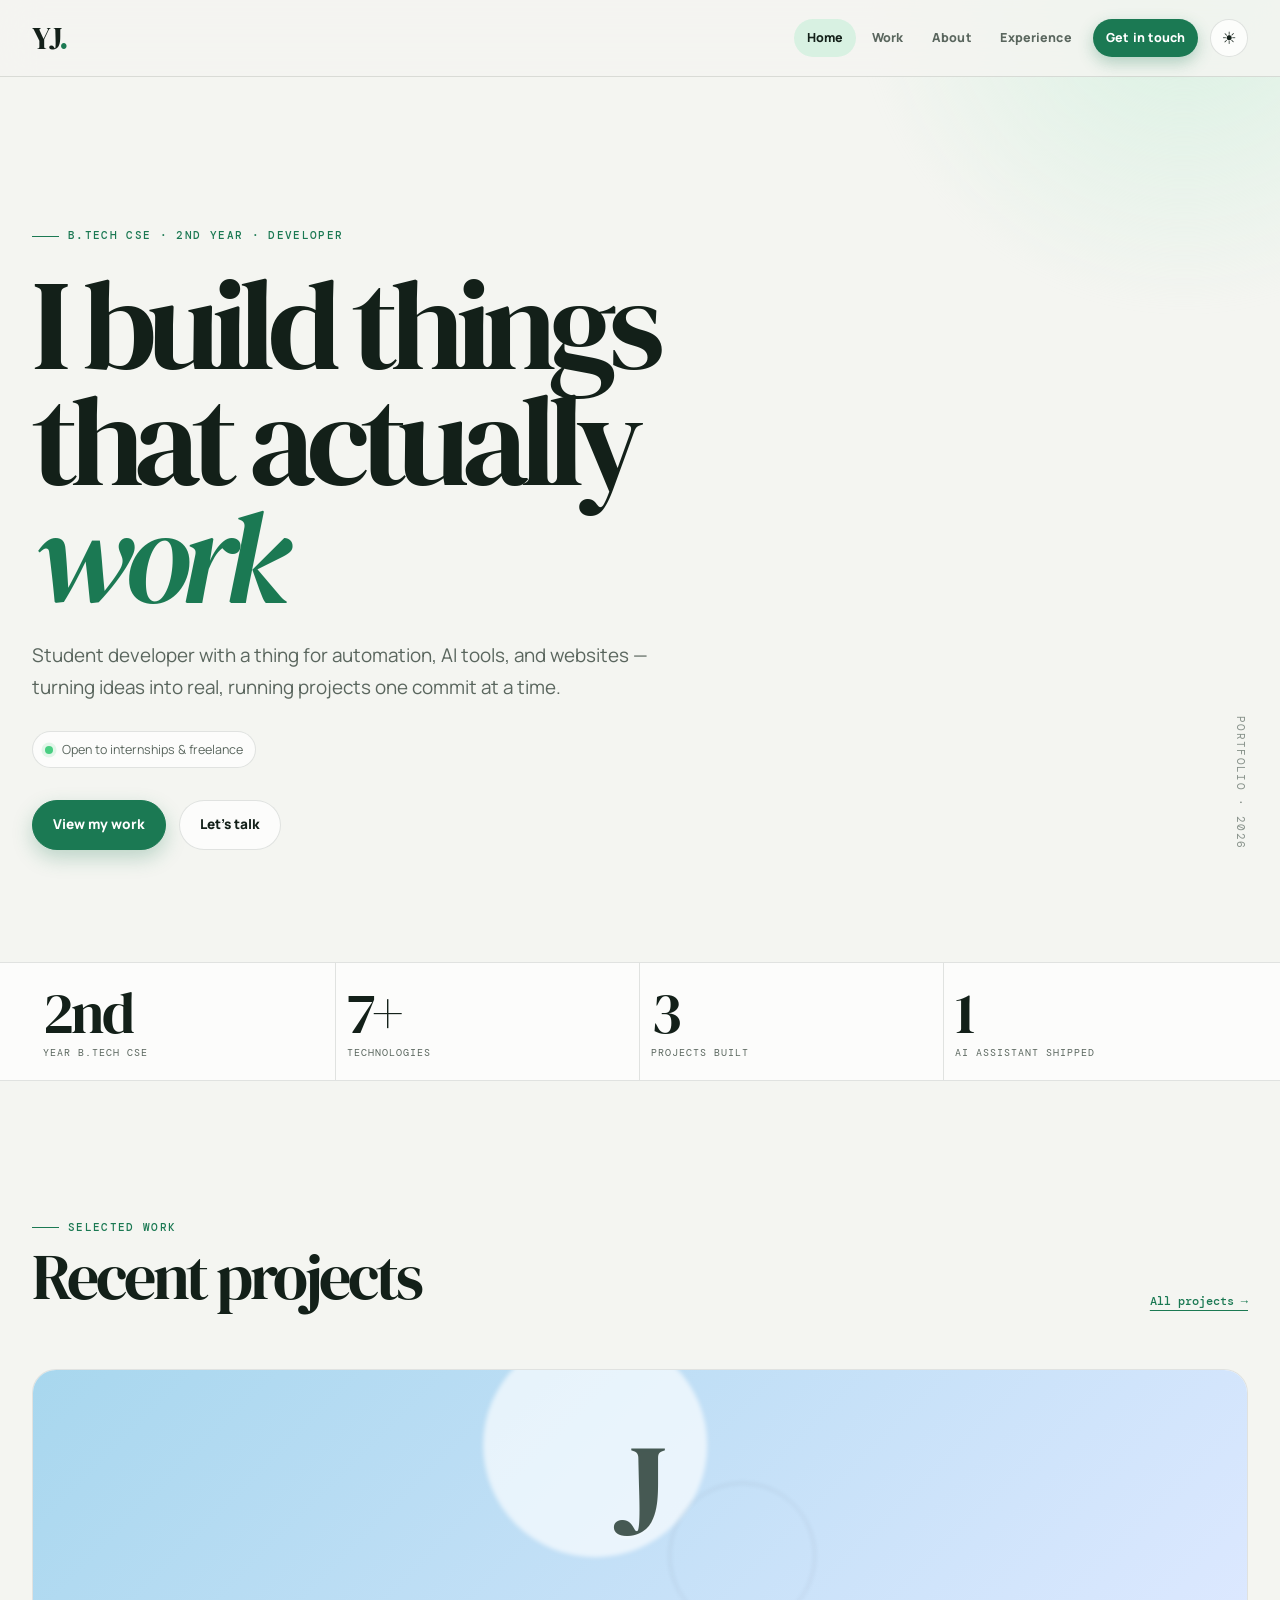
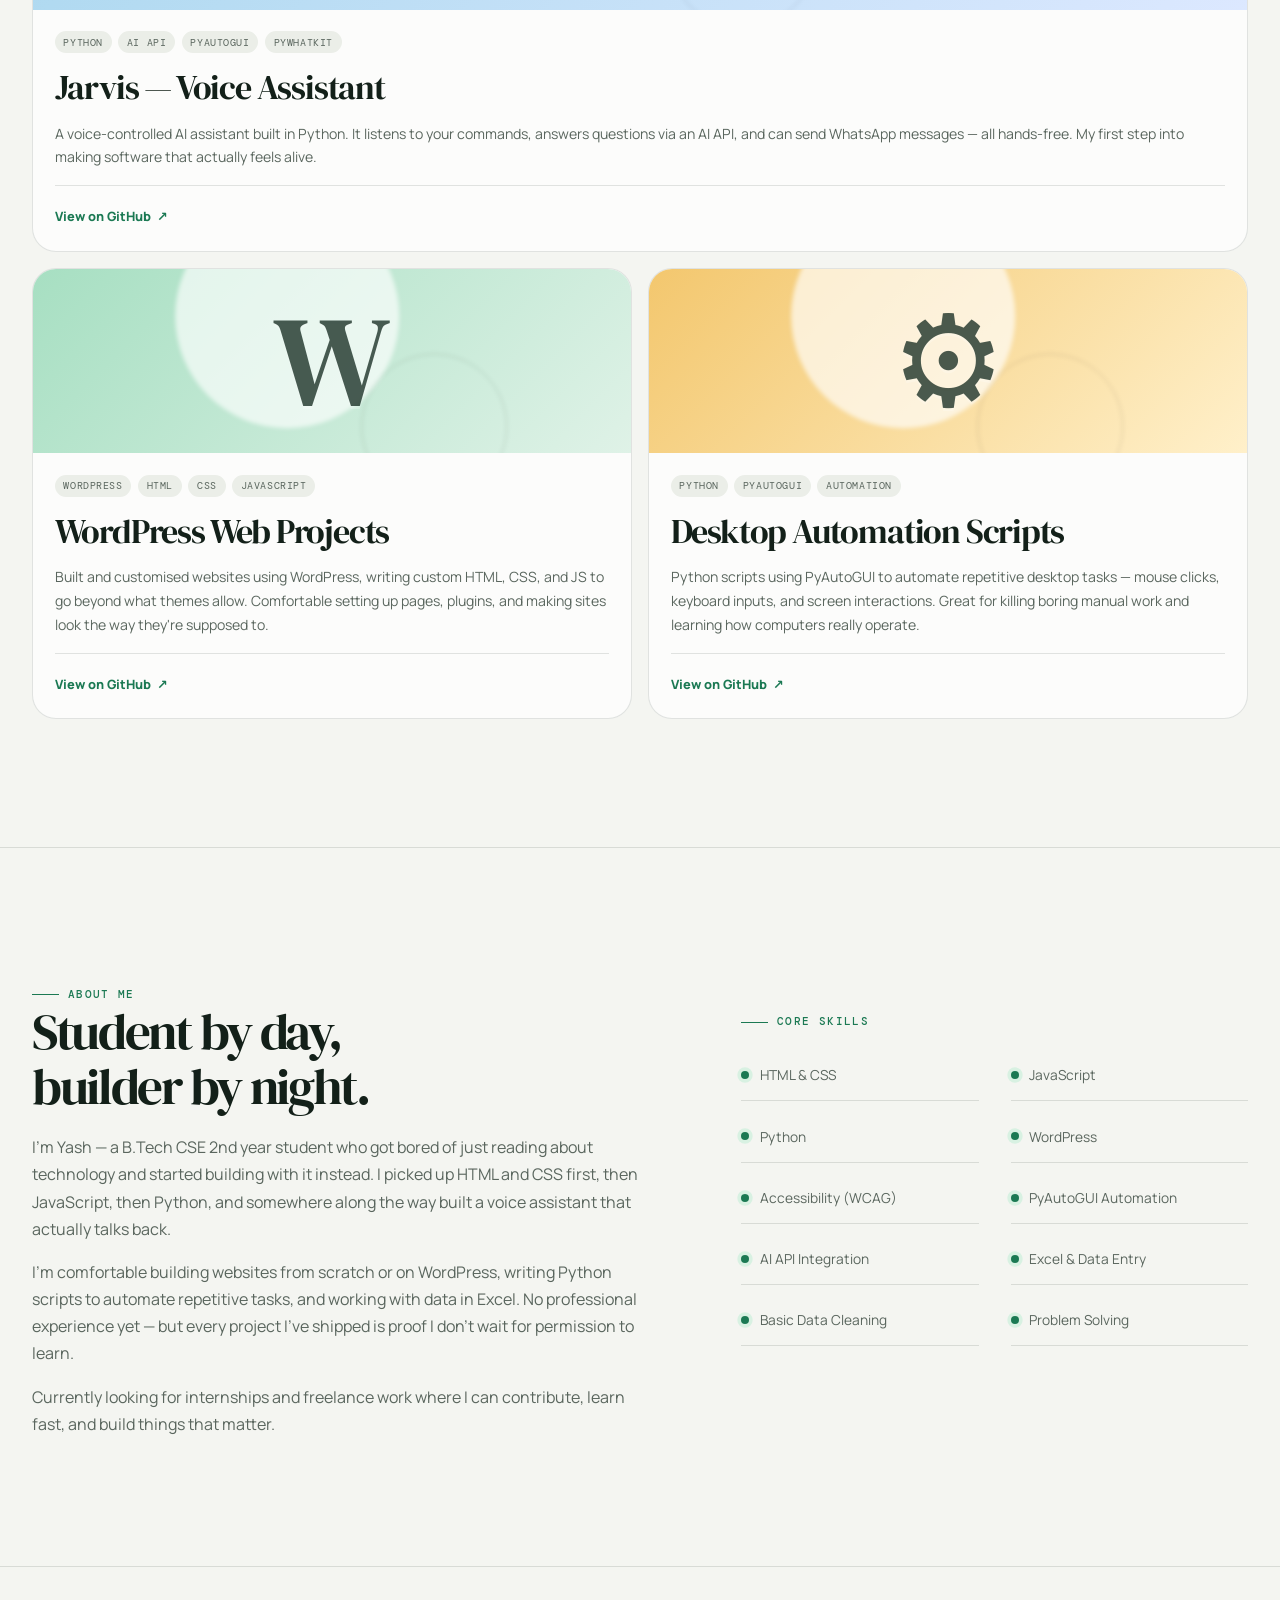
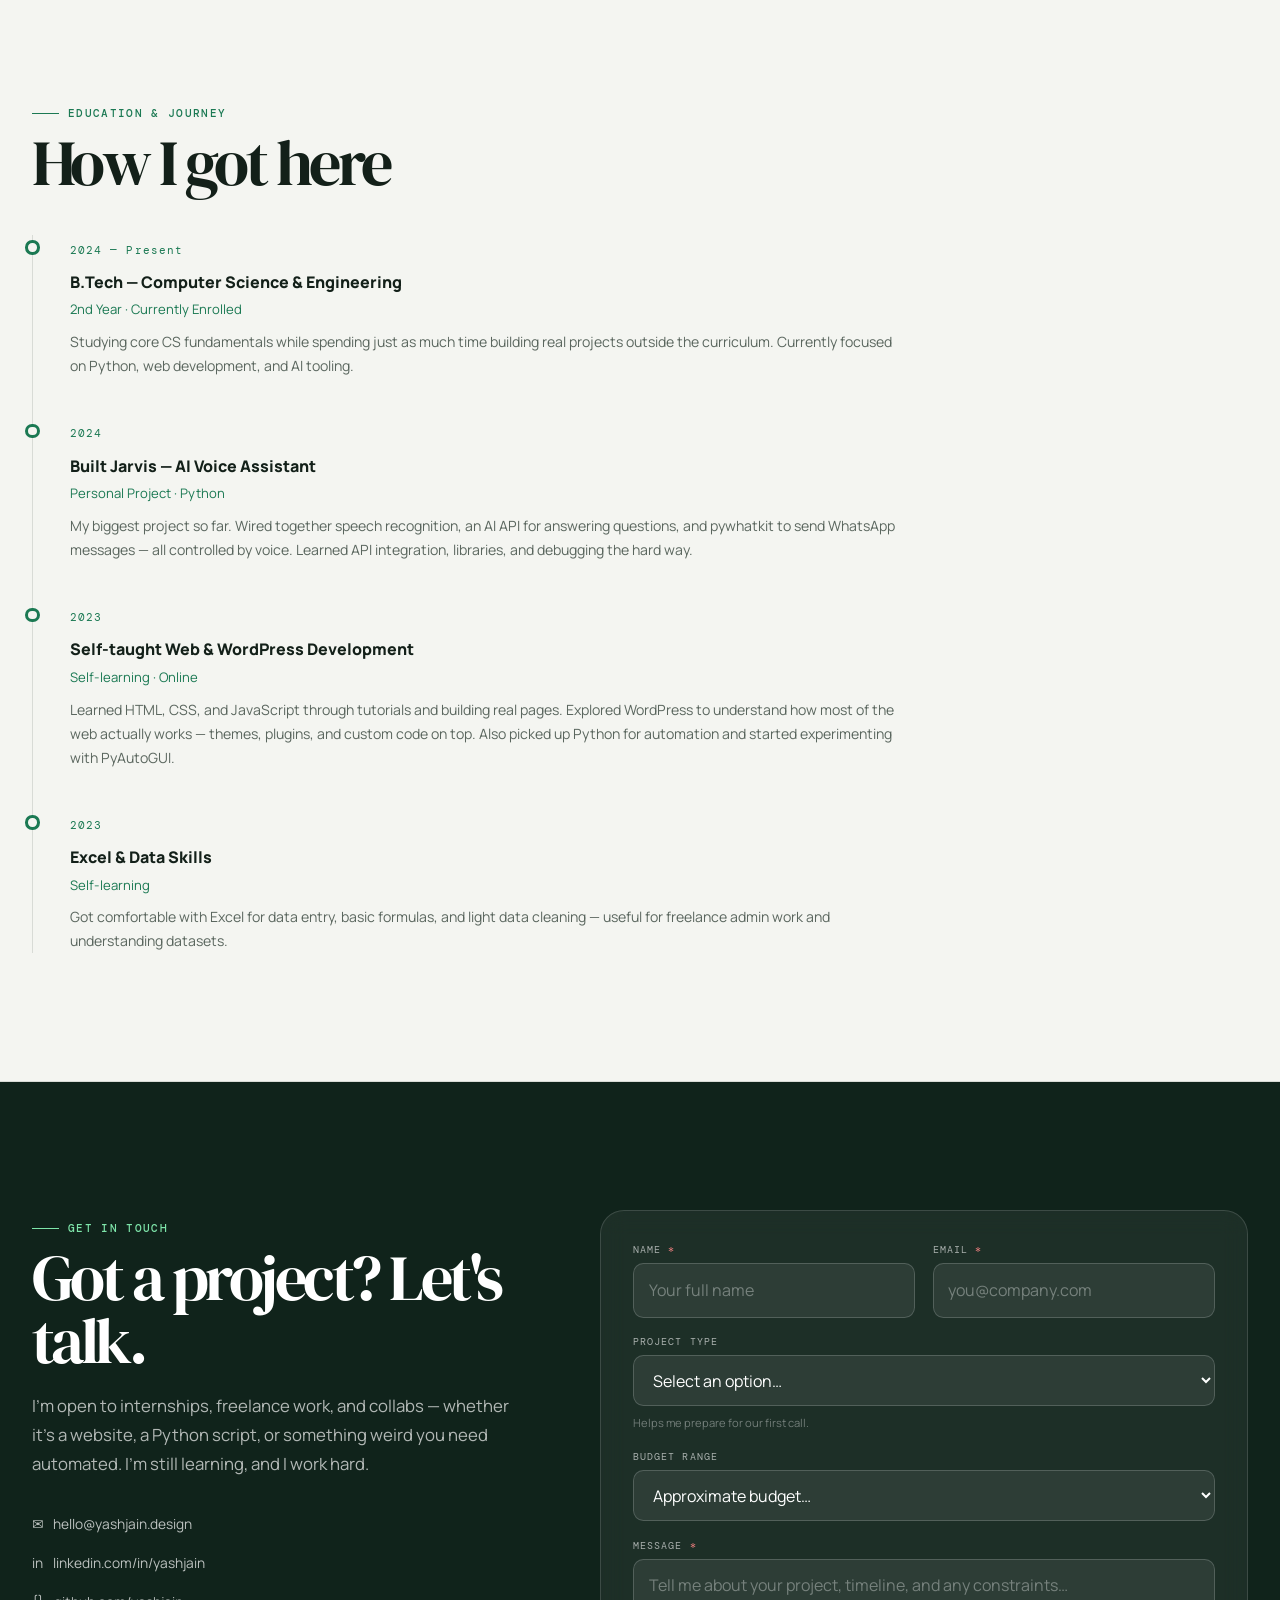
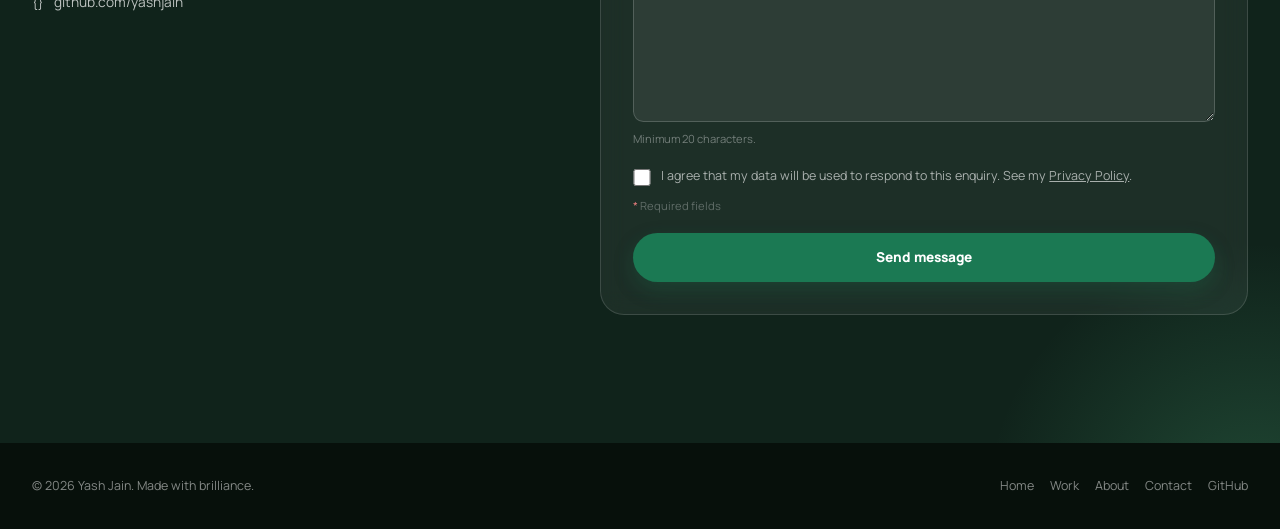
<file: 2nd task/Index.html>
<!DOCTYPE html>
<html lang="en">
<head>
  <meta charset="UTF-8" />
  <meta name="viewport" content="width=device-width, initial-scale=1.0" />

  <!-- Primary SEO Meta Tags -->
  <title>Yash Jain — CSE Student & Developer</title>
  <meta name="description" content="Yash Jain is a B.Tech CSE 2nd year student who builds websites, automates tasks with Python, and creates AI-powered tools. Open to freelance and internship opportunities." />
  <meta name="keywords" content="web developer, python developer, wordpress, automation, student developer, CSE, portfolio, jarvis voice assistant" />
  <meta name="author" content="Yash Jain" />
  <meta name="robots" content="index, follow" />
  <link rel="canonical" href="https://yashjain.design/" />

  <!-- Open Graph / Social -->
  <meta property="og:type" content="website" />
  <meta property="og:url" content="https://yashjain.design/" />
  <meta property="og:title" content="Yash Jain — CSE Student & Developer" />
  <meta property="og:description" content="B.Tech CSE student building websites, Python automations, and AI-powered tools." />
  <meta property="og:image" content="https://yashjain.design/og-image.jpg" />
  <meta property="og:image:alt" content="Yash Jain portfolio preview" />
  <meta property="og:locale" content="en_US" />

  <!-- Twitter Card -->
  <meta name="twitter:card" content="summary_large_image" />
  <meta name="twitter:site" content="@yashjain" />
  <meta name="twitter:title" content="Yash Jain — CSE Student & Developer" />
  <meta name="twitter:description" content="B.Tech CSE student building websites, Python automations, and AI-powered tools." />
  <meta name="twitter:image" content="https://yashjain.design/og-image.jpg" />
  <meta name="twitter:image:alt" content="Yash Jain portfolio preview" />

  <!-- Structured Data (JSON-LD) -->
  <script type="application/ld+json">
  {
    "@context": "https://schema.org",
    "@type": "Person",
    "name": "Yash Jain",
    "url": "https://yashjain.design",
    "jobTitle": "CSE Student & Developer",
    "description": "B.Tech CSE 2nd year student building websites, Python automations, and AI tools.",
    "sameAs": [
      "https://github.com/yashjain",
      "https://linkedin.com/in/yashjain"
    ]
  }
  </script>

  <!-- Fonts -->
  <link rel="preconnect" href="https://fonts.googleapis.com" />
  <link rel="preconnect" href="https://fonts.gstatic.com" crossorigin />
  <link href="https://fonts.googleapis.com/css2?family=DM+Serif+Display:ital@0;1&family=DM+Mono:wght@400;500&family=Inter:wght@400;500;600&display=swap" rel="stylesheet" />

  <!-- CSS -->
  <link rel="stylesheet" href="css/style.css" />
</head>

<body>
  <!-- Skip navigation for keyboard / screen reader users -->
  <a class="skip-link" href="#main-content">Skip to main content</a>

  <!-- ════════════════════════════════════════
       HEADER / PRIMARY NAVIGATION
  ════════════════════════════════════════ -->
  <header class="site-header" role="banner">
    <div class="container">
      <div class="header-inner">
        <!-- Logo / Home link -->
        <a href="#home" class="site-logo" aria-label="Yash Jain — back to top">YJ</a>

        <!-- Mobile menu toggle -->
        <button
          class="nav-toggle"
          aria-controls="primary-nav"
          aria-expanded="false"
          aria-label="Toggle navigation menu"
        >
          <span class="nav-toggle-open"  aria-hidden="true">Menu</span>
          <span class="nav-toggle-close" aria-hidden="true">Close</span>
        </button>

        <button class="theme-toggle" type="button" aria-label="Switch to dark theme" aria-pressed="false">
          <span class="theme-toggle__sun" aria-hidden="true">☀</span>
          <span class="theme-toggle__moon" aria-hidden="true">☾</span>
          <span class="sr-only">Toggle colour theme</span>
        </button>

        <!-- Primary navigation -->
        <nav
          id="primary-nav"
          class="site-nav"
          aria-label="Primary navigation"
          aria-hidden="true"
        >
          <ul class="nav-list" role="list">
            <li><a href="#home"       class="nav-link" aria-current="page">Home</a></li>
            <li><a href="#work"       class="nav-link">Work</a></li>
            <li><a href="#about"      class="nav-link">About</a></li>
            <li><a href="#experience" class="nav-link">Experience</a></li>
            <li><a href="#contact"    class="nav-link-cta">Get in touch</a></li>
          </ul>
        </nav>
      </div>
    </div>
  </header>

  <!-- ════════════════════════════════════════
       MAIN CONTENT
  ════════════════════════════════════════ -->
  <main id="main-content" tabindex="-1">

    <!-- ── HERO ──────────────────────────────────── -->
    <section id="home" aria-labelledby="hero-heading">
      <div class="container">
        <div class="hero-inner">
          <div>
            <span class="eyebrow">B.Tech CSE · 2nd Year · Developer</span>
            <h1 id="hero-heading" class="hero-headline">
              I build things<br />that actually <em>work</em>
            </h1>
            <p class="hero-sub">
              Student developer with a thing for automation, AI tools, and
              websites — turning ideas into real, running projects one commit at a time.
            </p>

            <div class="hero-status" aria-label="Currently open to internships and freelance work">
              <span class="status-dot" aria-hidden="true"></span>
              Open to internships &amp; freelance
            </div>

            <div class="hero-actions">
              <a href="#work"    class="btn-primary">View my work</a>
              <a href="#contact" class="btn-outline">Let's talk</a>
            </div>
          </div>

          <span class="hero-badge" aria-hidden="true">Portfolio · 2026</span>
        </div>
      </div>
    </section>

    <!-- ── STATS BAND ─────────────────────────────── -->
    <section aria-label="Quick facts" class="stats-band">
      <div class="container">
        <ul class="stats-list" role="list">
          <li>
            <span class="stat-value" aria-label="2nd year B.Tech student">2nd</span>
            <span class="stat-label">Year B.Tech CSE</span>
          </li>
          <li>
            <span class="stat-value" aria-label="7 technologies learned">7+</span>
            <span class="stat-label">Technologies</span>
          </li>
          <li>
            <span class="stat-value" aria-label="3 personal projects built">3</span>
            <span class="stat-label">Projects built</span>
          </li>
          <li>
            <span class="stat-value" aria-label="1 voice AI assistant shipped">1</span>
            <span class="stat-label">AI assistant shipped</span>
          </li>
        </ul>
      </div>
    </section>

    <!-- ── SELECTED WORK ──────────────────────────── -->
    <section id="work" class="section" aria-labelledby="work-heading">
      <div class="container">
        <header class="section-header">
          <div>
            <span class="eyebrow">Selected work</span>
            <h2 id="work-heading" class="section-title">Recent projects</h2>
          </div>
          <a href="#work" class="section-link" aria-label="Browse all projects">All projects →</a>
        </header>

        <!-- Project grid -->
        <div class="projects-grid" role="list" aria-label="Portfolio projects">

          <!-- Project 1: Jarvis -->
          <article class="project-card" role="listitem" aria-labelledby="proj1-title">
            <div class="project-thumb" data-hue="blue" role="img" aria-label="Jarvis — AI voice assistant preview">
              <span class="project-thumb-inner" aria-hidden="true">J</span>
            </div>
            <div class="project-body">
              <ul class="project-tags" aria-label="Technologies used">
                <li class="project-tag">Python</li>
                <li class="project-tag">AI API</li>
                <li class="project-tag">PyAutoGUI</li>
                <li class="project-tag">pywhatkit</li>
              </ul>
              <h3 id="proj1-title" class="project-title">Jarvis — Voice Assistant</h3>
              <p class="project-desc">
                A voice-controlled AI assistant built in Python. It listens to your commands,
                answers questions via an AI API, and can send WhatsApp messages — all hands-free.
                My first step into making software that actually feels alive.
              </p>
              <footer class="project-footer">
                <a href="https://github.com/yashjain" class="project-link" aria-label="View Jarvis source code on GitHub" rel="noopener noreferrer" target="_blank">
                  View on GitHub
                  <span aria-hidden="true">↗</span>
                </a>
              </footer>
            </div>
          </article>

          <!-- Project 2: WordPress site -->
          <article class="project-card" role="listitem" aria-labelledby="proj2-title">
            <div class="project-thumb" data-hue="green" role="img" aria-label="WordPress website project preview">
              <span class="project-thumb-inner" aria-hidden="true">W</span>
            </div>
            <div class="project-body">
              <ul class="project-tags" aria-label="Technologies used">
                <li class="project-tag">WordPress</li>
                <li class="project-tag">HTML</li>
                <li class="project-tag">CSS</li>
                <li class="project-tag">JavaScript</li>
              </ul>
              <h3 id="proj2-title" class="project-title">WordPress Web Projects</h3>
              <p class="project-desc">
                Built and customised websites using WordPress, writing custom HTML, CSS, and JS
                to go beyond what themes allow. Comfortable setting up pages, plugins, and
                making sites look the way they're supposed to.
              </p>
              <footer class="project-footer">
                <a href="https://github.com/yashjain" class="project-link" aria-label="View projects on GitHub" rel="noopener noreferrer" target="_blank">
                  View on GitHub
                  <span aria-hidden="true">↗</span>
                </a>
              </footer>
            </div>
          </article>

          <!-- Project 3: Python Automation -->
          <article class="project-card" role="listitem" aria-labelledby="proj3-title">
            <div class="project-thumb" data-hue="amber" role="img" aria-label="Python automation scripts preview">
              <span class="project-thumb-inner" aria-hidden="true">⚙</span>
            </div>
            <div class="project-body">
              <ul class="project-tags" aria-label="Technologies used">
                <li class="project-tag">Python</li>
                <li class="project-tag">PyAutoGUI</li>
                <li class="project-tag">Automation</li>
              </ul>
              <h3 id="proj3-title" class="project-title">Desktop Automation Scripts</h3>
              <p class="project-desc">
                Python scripts using PyAutoGUI to automate repetitive desktop tasks —
                mouse clicks, keyboard inputs, and screen interactions. Great for killing
                boring manual work and learning how computers really operate.
              </p>
              <footer class="project-footer">
                <a href="https://github.com/yashjain" class="project-link" aria-label="View automation scripts on GitHub" rel="noopener noreferrer" target="_blank">
                  View on GitHub
                  <span aria-hidden="true">↗</span>
                </a>
              </footer>
            </div>
          </article>

        </div>
      </div>
    </section>

    <!-- ── ABOUT ──────────────────────────────────── -->
    <section id="about" class="section" aria-labelledby="about-heading">
      <div class="container">
        <span class="eyebrow">About me</span>
        <div class="about-grid">
          <div class="about-body">
            <p class="about-lead" id="about-heading">
              Student by day,<br />builder by night.
            </p>
            <p>
              I'm Yash — a B.Tech CSE 2nd year student who got bored of just reading
              about technology and started building with it instead. I picked up HTML and CSS
              first, then JavaScript, then Python, and somewhere along the way built a voice
              assistant that actually talks back.
            </p>
            <p>
              I'm comfortable building websites from scratch or on WordPress, writing Python
              scripts to automate repetitive tasks, and working with data in Excel. No
              professional experience yet — but every project I've shipped is proof I don't
              wait for permission to learn.
            </p>
            <p>
              Currently looking for internships and freelance work where I can contribute,
              learn fast, and build things that matter.
            </p>
          </div>

          <div>
            <h3 class="eyebrow" style="margin-bottom:1.25rem">Core skills</h3>
            <ul class="skills-grid" role="list" aria-label="List of core skills">
              <li class="skill-item"><span class="skill-dot" aria-hidden="true"></span>HTML &amp; CSS</li>
              <li class="skill-item"><span class="skill-dot" aria-hidden="true"></span>JavaScript</li>
              <li class="skill-item"><span class="skill-dot" aria-hidden="true"></span>Python</li>
              <li class="skill-item"><span class="skill-dot" aria-hidden="true"></span>WordPress</li>
              <li class="skill-item"><span class="skill-dot" aria-hidden="true"></span>Accessibility (WCAG)</li>
              <li class="skill-item"><span class="skill-dot" aria-hidden="true"></span>PyAutoGUI Automation</li>
              <li class="skill-item"><span class="skill-dot" aria-hidden="true"></span>AI API Integration</li>
              <li class="skill-item"><span class="skill-dot" aria-hidden="true"></span>Excel &amp; Data Entry</li>
              <li class="skill-item"><span class="skill-dot" aria-hidden="true"></span>Basic Data Cleaning</li>
              <li class="skill-item"><span class="skill-dot" aria-hidden="true"></span>Problem Solving</li>
            </ul>
          </div>
        </div>
      </div>
    </section>

    <!-- ── EXPERIENCE ─────────────────────────────── -->
    <section id="experience" class="section" aria-labelledby="exp-heading">
      <div class="container">
        <span class="eyebrow">Education &amp; Journey</span>
        <h2 id="exp-heading" class="section-title" style="margin-bottom:2.5rem">How I got here</h2>

        <ol class="timeline" aria-label="Education and learning journey">

          <li class="timeline-item">
            <div class="timeline-dot" aria-hidden="true"></div>
            <time class="timeline-date" datetime="2024">2024 — Present</time>
            <p class="timeline-role">B.Tech — Computer Science &amp; Engineering</p>
            <p class="timeline-company">2nd Year · Currently Enrolled</p>
            <p class="timeline-desc">
              Studying core CS fundamentals while spending just as much time building real
              projects outside the curriculum. Currently focused on Python, web development,
              and AI tooling.
            </p>
          </li>

          <li class="timeline-item">
            <div class="timeline-dot" aria-hidden="true"></div>
            <time class="timeline-date" datetime="2024">2024</time>
            <p class="timeline-role">Built Jarvis — AI Voice Assistant</p>
            <p class="timeline-company">Personal Project · Python</p>
            <p class="timeline-desc">
              My biggest project so far. Wired together speech recognition, an AI API for
              answering questions, and pywhatkit to send WhatsApp messages — all controlled
              by voice. Learned API integration, libraries, and debugging the hard way.
            </p>
          </li>

          <li class="timeline-item">
            <div class="timeline-dot" aria-hidden="true"></div>
            <time class="timeline-date" datetime="2023">2023</time>
            <p class="timeline-role">Self-taught Web &amp; WordPress Development</p>
            <p class="timeline-company">Self-learning · Online</p>
            <p class="timeline-desc">
              Learned HTML, CSS, and JavaScript through tutorials and building real pages.
              Explored WordPress to understand how most of the web actually works — themes,
              plugins, and custom code on top. Also picked up Python for automation and
              started experimenting with PyAutoGUI.
            </p>
          </li>

          <li class="timeline-item">
            <div class="timeline-dot" aria-hidden="true"></div>
            <time class="timeline-date" datetime="2023">2023</time>
            <p class="timeline-role">Excel &amp; Data Skills</p>
            <p class="timeline-company">Self-learning</p>
            <p class="timeline-desc">
              Got comfortable with Excel for data entry, basic formulas, and light data
              cleaning — useful for freelance admin work and understanding datasets.
            </p>
          </li>

        </ol>
      </div>
    </section>

    <!-- ── CONTACT ────────────────────────────────── -->
    <section id="contact" class="section" aria-labelledby="contact-heading">
      <div class="container">
        <div class="contact-grid">

          <!-- Left: intro -->
          <div>
            <span class="eyebrow">Get in touch</span>
            <h2 id="contact-heading" class="section-title" style="margin-bottom:1.25rem">
              Got a project? Let's talk.
            </h2>
            <p class="contact-intro">
              I'm open to internships, freelance work, and collabs —
              whether it's a website, a Python script, or something weird
              you need automated. I'm still learning, and I work hard.
            </p>
            <ul class="contact-detail" aria-label="Contact details">
              <li>
                <a href="mailto:hello@yashjain.design" aria-label="Email: hello@yashjain.design">
                  <span aria-hidden="true">✉</span> hello@yashjain.design
                </a>
              </li>
              <li>
                <a href="https://linkedin.com/in/yashjain" aria-label="LinkedIn profile" rel="noopener noreferrer" target="_blank">
                  <span aria-hidden="true">in</span> linkedin.com/in/yashjain
                </a>
              </li>
              <li>
                <a href="https://github.com/yashjain" aria-label="GitHub profile" rel="noopener noreferrer" target="_blank">
                  <span aria-hidden="true">{}</span> github.com/yashjain
                </a>
              </li>
            </ul>
          </div>

          <!-- Right: form -->
          <div>
            <!--
              ARIA live region for status messages.
              role="status" for success (non-urgent), role="alert" for error (urgent).
            -->
            <div
              id="form-status"
              class="form-status"
              aria-atomic="true"
              aria-live="polite"
            ></div>

            <form
              id="contact-form"
              class="contact-form"
              novalidate
              aria-label="Contact form"
            >
              <!-- Name + Email row -->
              <div class="form-row">
                <div class="field">
                  <label for="cf-name">
                    Name <span aria-hidden="true" style="color:#f08080">*</span>
                  </label>
                  <input
                    type="text"
                    id="cf-name"
                    name="name"
                    autocomplete="name"
                    placeholder="Your full name"
                    required
                    aria-required="true"
                    aria-describedby="cf-name-error"
                  />
                  <span id="cf-name-error" class="field-error" role="alert">Please enter your name.</span>
                </div>

                <div class="field">
                  <label for="cf-email">
                    Email <span aria-hidden="true" style="color:#f08080">*</span>
                  </label>
                  <input
                    type="email"
                    id="cf-email"
                    name="email"
                    autocomplete="email"
                    placeholder="you@company.com"
                    required
                    aria-required="true"
                    aria-describedby="cf-email-error"
                  />
                  <span id="cf-email-error" class="field-error" role="alert">Please enter a valid email address.</span>
                </div>
              </div>

              <!-- Project type -->
              <div class="field">
                <label for="cf-type">Project type</label>
                <select id="cf-type" name="project_type" aria-describedby="cf-type-hint">
                  <option value=""           selected disabled>Select an option…</option>
                  <option value="website">Website (HTML/CSS/JS)</option>
                  <option value="wordpress">WordPress Site</option>
                  <option value="python">Python Script / Automation</option>
                  <option value="data">Excel / Data Entry / Cleaning</option>
                  <option value="internship">Internship Opportunity</option>
                  <option value="other">Something else</option>
                </select>
                <span id="cf-type-hint" class="field-hint">Helps me prepare for our first call.</span>
              </div>

              <!-- Budget -->
              <div class="field">
                <label for="cf-budget">Budget range</label>
                <select id="cf-budget" name="budget">
                  <option value=""           selected disabled>Approximate budget…</option>
                  <option value="<2k">Under ₹2,000</option>
                  <option value="2-5k">₹2,000 – ₹5,000</option>
                  <option value="5-15k">₹5,000 – ₹15,000</option>
                  <option value="15k+">₹15,000+</option>
                  <option value="discuss">Let's discuss</option>
                </select>
              </div>

              <!-- Message -->
              <div class="field">
                <label for="cf-message">
                  Message <span aria-hidden="true" style="color:#f08080">*</span>
                </label>
                <textarea
                  id="cf-message"
                  name="message"
                  rows="5"
                  placeholder="Tell me about your project, timeline, and any constraints…"
                  required
                  aria-required="true"
                  aria-describedby="cf-message-error cf-message-hint"
                  minlength="20"
                ></textarea>
                <span id="cf-message-hint" class="field-hint">Minimum 20 characters.</span>
                <span id="cf-message-error" class="field-error" role="alert">Please describe your project (at least 20 characters).</span>
              </div>

              <!-- Consent checkbox -->
              <div class="field">
                <div class="field-check">
                  <input
                    type="checkbox"
                    id="cf-consent"
                    name="consent"
                    required
                    aria-required="true"
                    aria-describedby="cf-consent-error"
                  />
                  <label for="cf-consent">
                    I agree that my data will be used to respond to this enquiry.
                    See my <a href="#contact">Privacy Policy</a>.
                  </label>
                </div>
                <span id="cf-consent-error" class="field-error" role="alert">Please accept the privacy policy.</span>
              </div>

              <!-- Required field legend -->
              <p style="font-size:0.7rem;color:rgba(255,255,255,0.3);margin-top:-0.5rem">
                <span aria-hidden="true" style="color:#f08080">*</span> Required fields
              </p>

              <!-- Submit -->
              <button
                type="submit"
                id="cf-submit"
                class="btn-submit"
                aria-describedby="form-status"
              >
                <span class="btn-text">Send message</span>
              </button>
            </form>
          </div>
        </div>
      </div>
    </section>

  </main><!-- /main -->

  <!-- ════════════════════════════════════════
       FOOTER
  ════════════════════════════════════════ -->
  <footer class="site-footer" role="contentinfo">
    <div class="container">
      <div class="footer-inner">
        <p>
          <span aria-hidden="true">©</span>
          <span class="sr-only">Copyright</span>
          <time datetime="2026">2026</time> Yash Jain. Made with brilliance.
        </p>
        <nav aria-label="Footer navigation">
          <ul class="footer-links" role="list">
            <li><a href="#home">Home</a></li>
            <li><a href="#work">Work</a></li>
            <li><a href="#about">About</a></li>
            <li><a href="#contact">Contact</a></li>
            <li>
              <a
                href="https://github.com/yashjain"
                rel="noopener noreferrer"
                target="_blank"
                aria-label="GitHub profile (opens in new tab)"
              >GitHub</a>
            </li>
          </ul>
        </nav>
      </div>
    </div>
  </footer>

  <!-- ════════════════════════════════════════
       JAVASCRIPT
  ════════════════════════════════════════ -->
  <script src="js/script.js"></script>

</body>
</html>
</file>
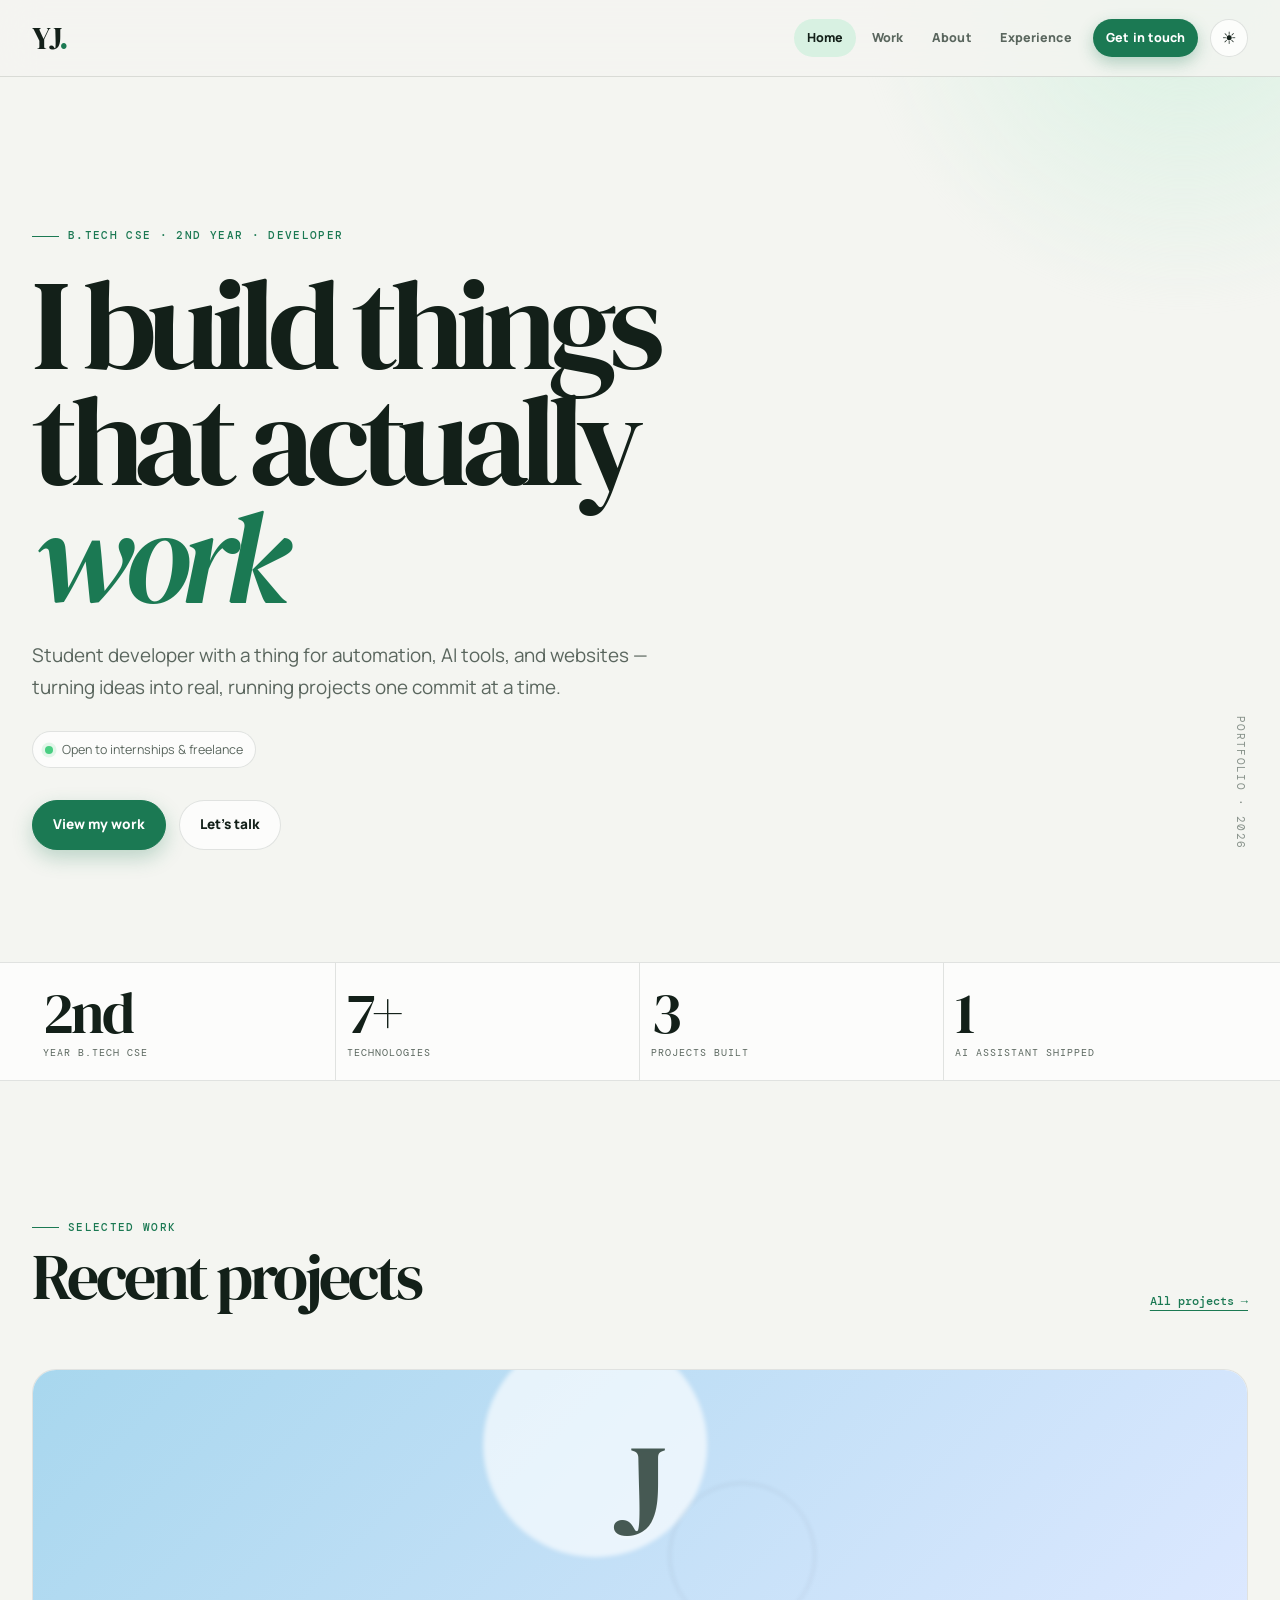
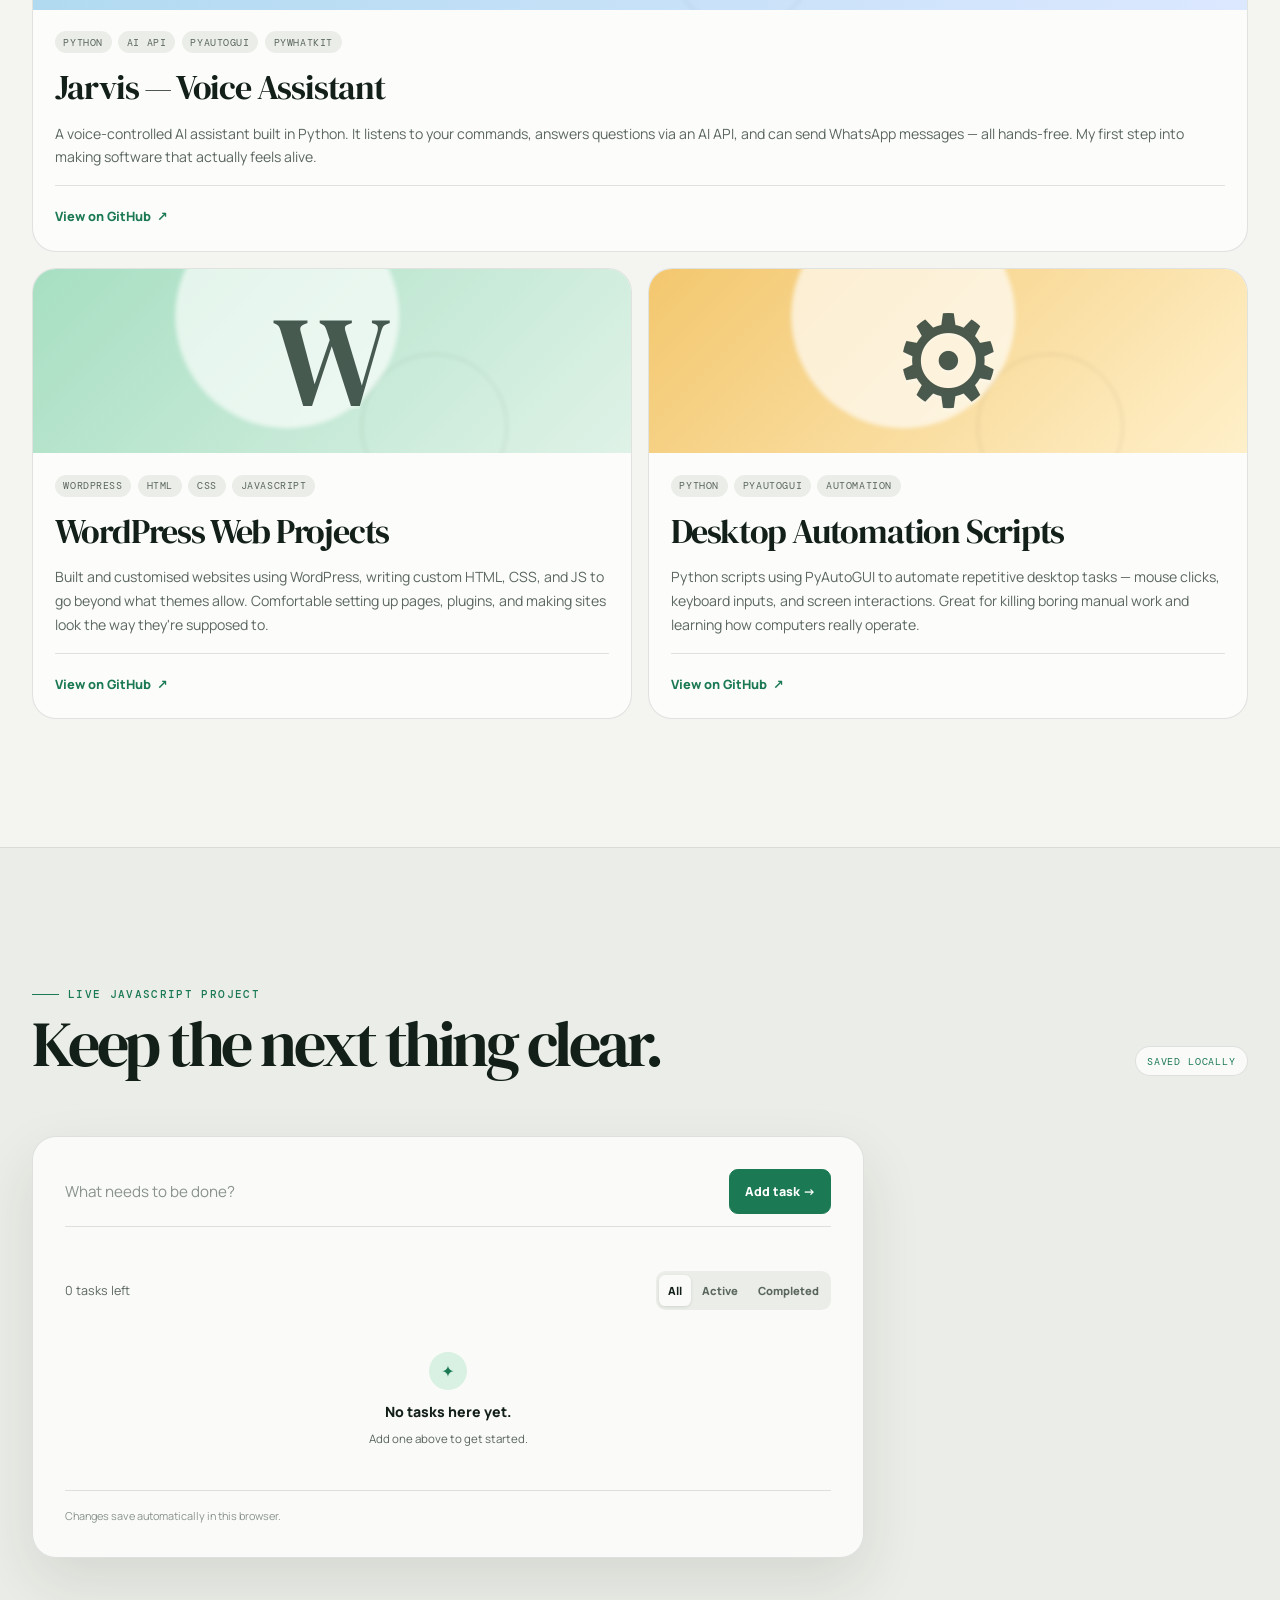
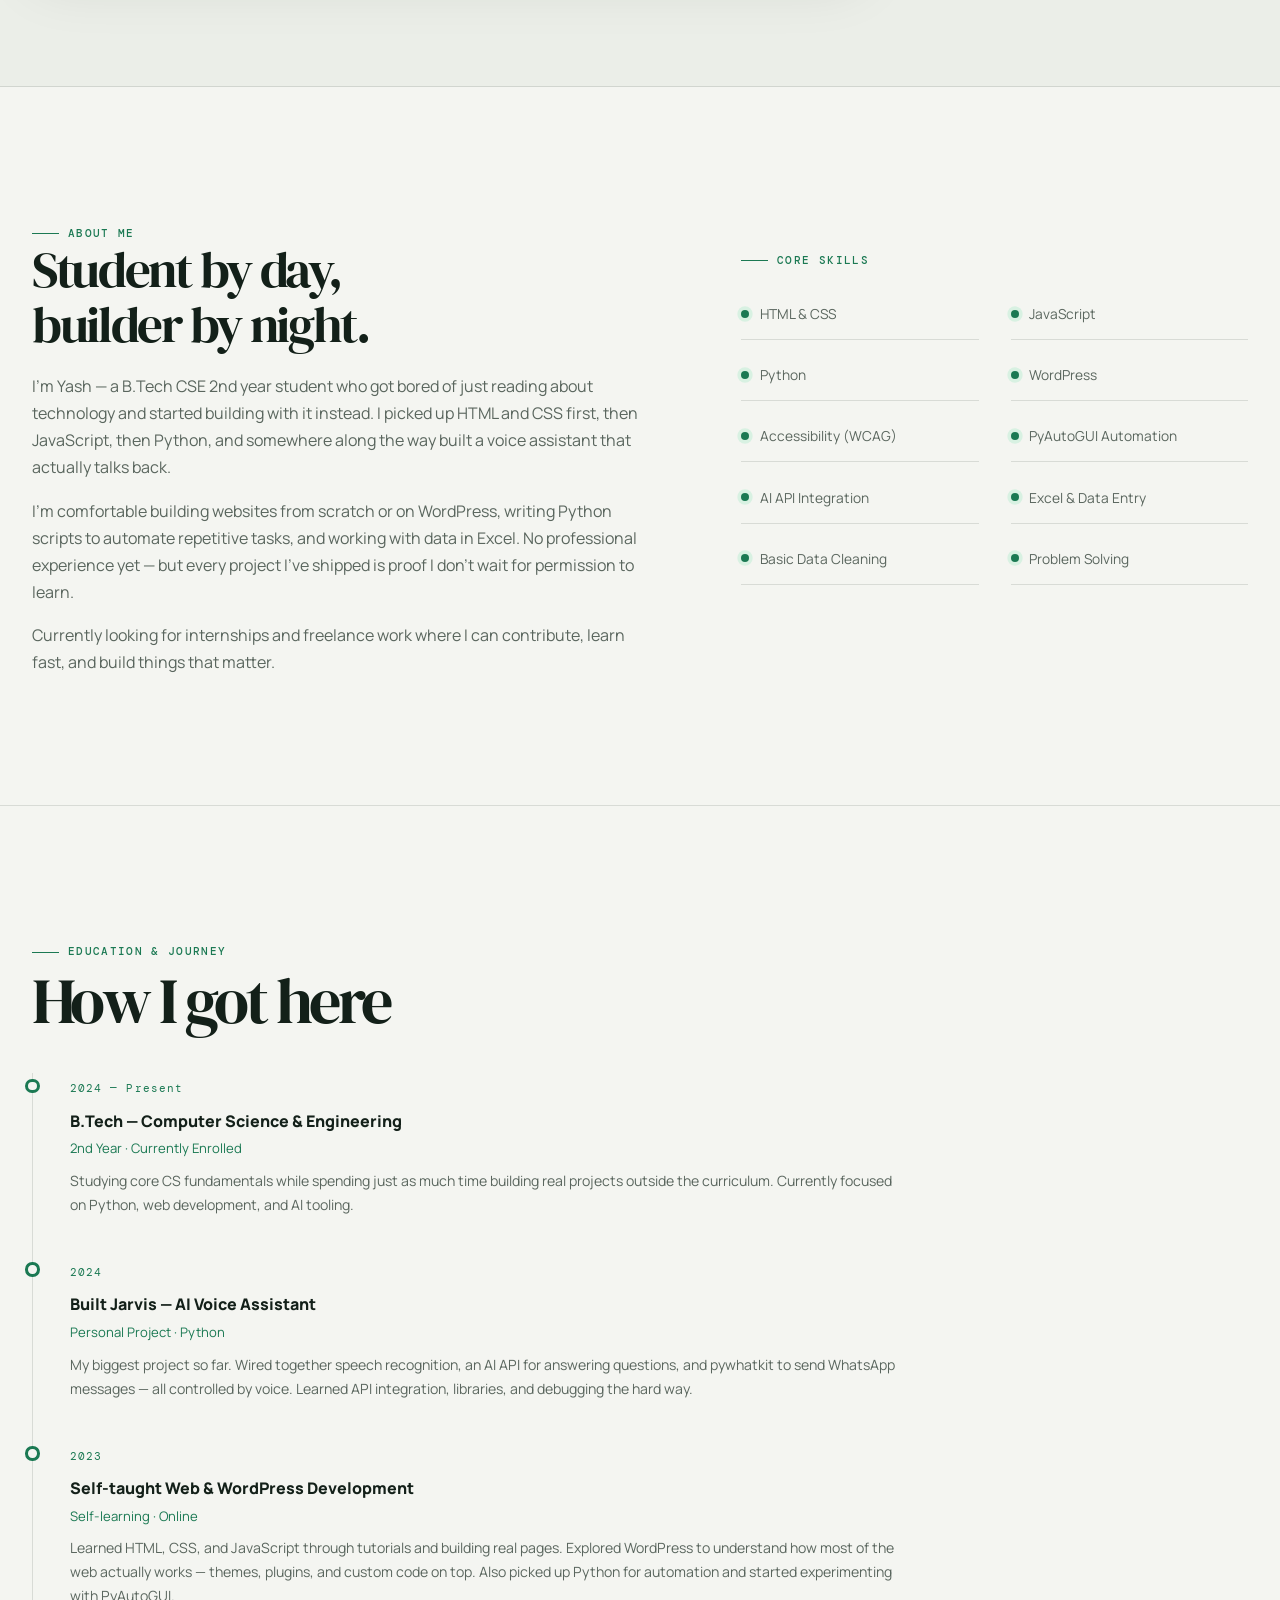
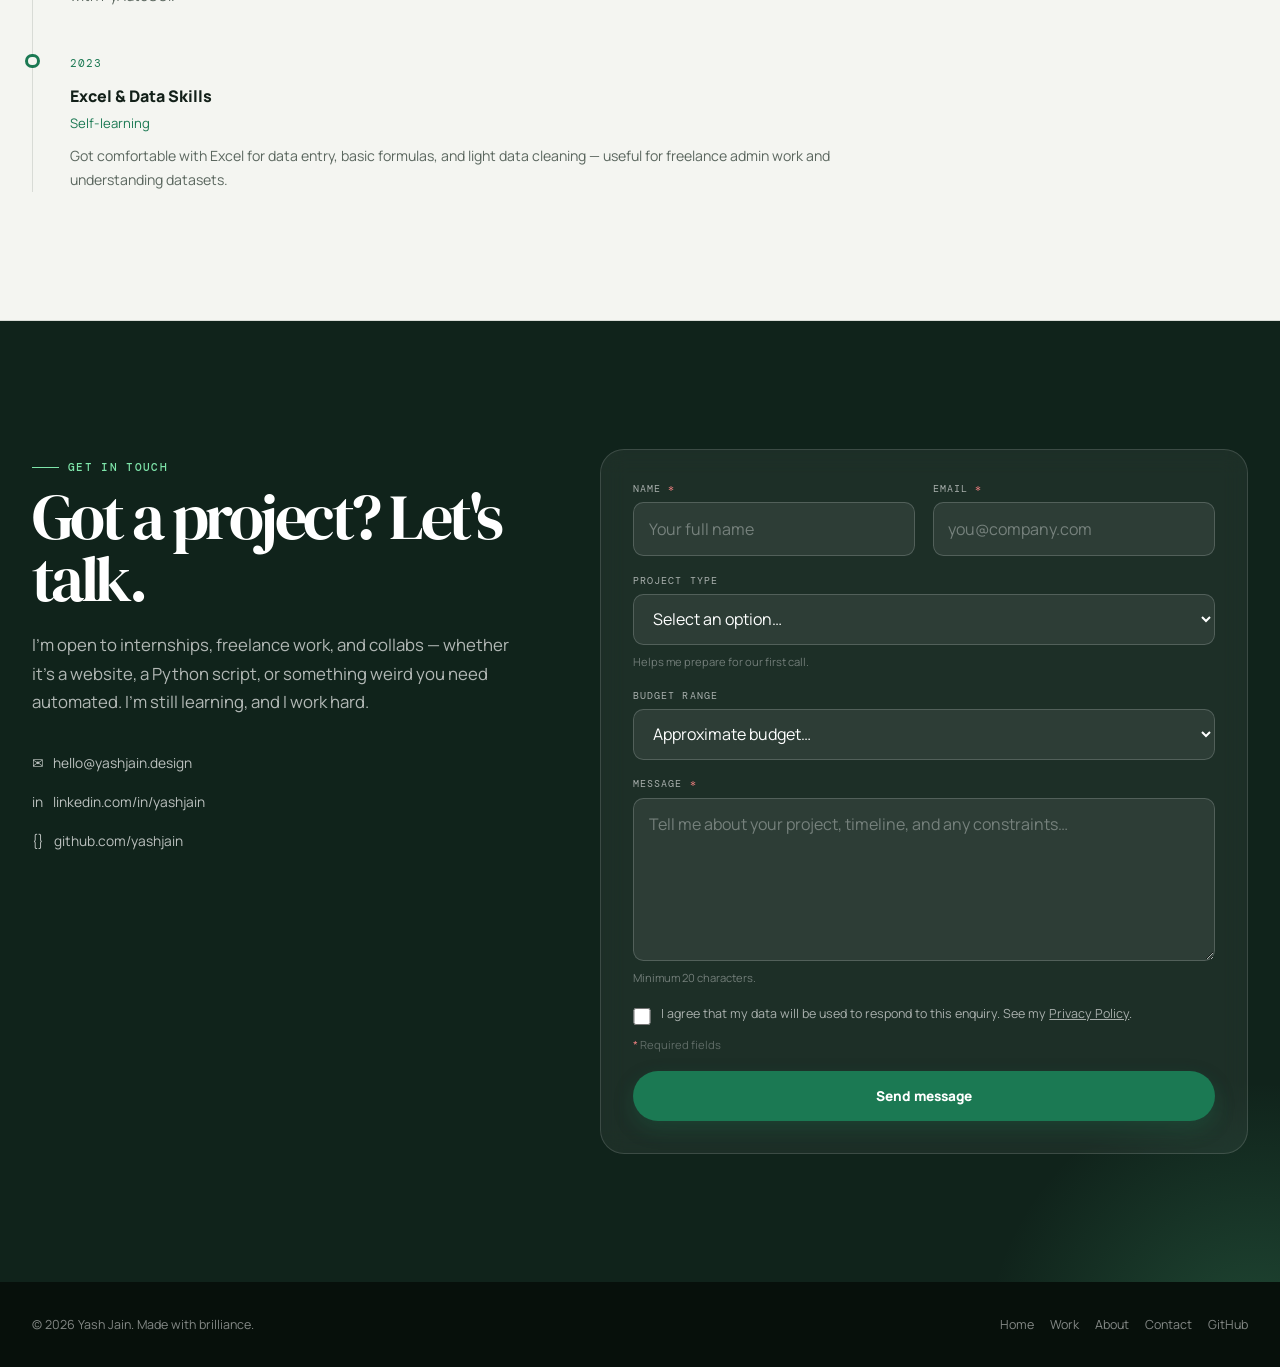
<file: 3rd task/Index.html>
<!DOCTYPE html>
<html lang="en">
<head>
  <meta charset="UTF-8" />
  <meta name="viewport" content="width=device-width, initial-scale=1.0" />

  <!-- Primary SEO Meta Tags -->
  <title>Yash Jain — CSE Student & Developer</title>
  <meta name="description" content="Yash Jain is a B.Tech CSE 2nd year student who builds websites, automates tasks with Python, and creates AI-powered tools. Open to freelance and internship opportunities." />
  <meta name="keywords" content="web developer, python developer, wordpress, automation, student developer, CSE, portfolio, jarvis voice assistant" />
  <meta name="author" content="Yash Jain" />
  <meta name="robots" content="index, follow" />
  <link rel="canonical" href="https://yashjain.design/" />

  <!-- Open Graph / Social -->
  <meta property="og:type" content="website" />
  <meta property="og:url" content="https://yashjain.design/" />
  <meta property="og:title" content="Yash Jain — CSE Student & Developer" />
  <meta property="og:description" content="B.Tech CSE student building websites, Python automations, and AI-powered tools." />
  <meta property="og:image" content="https://yashjain.design/og-image.jpg" />
  <meta property="og:image:alt" content="Yash Jain portfolio preview" />
  <meta property="og:locale" content="en_US" />

  <!-- Twitter Card -->
  <meta name="twitter:card" content="summary_large_image" />
  <meta name="twitter:site" content="@yashjain" />
  <meta name="twitter:title" content="Yash Jain — CSE Student & Developer" />
  <meta name="twitter:description" content="B.Tech CSE student building websites, Python automations, and AI-powered tools." />
  <meta name="twitter:image" content="https://yashjain.design/og-image.jpg" />
  <meta name="twitter:image:alt" content="Yash Jain portfolio preview" />

  <!-- Structured Data (JSON-LD) -->
  <script type="application/ld+json">
  {
    "@context": "https://schema.org",
    "@type": "Person",
    "name": "Yash Jain",
    "url": "https://yashjain.design",
    "jobTitle": "CSE Student & Developer",
    "description": "B.Tech CSE 2nd year student building websites, Python automations, and AI tools.",
    "sameAs": [
      "https://github.com/yashjain",
      "https://linkedin.com/in/yashjain"
    ]
  }
  </script>

  <!-- Fonts -->
  <link rel="preconnect" href="https://fonts.googleapis.com" />
  <link rel="preconnect" href="https://fonts.gstatic.com" crossorigin />
  <link href="https://fonts.googleapis.com/css2?family=DM+Serif+Display:ital@0;1&family=DM+Mono:wght@400;500&family=Inter:wght@400;500;600&display=swap" rel="stylesheet" />

  <!-- CSS -->
  <link rel="stylesheet" href="css/style.css" />
</head>

<body>
  <!-- Skip navigation for keyboard / screen reader users -->
  <a class="skip-link" href="#main-content">Skip to main content</a>

  <!-- ════════════════════════════════════════
       HEADER / PRIMARY NAVIGATION
  ════════════════════════════════════════ -->
  <header class="site-header" role="banner">
    <div class="container">
      <div class="header-inner">
        <!-- Logo / Home link -->
        <a href="#home" class="site-logo" aria-label="Yash Jain — back to top">YJ</a>

        <!-- Mobile menu toggle -->
        <button
          class="nav-toggle"
          aria-controls="primary-nav"
          aria-expanded="false"
          aria-label="Toggle navigation menu"
        >
          <span class="nav-toggle-open"  aria-hidden="true">Menu</span>
          <span class="nav-toggle-close" aria-hidden="true">Close</span>
        </button>

        <button class="theme-toggle" type="button" aria-label="Switch to dark theme" aria-pressed="false">
          <span class="theme-toggle__sun" aria-hidden="true">☀</span>
          <span class="theme-toggle__moon" aria-hidden="true">☾</span>
          <span class="sr-only">Toggle colour theme</span>
        </button>

        <!-- Primary navigation -->
        <nav
          id="primary-nav"
          class="site-nav"
          aria-label="Primary navigation"
          aria-hidden="true"
        >
          <ul class="nav-list" role="list">
            <li><a href="#home"       class="nav-link" aria-current="page">Home</a></li>
            <li><a href="#work"       class="nav-link">Work</a></li>
            <li><a href="#about"      class="nav-link">About</a></li>
            <li><a href="#experience" class="nav-link">Experience</a></li>
            <li><a href="#contact"    class="nav-link-cta">Get in touch</a></li>
          </ul>
        </nav>
      </div>
    </div>
  </header>

  <!-- ════════════════════════════════════════
       MAIN CONTENT
  ════════════════════════════════════════ -->
  <main id="main-content" tabindex="-1">

    <!-- ── HERO ──────────────────────────────────── -->
    <section id="home" aria-labelledby="hero-heading">
      <div class="container">
        <div class="hero-inner">
          <div>
            <span class="eyebrow">B.Tech CSE · 2nd Year · Developer</span>
            <h1 id="hero-heading" class="hero-headline">
              I build things<br />that actually <em>work</em>
            </h1>
            <p class="hero-sub">
              Student developer with a thing for automation, AI tools, and
              websites — turning ideas into real, running projects one commit at a time.
            </p>

            <div class="hero-status" aria-label="Currently open to internships and freelance work">
              <span class="status-dot" aria-hidden="true"></span>
              Open to internships &amp; freelance
            </div>

            <div class="hero-actions">
              <a href="#work"    class="btn-primary">View my work</a>
              <a href="#contact" class="btn-outline">Let's talk</a>
            </div>
          </div>

          <span class="hero-badge" aria-hidden="true">Portfolio · 2026</span>
        </div>
      </div>
    </section>

    <!-- ── STATS BAND ─────────────────────────────── -->
    <section aria-label="Quick facts" class="stats-band">
      <div class="container">
        <ul class="stats-list" role="list">
          <li>
            <span class="stat-value" aria-label="2nd year B.Tech student">2nd</span>
            <span class="stat-label">Year B.Tech CSE</span>
          </li>
          <li>
            <span class="stat-value" aria-label="7 technologies learned">7+</span>
            <span class="stat-label">Technologies</span>
          </li>
          <li>
            <span class="stat-value" aria-label="3 personal projects built">3</span>
            <span class="stat-label">Projects built</span>
          </li>
          <li>
            <span class="stat-value" aria-label="1 voice AI assistant shipped">1</span>
            <span class="stat-label">AI assistant shipped</span>
          </li>
        </ul>
      </div>
    </section>

    <!-- ── SELECTED WORK ──────────────────────────── -->
    <section id="work" class="section" aria-labelledby="work-heading">
      <div class="container">
        <header class="section-header">
          <div>
            <span class="eyebrow">Selected work</span>
            <h2 id="work-heading" class="section-title">Recent projects</h2>
          </div>
          <a href="#work" class="section-link" aria-label="Browse all projects">All projects →</a>
        </header>

        <!-- Project grid -->
        <div class="projects-grid" role="list" aria-label="Portfolio projects">

          <!-- Project 1: Jarvis -->
          <article class="project-card" role="listitem" aria-labelledby="proj1-title">
            <div class="project-thumb" data-hue="blue" role="img" aria-label="Jarvis — AI voice assistant preview">
              <span class="project-thumb-inner" aria-hidden="true">J</span>
            </div>
            <div class="project-body">
              <ul class="project-tags" aria-label="Technologies used">
                <li class="project-tag">Python</li>
                <li class="project-tag">AI API</li>
                <li class="project-tag">PyAutoGUI</li>
                <li class="project-tag">pywhatkit</li>
              </ul>
              <h3 id="proj1-title" class="project-title">Jarvis — Voice Assistant</h3>
              <p class="project-desc">
                A voice-controlled AI assistant built in Python. It listens to your commands,
                answers questions via an AI API, and can send WhatsApp messages — all hands-free.
                My first step into making software that actually feels alive.
              </p>
              <footer class="project-footer">
                <a href="https://github.com/yashjain" class="project-link" aria-label="View Jarvis source code on GitHub" rel="noopener noreferrer" target="_blank">
                  View on GitHub
                  <span aria-hidden="true">↗</span>
                </a>
              </footer>
            </div>
          </article>

          <!-- Project 2: WordPress site -->
          <article class="project-card" role="listitem" aria-labelledby="proj2-title">
            <div class="project-thumb" data-hue="green" role="img" aria-label="WordPress website project preview">
              <span class="project-thumb-inner" aria-hidden="true">W</span>
            </div>
            <div class="project-body">
              <ul class="project-tags" aria-label="Technologies used">
                <li class="project-tag">WordPress</li>
                <li class="project-tag">HTML</li>
                <li class="project-tag">CSS</li>
                <li class="project-tag">JavaScript</li>
              </ul>
              <h3 id="proj2-title" class="project-title">WordPress Web Projects</h3>
              <p class="project-desc">
                Built and customised websites using WordPress, writing custom HTML, CSS, and JS
                to go beyond what themes allow. Comfortable setting up pages, plugins, and
                making sites look the way they're supposed to.
              </p>
              <footer class="project-footer">
                <a href="https://github.com/yashjain" class="project-link" aria-label="View projects on GitHub" rel="noopener noreferrer" target="_blank">
                  View on GitHub
                  <span aria-hidden="true">↗</span>
                </a>
              </footer>
            </div>
          </article>

          <!-- Project 3: Python Automation -->
          <article class="project-card" role="listitem" aria-labelledby="proj3-title">
            <div class="project-thumb" data-hue="amber" role="img" aria-label="Python automation scripts preview">
              <span class="project-thumb-inner" aria-hidden="true">⚙</span>
            </div>
            <div class="project-body">
              <ul class="project-tags" aria-label="Technologies used">
                <li class="project-tag">Python</li>
                <li class="project-tag">PyAutoGUI</li>
                <li class="project-tag">Automation</li>
              </ul>
              <h3 id="proj3-title" class="project-title">Desktop Automation Scripts</h3>
              <p class="project-desc">
                Python scripts using PyAutoGUI to automate repetitive desktop tasks —
                mouse clicks, keyboard inputs, and screen interactions. Great for killing
                boring manual work and learning how computers really operate.
              </p>
              <footer class="project-footer">
                <a href="https://github.com/yashjain" class="project-link" aria-label="View automation scripts on GitHub" rel="noopener noreferrer" target="_blank">
                  View on GitHub
                  <span aria-hidden="true">↗</span>
                </a>
              </footer>
            </div>
          </article>

        </div>
      </div>
    </section>

    <!-- ── ABOUT ──────────────────────────────────── -->
    <section id="todo-app" class="section todo-section" aria-labelledby="todo-heading">
      <div class="container">
        <header class="section-header">
          <div>
            <span class="eyebrow">Live JavaScript project</span>
            <h2 id="todo-heading" class="section-title">Keep the next thing clear.</h2>
          </div>
          <span class="todo-save-note" aria-hidden="true">Saved locally</span>
        </header>
        <div class="todo-app" aria-label="To-do list application">
          <form id="todo-form" class="todo-form">
            <label class="sr-only" for="todo-input">Add a task</label>
            <input id="todo-input" type="text" maxlength="160" autocomplete="off" placeholder="What needs to be done?" required />
            <button class="todo-add" type="submit">Add task <span aria-hidden="true">→</span></button>
          </form>
          <p id="todo-error" class="todo-error" role="alert"></p>
          <div class="todo-toolbar">
            <p id="todo-summary" class="todo-summary" aria-live="polite"></p>
            <div class="todo-filters" role="group" aria-label="Filter tasks">
              <button class="todo-filter is-active" type="button" data-todo-filter="all" aria-pressed="true">All</button>
              <button class="todo-filter" type="button" data-todo-filter="active" aria-pressed="false">Active</button>
              <button class="todo-filter" type="button" data-todo-filter="completed" aria-pressed="false">Completed</button>
            </div>
          </div>
          <ul id="todo-list" class="todo-list" aria-label="Your tasks"></ul>
          <div id="todo-empty" class="todo-empty" hidden>
            <span aria-hidden="true">✦</span><p>No tasks here yet.</p><small>Add one above to get started.</small>
          </div>
          <footer class="todo-footer">
            <span>Changes save automatically in this browser.</span>
            <button id="todo-clear-completed" type="button" class="todo-clear" hidden>Clear completed</button>
          </footer>
        </div>
      </div>
    </section>

    <section id="about" class="section" aria-labelledby="about-heading">
      <div class="container">
        <span class="eyebrow">About me</span>
        <div class="about-grid">
          <div class="about-body">
            <p class="about-lead" id="about-heading">
              Student by day,<br />builder by night.
            </p>
            <p>
              I'm Yash — a B.Tech CSE 2nd year student who got bored of just reading
              about technology and started building with it instead. I picked up HTML and CSS
              first, then JavaScript, then Python, and somewhere along the way built a voice
              assistant that actually talks back.
            </p>
            <p>
              I'm comfortable building websites from scratch or on WordPress, writing Python
              scripts to automate repetitive tasks, and working with data in Excel. No
              professional experience yet — but every project I've shipped is proof I don't
              wait for permission to learn.
            </p>
            <p>
              Currently looking for internships and freelance work where I can contribute,
              learn fast, and build things that matter.
            </p>
          </div>

          <div>
            <h3 class="eyebrow" style="margin-bottom:1.25rem">Core skills</h3>
            <ul class="skills-grid" role="list" aria-label="List of core skills">
              <li class="skill-item"><span class="skill-dot" aria-hidden="true"></span>HTML &amp; CSS</li>
              <li class="skill-item"><span class="skill-dot" aria-hidden="true"></span>JavaScript</li>
              <li class="skill-item"><span class="skill-dot" aria-hidden="true"></span>Python</li>
              <li class="skill-item"><span class="skill-dot" aria-hidden="true"></span>WordPress</li>
              <li class="skill-item"><span class="skill-dot" aria-hidden="true"></span>Accessibility (WCAG)</li>
              <li class="skill-item"><span class="skill-dot" aria-hidden="true"></span>PyAutoGUI Automation</li>
              <li class="skill-item"><span class="skill-dot" aria-hidden="true"></span>AI API Integration</li>
              <li class="skill-item"><span class="skill-dot" aria-hidden="true"></span>Excel &amp; Data Entry</li>
              <li class="skill-item"><span class="skill-dot" aria-hidden="true"></span>Basic Data Cleaning</li>
              <li class="skill-item"><span class="skill-dot" aria-hidden="true"></span>Problem Solving</li>
            </ul>
          </div>
        </div>
      </div>
    </section>

    <!-- ── EXPERIENCE ─────────────────────────────── -->
    <section id="experience" class="section" aria-labelledby="exp-heading">
      <div class="container">
        <span class="eyebrow">Education &amp; Journey</span>
        <h2 id="exp-heading" class="section-title" style="margin-bottom:2.5rem">How I got here</h2>

        <ol class="timeline" aria-label="Education and learning journey">

          <li class="timeline-item">
            <div class="timeline-dot" aria-hidden="true"></div>
            <time class="timeline-date" datetime="2024">2024 — Present</time>
            <p class="timeline-role">B.Tech — Computer Science &amp; Engineering</p>
            <p class="timeline-company">2nd Year · Currently Enrolled</p>
            <p class="timeline-desc">
              Studying core CS fundamentals while spending just as much time building real
              projects outside the curriculum. Currently focused on Python, web development,
              and AI tooling.
            </p>
          </li>

          <li class="timeline-item">
            <div class="timeline-dot" aria-hidden="true"></div>
            <time class="timeline-date" datetime="2024">2024</time>
            <p class="timeline-role">Built Jarvis — AI Voice Assistant</p>
            <p class="timeline-company">Personal Project · Python</p>
            <p class="timeline-desc">
              My biggest project so far. Wired together speech recognition, an AI API for
              answering questions, and pywhatkit to send WhatsApp messages — all controlled
              by voice. Learned API integration, libraries, and debugging the hard way.
            </p>
          </li>

          <li class="timeline-item">
            <div class="timeline-dot" aria-hidden="true"></div>
            <time class="timeline-date" datetime="2023">2023</time>
            <p class="timeline-role">Self-taught Web &amp; WordPress Development</p>
            <p class="timeline-company">Self-learning · Online</p>
            <p class="timeline-desc">
              Learned HTML, CSS, and JavaScript through tutorials and building real pages.
              Explored WordPress to understand how most of the web actually works — themes,
              plugins, and custom code on top. Also picked up Python for automation and
              started experimenting with PyAutoGUI.
            </p>
          </li>

          <li class="timeline-item">
            <div class="timeline-dot" aria-hidden="true"></div>
            <time class="timeline-date" datetime="2023">2023</time>
            <p class="timeline-role">Excel &amp; Data Skills</p>
            <p class="timeline-company">Self-learning</p>
            <p class="timeline-desc">
              Got comfortable with Excel for data entry, basic formulas, and light data
              cleaning — useful for freelance admin work and understanding datasets.
            </p>
          </li>

        </ol>
      </div>
    </section>

    <!-- ── CONTACT ────────────────────────────────── -->
    <section id="contact" class="section" aria-labelledby="contact-heading">
      <div class="container">
        <div class="contact-grid">

          <!-- Left: intro -->
          <div>
            <span class="eyebrow">Get in touch</span>
            <h2 id="contact-heading" class="section-title" style="margin-bottom:1.25rem">
              Got a project? Let's talk.
            </h2>
            <p class="contact-intro">
              I'm open to internships, freelance work, and collabs —
              whether it's a website, a Python script, or something weird
              you need automated. I'm still learning, and I work hard.
            </p>
            <ul class="contact-detail" aria-label="Contact details">
              <li>
                <a href="mailto:hello@yashjain.design" aria-label="Email: hello@yashjain.design">
                  <span aria-hidden="true">✉</span> hello@yashjain.design
                </a>
              </li>
              <li>
                <a href="https://linkedin.com/in/yashjain" aria-label="LinkedIn profile" rel="noopener noreferrer" target="_blank">
                  <span aria-hidden="true">in</span> linkedin.com/in/yashjain
                </a>
              </li>
              <li>
                <a href="https://github.com/yashjain" aria-label="GitHub profile" rel="noopener noreferrer" target="_blank">
                  <span aria-hidden="true">{}</span> github.com/yashjain
                </a>
              </li>
            </ul>
          </div>

          <!-- Right: form -->
          <div>
            <!--
              ARIA live region for status messages.
              role="status" for success (non-urgent), role="alert" for error (urgent).
            -->
            <div
              id="form-status"
              class="form-status"
              aria-atomic="true"
              aria-live="polite"
            ></div>

            <form
              id="contact-form"
              class="contact-form"
              novalidate
              aria-label="Contact form"
            >
              <!-- Name + Email row -->
              <div class="form-row">
                <div class="field">
                  <label for="cf-name">
                    Name <span aria-hidden="true" style="color:#f08080">*</span>
                  </label>
                  <input
                    type="text"
                    id="cf-name"
                    name="name"
                    autocomplete="name"
                    placeholder="Your full name"
                    required
                    aria-required="true"
                    aria-describedby="cf-name-error"
                  />
                  <span id="cf-name-error" class="field-error" role="alert">Please enter your name.</span>
                </div>

                <div class="field">
                  <label for="cf-email">
                    Email <span aria-hidden="true" style="color:#f08080">*</span>
                  </label>
                  <input
                    type="email"
                    id="cf-email"
                    name="email"
                    autocomplete="email"
                    placeholder="you@company.com"
                    required
                    aria-required="true"
                    aria-describedby="cf-email-error"
                  />
                  <span id="cf-email-error" class="field-error" role="alert">Please enter a valid email address.</span>
                </div>
              </div>

              <!-- Project type -->
              <div class="field">
                <label for="cf-type">Project type</label>
                <select id="cf-type" name="project_type" aria-describedby="cf-type-hint">
                  <option value=""           selected disabled>Select an option…</option>
                  <option value="website">Website (HTML/CSS/JS)</option>
                  <option value="wordpress">WordPress Site</option>
                  <option value="python">Python Script / Automation</option>
                  <option value="data">Excel / Data Entry / Cleaning</option>
                  <option value="internship">Internship Opportunity</option>
                  <option value="other">Something else</option>
                </select>
                <span id="cf-type-hint" class="field-hint">Helps me prepare for our first call.</span>
              </div>

              <!-- Budget -->
              <div class="field">
                <label for="cf-budget">Budget range</label>
                <select id="cf-budget" name="budget">
                  <option value=""           selected disabled>Approximate budget…</option>
                  <option value="<2k">Under ₹2,000</option>
                  <option value="2-5k">₹2,000 – ₹5,000</option>
                  <option value="5-15k">₹5,000 – ₹15,000</option>
                  <option value="15k+">₹15,000+</option>
                  <option value="discuss">Let's discuss</option>
                </select>
              </div>

              <!-- Message -->
              <div class="field">
                <label for="cf-message">
                  Message <span aria-hidden="true" style="color:#f08080">*</span>
                </label>
                <textarea
                  id="cf-message"
                  name="message"
                  rows="5"
                  placeholder="Tell me about your project, timeline, and any constraints…"
                  required
                  aria-required="true"
                  aria-describedby="cf-message-error cf-message-hint"
                  minlength="20"
                ></textarea>
                <span id="cf-message-hint" class="field-hint">Minimum 20 characters.</span>
                <span id="cf-message-error" class="field-error" role="alert">Please describe your project (at least 20 characters).</span>
              </div>

              <!-- Consent checkbox -->
              <div class="field">
                <div class="field-check">
                  <input
                    type="checkbox"
                    id="cf-consent"
                    name="consent"
                    required
                    aria-required="true"
                    aria-describedby="cf-consent-error"
                  />
                  <label for="cf-consent">
                    I agree that my data will be used to respond to this enquiry.
                    See my <a href="#contact">Privacy Policy</a>.
                  </label>
                </div>
                <span id="cf-consent-error" class="field-error" role="alert">Please accept the privacy policy.</span>
              </div>

              <!-- Required field legend -->
              <p style="font-size:0.7rem;color:rgba(255,255,255,0.3);margin-top:-0.5rem">
                <span aria-hidden="true" style="color:#f08080">*</span> Required fields
              </p>

              <!-- Submit -->
              <button
                type="submit"
                id="cf-submit"
                class="btn-submit"
                aria-describedby="form-status"
              >
                <span class="btn-text">Send message</span>
              </button>
            </form>
          </div>
        </div>
      </div>
    </section>

  </main><!-- /main -->

  <!-- ════════════════════════════════════════
       FOOTER
  ════════════════════════════════════════ -->
  <footer class="site-footer" role="contentinfo">
    <div class="container">
      <div class="footer-inner">
        <p>
          <span aria-hidden="true">©</span>
          <span class="sr-only">Copyright</span>
          <time datetime="2026">2026</time> Yash Jain. Made with brilliance.
        </p>
        <nav aria-label="Footer navigation">
          <ul class="footer-links" role="list">
            <li><a href="#home">Home</a></li>
            <li><a href="#work">Work</a></li>
            <li><a href="#about">About</a></li>
            <li><a href="#contact">Contact</a></li>
            <li>
              <a
                href="https://github.com/yashjain"
                rel="noopener noreferrer"
                target="_blank"
                aria-label="GitHub profile (opens in new tab)"
              >GitHub</a>
            </li>
          </ul>
        </nav>
      </div>
    </div>
  </footer>

  <!-- ════════════════════════════════════════
       JAVASCRIPT
  ════════════════════════════════════════ -->
  <script src="js/script.js"></script>

</body>
</html>
</file>
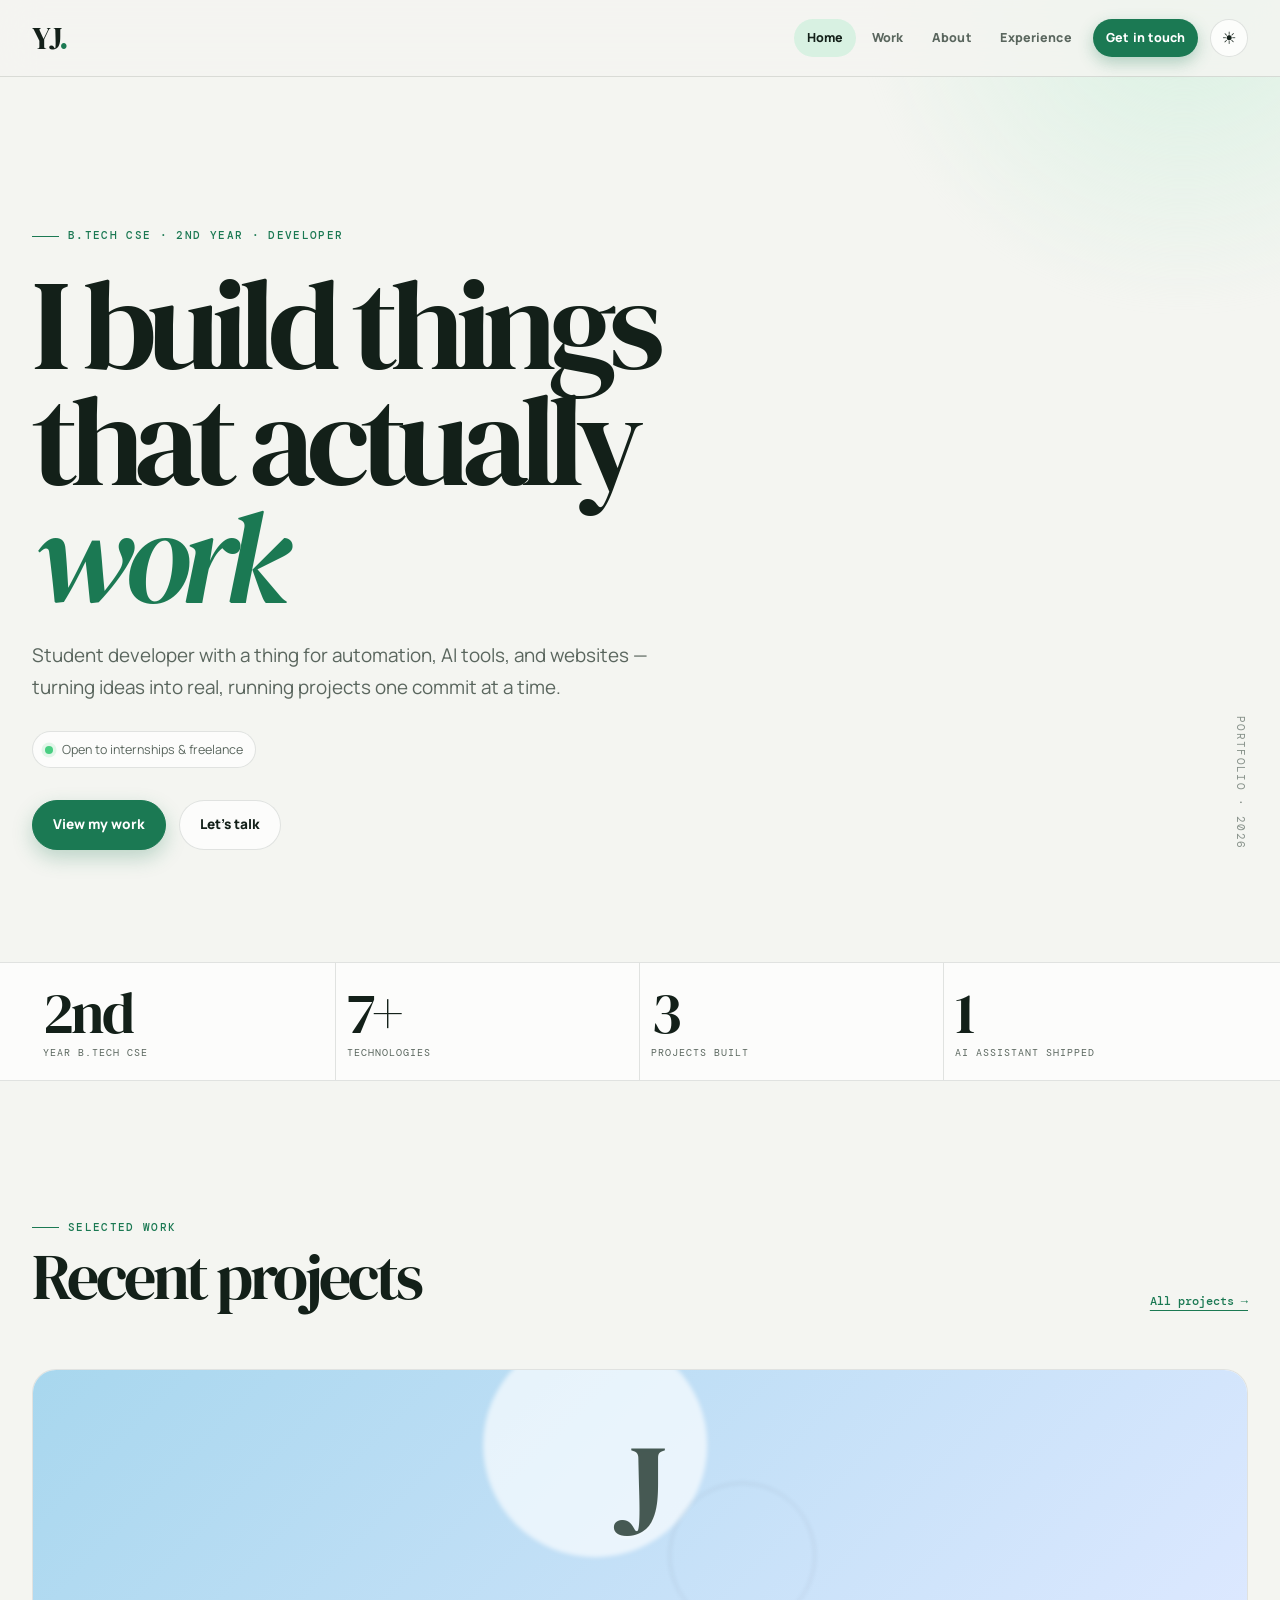
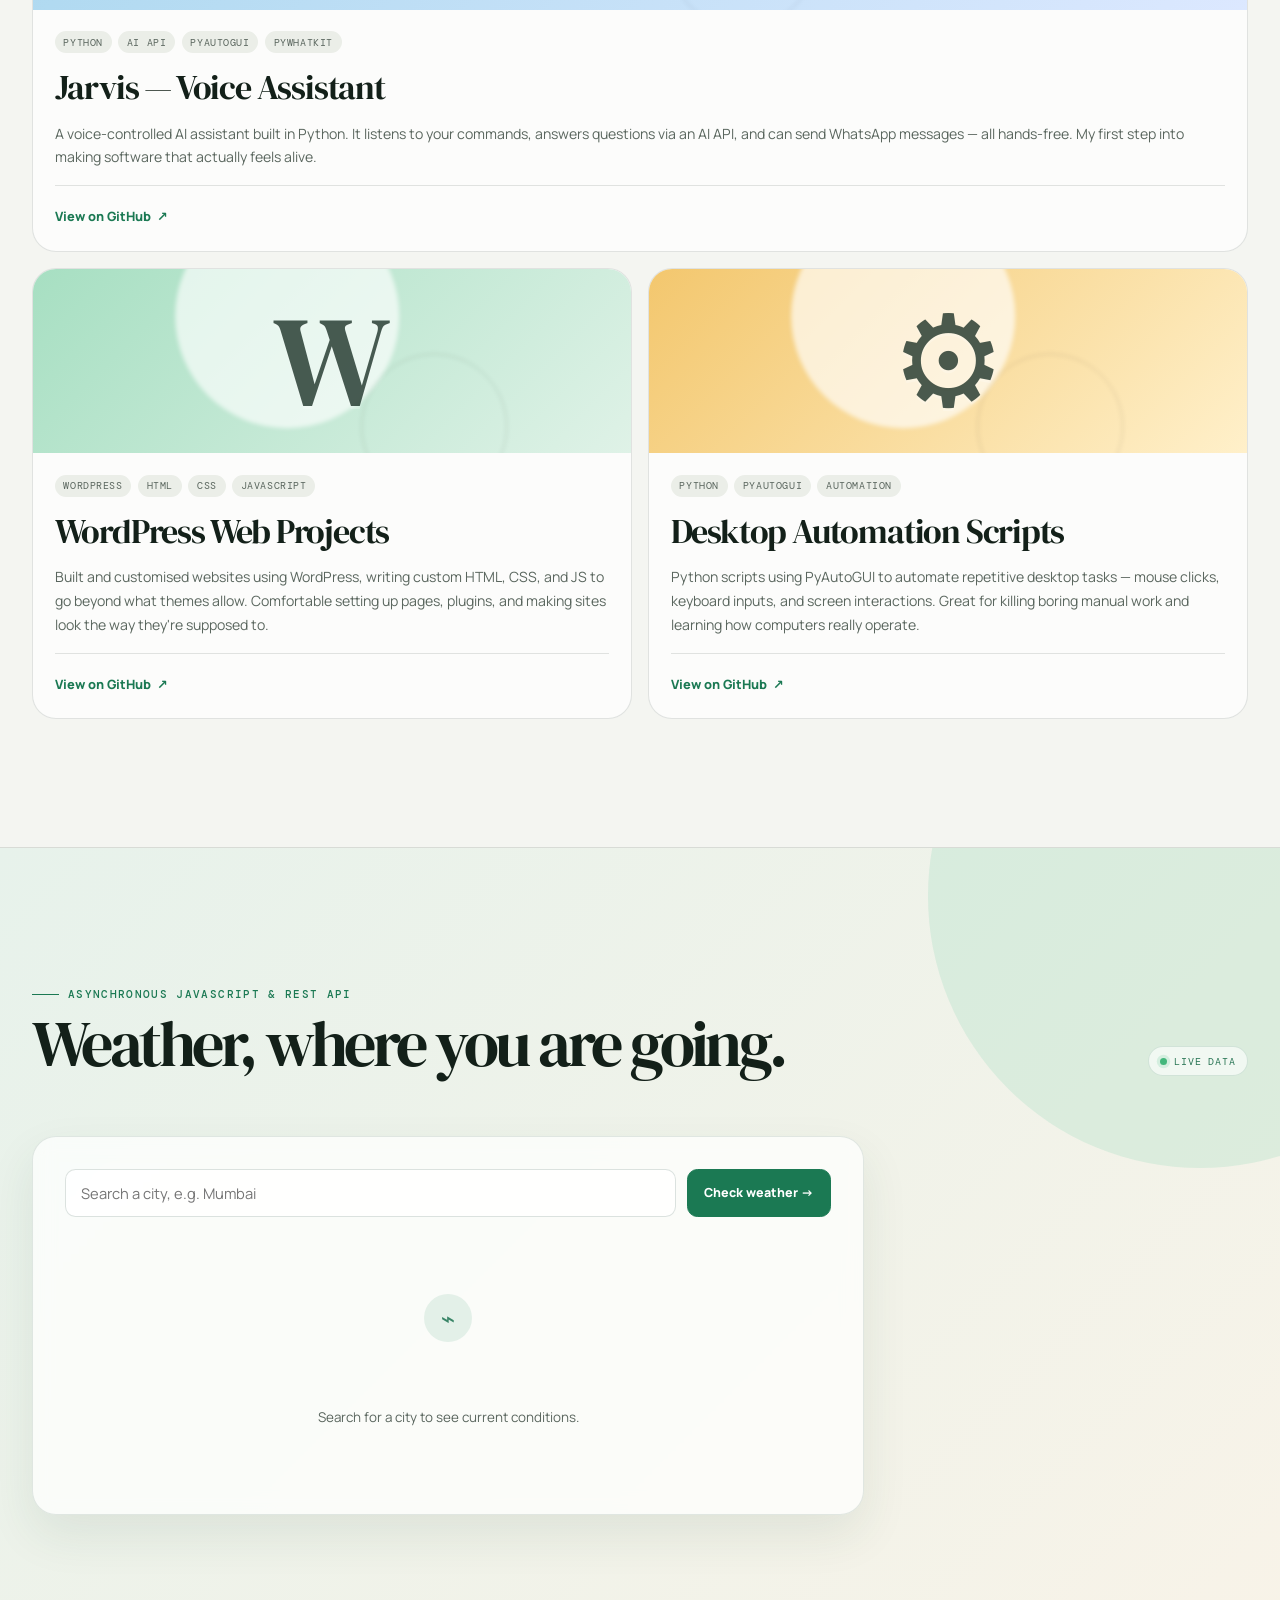
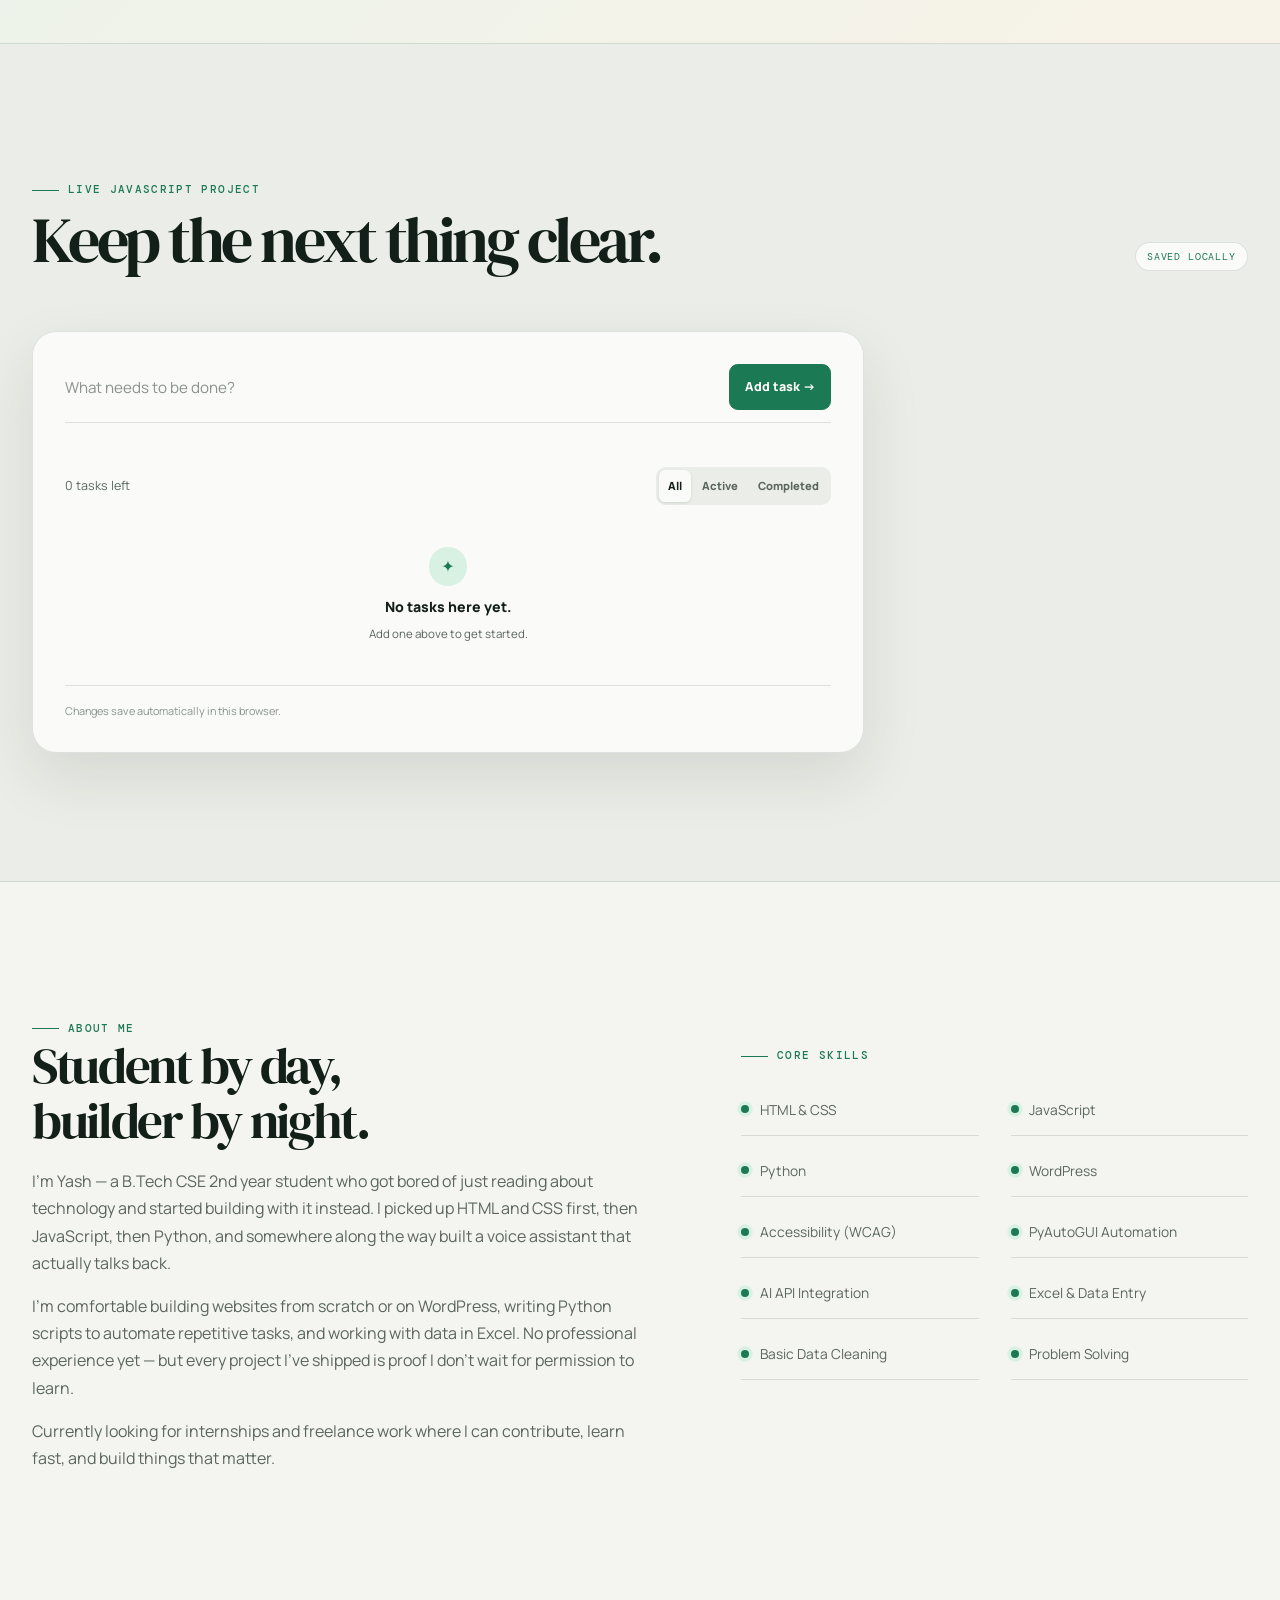
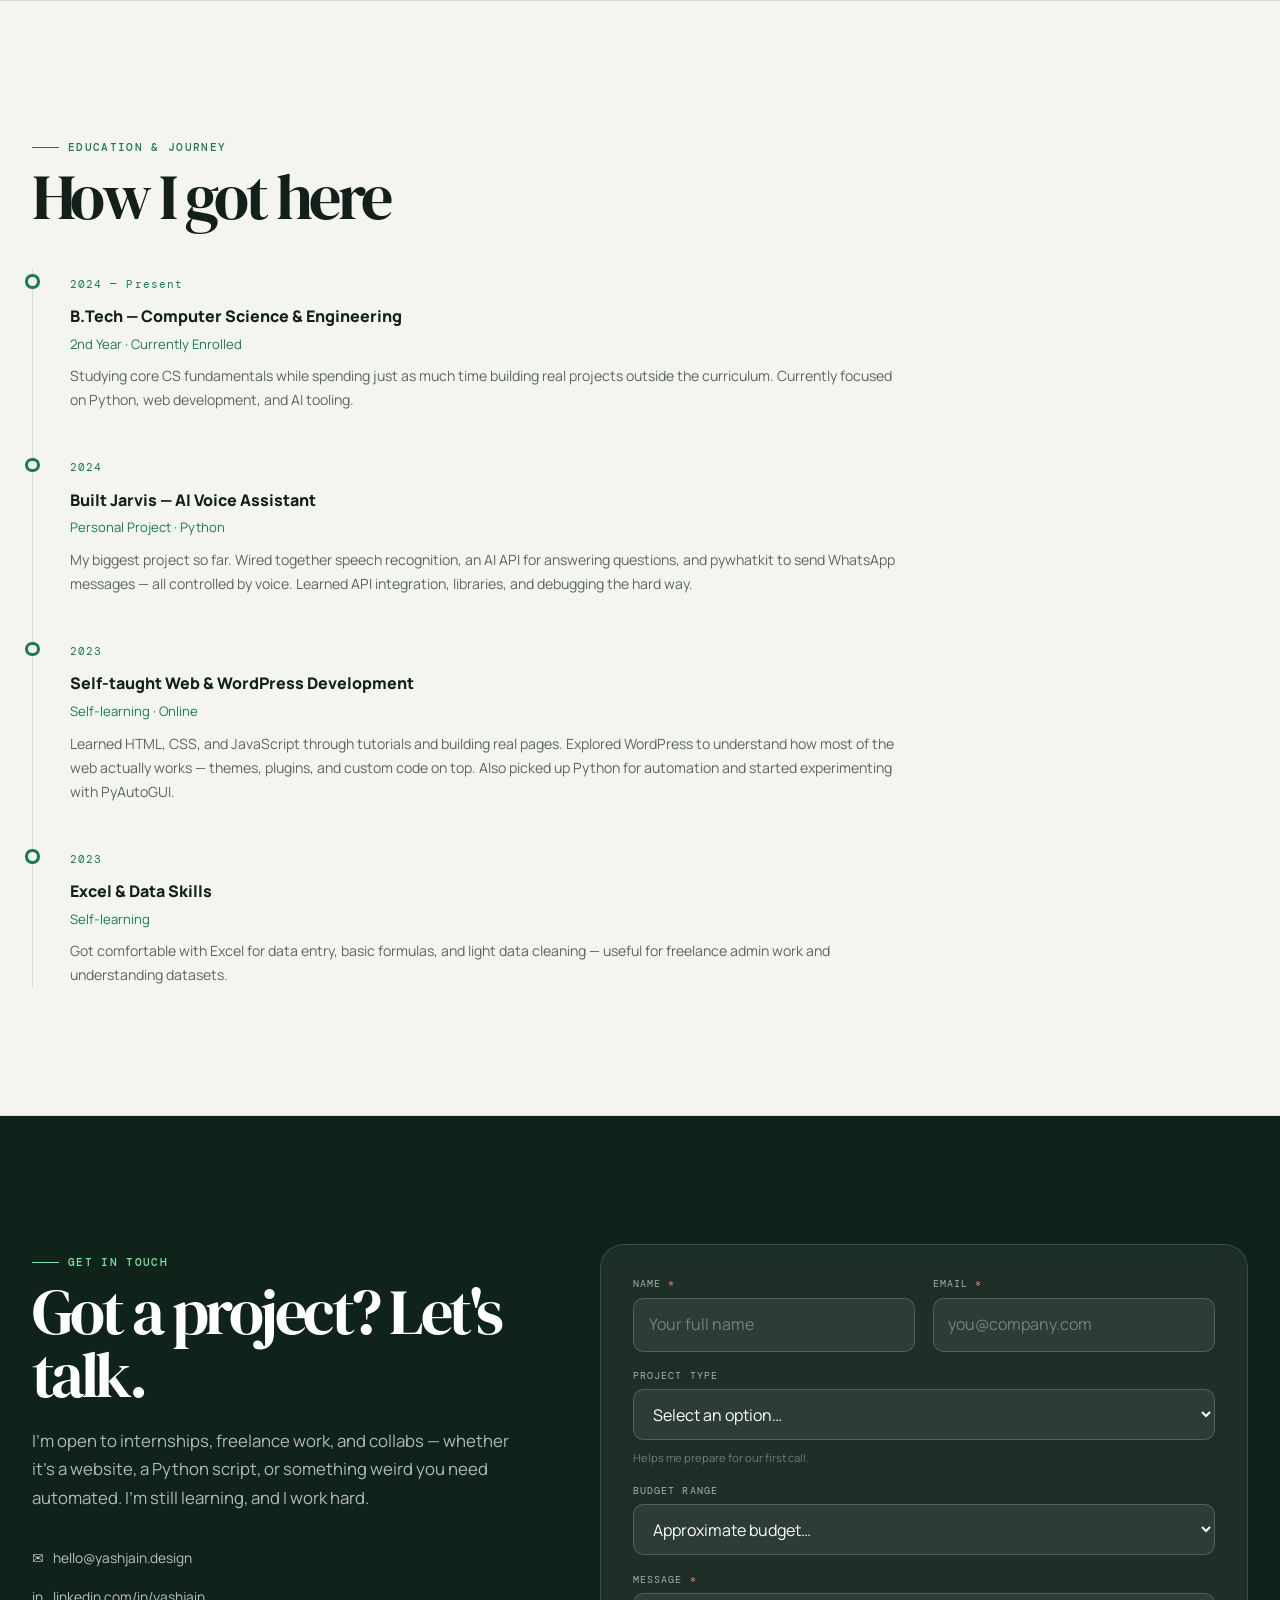
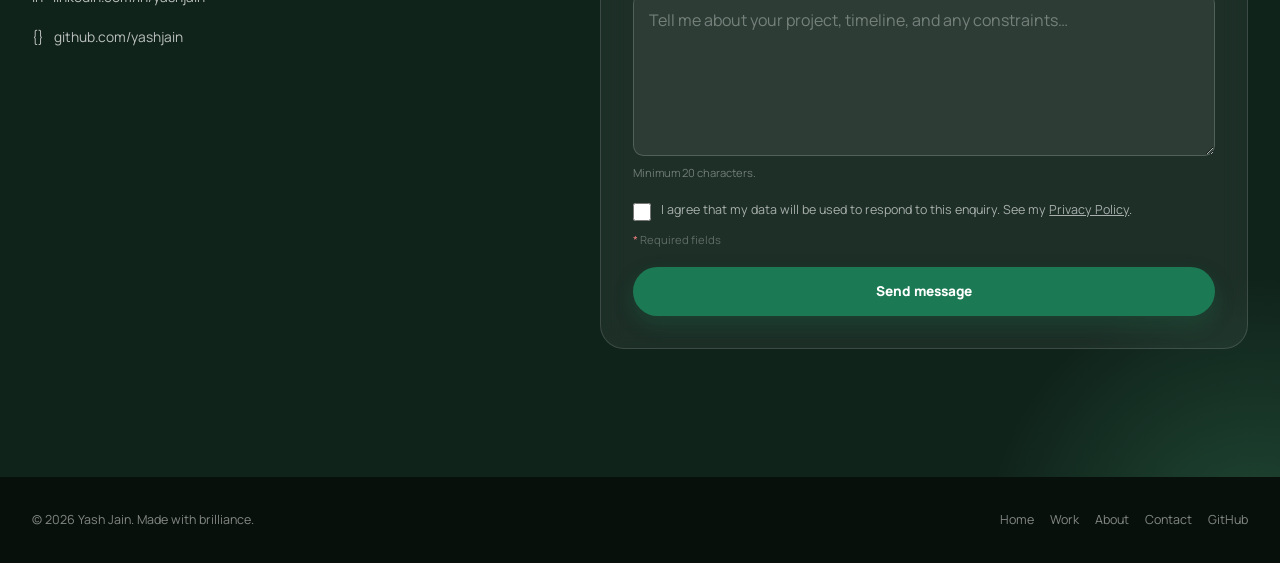
<file: 4th task/Index.html>
<!DOCTYPE html>
<html lang="en">
<head>
  <meta charset="UTF-8" />
  <meta name="viewport" content="width=device-width, initial-scale=1.0" />

  <!-- Primary SEO Meta Tags -->
  <title>Yash Jain — CSE Student & Developer</title>
  <meta name="description" content="Yash Jain is a B.Tech CSE 2nd year student who builds websites, automates tasks with Python, and creates AI-powered tools. Open to freelance and internship opportunities." />
  <meta name="keywords" content="web developer, python developer, wordpress, automation, student developer, CSE, portfolio, jarvis voice assistant" />
  <meta name="author" content="Yash Jain" />
  <meta name="robots" content="index, follow" />
  <link rel="canonical" href="https://yashjain.design/" />

  <!-- Open Graph / Social -->
  <meta property="og:type" content="website" />
  <meta property="og:url" content="https://yashjain.design/" />
  <meta property="og:title" content="Yash Jain — CSE Student & Developer" />
  <meta property="og:description" content="B.Tech CSE student building websites, Python automations, and AI-powered tools." />
  <meta property="og:image" content="https://yashjain.design/og-image.jpg" />
  <meta property="og:image:alt" content="Yash Jain portfolio preview" />
  <meta property="og:locale" content="en_US" />

  <!-- Twitter Card -->
  <meta name="twitter:card" content="summary_large_image" />
  <meta name="twitter:site" content="@yashjain" />
  <meta name="twitter:title" content="Yash Jain — CSE Student & Developer" />
  <meta name="twitter:description" content="B.Tech CSE student building websites, Python automations, and AI-powered tools." />
  <meta name="twitter:image" content="https://yashjain.design/og-image.jpg" />
  <meta name="twitter:image:alt" content="Yash Jain portfolio preview" />

  <!-- Structured Data (JSON-LD) -->
  <script type="application/ld+json">
  {
    "@context": "https://schema.org",
    "@type": "Person",
    "name": "Yash Jain",
    "url": "https://yashjain.design",
    "jobTitle": "CSE Student & Developer",
    "description": "B.Tech CSE 2nd year student building websites, Python automations, and AI tools.",
    "sameAs": [
      "https://github.com/yashjain",
      "https://linkedin.com/in/yashjain"
    ]
  }
  </script>

  <!-- Fonts -->
  <link rel="preconnect" href="https://fonts.googleapis.com" />
  <link rel="preconnect" href="https://fonts.gstatic.com" crossorigin />
  <link href="https://fonts.googleapis.com/css2?family=DM+Serif+Display:ital@0;1&family=DM+Mono:wght@400;500&family=Inter:wght@400;500;600&display=swap" rel="stylesheet" />

  <!-- CSS -->
  <link rel="stylesheet" href="css/style.css" />
</head>

<body>
  <!-- Skip navigation for keyboard / screen reader users -->
  <a class="skip-link" href="#main-content">Skip to main content</a>

  <!-- ════════════════════════════════════════
       HEADER / PRIMARY NAVIGATION
  ════════════════════════════════════════ -->
  <header class="site-header" role="banner">
    <div class="container">
      <div class="header-inner">
        <!-- Logo / Home link -->
        <a href="#home" class="site-logo" aria-label="Yash Jain — back to top">YJ</a>

        <!-- Mobile menu toggle -->
        <button
          class="nav-toggle"
          aria-controls="primary-nav"
          aria-expanded="false"
          aria-label="Toggle navigation menu"
        >
          <span class="nav-toggle-open"  aria-hidden="true">Menu</span>
          <span class="nav-toggle-close" aria-hidden="true">Close</span>
        </button>

        <button class="theme-toggle" type="button" aria-label="Switch to dark theme" aria-pressed="false">
          <span class="theme-toggle__sun" aria-hidden="true">☀</span>
          <span class="theme-toggle__moon" aria-hidden="true">☾</span>
          <span class="sr-only">Toggle colour theme</span>
        </button>

        <!-- Primary navigation -->
        <nav
          id="primary-nav"
          class="site-nav"
          aria-label="Primary navigation"
          aria-hidden="true"
        >
          <ul class="nav-list" role="list">
            <li><a href="#home"       class="nav-link" aria-current="page">Home</a></li>
            <li><a href="#work"       class="nav-link">Work</a></li>
            <li><a href="#about"      class="nav-link">About</a></li>
            <li><a href="#experience" class="nav-link">Experience</a></li>
            <li><a href="#contact"    class="nav-link-cta">Get in touch</a></li>
          </ul>
        </nav>
      </div>
    </div>
  </header>

  <!-- ════════════════════════════════════════
       MAIN CONTENT
  ════════════════════════════════════════ -->
  <main id="main-content" tabindex="-1">

    <!-- ── HERO ──────────────────────────────────── -->
    <section id="home" aria-labelledby="hero-heading">
      <div class="container">
        <div class="hero-inner">
          <div>
            <span class="eyebrow">B.Tech CSE · 2nd Year · Developer</span>
            <h1 id="hero-heading" class="hero-headline">
              I build things<br />that actually <em>work</em>
            </h1>
            <p class="hero-sub">
              Student developer with a thing for automation, AI tools, and
              websites — turning ideas into real, running projects one commit at a time.
            </p>

            <div class="hero-status" aria-label="Currently open to internships and freelance work">
              <span class="status-dot" aria-hidden="true"></span>
              Open to internships &amp; freelance
            </div>

            <div class="hero-actions">
              <a href="#work"    class="btn-primary">View my work</a>
              <a href="#contact" class="btn-outline">Let's talk</a>
            </div>
          </div>

          <span class="hero-badge" aria-hidden="true">Portfolio · 2026</span>
        </div>
      </div>
    </section>

    <!-- ── STATS BAND ─────────────────────────────── -->
    <section aria-label="Quick facts" class="stats-band">
      <div class="container">
        <ul class="stats-list" role="list">
          <li>
            <span class="stat-value" aria-label="2nd year B.Tech student">2nd</span>
            <span class="stat-label">Year B.Tech CSE</span>
          </li>
          <li>
            <span class="stat-value" aria-label="7 technologies learned">7+</span>
            <span class="stat-label">Technologies</span>
          </li>
          <li>
            <span class="stat-value" aria-label="3 personal projects built">3</span>
            <span class="stat-label">Projects built</span>
          </li>
          <li>
            <span class="stat-value" aria-label="1 voice AI assistant shipped">1</span>
            <span class="stat-label">AI assistant shipped</span>
          </li>
        </ul>
      </div>
    </section>

    <!-- ── SELECTED WORK ──────────────────────────── -->
    <section id="work" class="section" aria-labelledby="work-heading">
      <div class="container">
        <header class="section-header">
          <div>
            <span class="eyebrow">Selected work</span>
            <h2 id="work-heading" class="section-title">Recent projects</h2>
          </div>
          <a href="#work" class="section-link" aria-label="Browse all projects">All projects →</a>
        </header>

        <!-- Project grid -->
        <div class="projects-grid" role="list" aria-label="Portfolio projects">

          <!-- Project 1: Jarvis -->
          <article class="project-card" role="listitem" aria-labelledby="proj1-title">
            <div class="project-thumb" data-hue="blue" role="img" aria-label="Jarvis — AI voice assistant preview">
              <span class="project-thumb-inner" aria-hidden="true">J</span>
            </div>
            <div class="project-body">
              <ul class="project-tags" aria-label="Technologies used">
                <li class="project-tag">Python</li>
                <li class="project-tag">AI API</li>
                <li class="project-tag">PyAutoGUI</li>
                <li class="project-tag">pywhatkit</li>
              </ul>
              <h3 id="proj1-title" class="project-title">Jarvis — Voice Assistant</h3>
              <p class="project-desc">
                A voice-controlled AI assistant built in Python. It listens to your commands,
                answers questions via an AI API, and can send WhatsApp messages — all hands-free.
                My first step into making software that actually feels alive.
              </p>
              <footer class="project-footer">
                <a href="https://github.com/yashjain" class="project-link" aria-label="View Jarvis source code on GitHub" rel="noopener noreferrer" target="_blank">
                  View on GitHub
                  <span aria-hidden="true">↗</span>
                </a>
              </footer>
            </div>
          </article>

          <!-- Project 2: WordPress site -->
          <article class="project-card" role="listitem" aria-labelledby="proj2-title">
            <div class="project-thumb" data-hue="green" role="img" aria-label="WordPress website project preview">
              <span class="project-thumb-inner" aria-hidden="true">W</span>
            </div>
            <div class="project-body">
              <ul class="project-tags" aria-label="Technologies used">
                <li class="project-tag">WordPress</li>
                <li class="project-tag">HTML</li>
                <li class="project-tag">CSS</li>
                <li class="project-tag">JavaScript</li>
              </ul>
              <h3 id="proj2-title" class="project-title">WordPress Web Projects</h3>
              <p class="project-desc">
                Built and customised websites using WordPress, writing custom HTML, CSS, and JS
                to go beyond what themes allow. Comfortable setting up pages, plugins, and
                making sites look the way they're supposed to.
              </p>
              <footer class="project-footer">
                <a href="https://github.com/yashjain" class="project-link" aria-label="View projects on GitHub" rel="noopener noreferrer" target="_blank">
                  View on GitHub
                  <span aria-hidden="true">↗</span>
                </a>
              </footer>
            </div>
          </article>

          <!-- Project 3: Python Automation -->
          <article class="project-card" role="listitem" aria-labelledby="proj3-title">
            <div class="project-thumb" data-hue="amber" role="img" aria-label="Python automation scripts preview">
              <span class="project-thumb-inner" aria-hidden="true">⚙</span>
            </div>
            <div class="project-body">
              <ul class="project-tags" aria-label="Technologies used">
                <li class="project-tag">Python</li>
                <li class="project-tag">PyAutoGUI</li>
                <li class="project-tag">Automation</li>
              </ul>
              <h3 id="proj3-title" class="project-title">Desktop Automation Scripts</h3>
              <p class="project-desc">
                Python scripts using PyAutoGUI to automate repetitive desktop tasks —
                mouse clicks, keyboard inputs, and screen interactions. Great for killing
                boring manual work and learning how computers really operate.
              </p>
              <footer class="project-footer">
                <a href="https://github.com/yashjain" class="project-link" aria-label="View automation scripts on GitHub" rel="noopener noreferrer" target="_blank">
                  View on GitHub
                  <span aria-hidden="true">↗</span>
                </a>
              </footer>
            </div>
          </article>

        </div>
      </div>
    </section>

    <!-- ── ABOUT ──────────────────────────────────── -->
    <section id="weather-dashboard" class="section weather-section" aria-labelledby="weather-heading">
      <div class="container">
        <header class="section-header">
          <div>
            <span class="eyebrow">Asynchronous JavaScript &amp; REST API</span>
            <h2 id="weather-heading" class="section-title">Weather, where you are going.</h2>
          </div>
          <span class="weather-live"><span aria-hidden="true"></span> Live data</span>
        </header>
        <div class="weather-app">
          <form id="weather-form" class="weather-search" novalidate>
            <label class="sr-only" for="weather-city">Search weather by city name</label>
            <input id="weather-city" type="search" autocomplete="address-level2" placeholder="Search a city, e.g. Mumbai" required />
            <button id="weather-submit" type="submit">Check weather <span aria-hidden="true">→</span></button>
          </form>
          <p id="weather-error" class="weather-error" role="alert"></p>
          <div id="weather-loading" class="weather-loading" hidden aria-live="polite">Finding the latest conditions…</div>
          <section id="weather-result" class="weather-result" aria-live="polite" hidden>
            <div class="weather-overview">
              <div><p id="weather-location" class="weather-location"></p><p id="weather-condition" class="weather-condition"></p></div>
              <span id="weather-icon" class="weather-icon" aria-hidden="true">☀</span>
            </div>
            <div class="weather-temperature"><span id="weather-temp">--</span><sup>°C</sup></div>
            <div class="weather-metrics">
              <div><span class="weather-metric-label">Humidity</span><strong id="weather-humidity">--%</strong></div>
              <div><span class="weather-metric-label">Wind speed</span><strong id="weather-wind">-- km/h</strong></div>
              <div><span class="weather-metric-label">Feels like</span><strong id="weather-feels-like">--°C</strong></div>
            </div>
            <p id="weather-updated" class="weather-updated"></p>
          </section>
          <div id="weather-placeholder" class="weather-placeholder"><span aria-hidden="true">⌁</span><p>Search for a city to see current conditions.</p></div>
        </div>
      </div>
    </section>

    <section id="todo-app" class="section todo-section" aria-labelledby="todo-heading">
      <div class="container">
        <header class="section-header">
          <div>
            <span class="eyebrow">Live JavaScript project</span>
            <h2 id="todo-heading" class="section-title">Keep the next thing clear.</h2>
          </div>
          <span class="todo-save-note" aria-hidden="true">Saved locally</span>
        </header>
        <div class="todo-app" aria-label="To-do list application">
          <form id="todo-form" class="todo-form">
            <label class="sr-only" for="todo-input">Add a task</label>
            <input id="todo-input" type="text" maxlength="160" autocomplete="off" placeholder="What needs to be done?" required />
            <button class="todo-add" type="submit">Add task <span aria-hidden="true">→</span></button>
          </form>
          <p id="todo-error" class="todo-error" role="alert"></p>
          <div class="todo-toolbar">
            <p id="todo-summary" class="todo-summary" aria-live="polite"></p>
            <div class="todo-filters" role="group" aria-label="Filter tasks">
              <button class="todo-filter is-active" type="button" data-todo-filter="all" aria-pressed="true">All</button>
              <button class="todo-filter" type="button" data-todo-filter="active" aria-pressed="false">Active</button>
              <button class="todo-filter" type="button" data-todo-filter="completed" aria-pressed="false">Completed</button>
            </div>
          </div>
          <ul id="todo-list" class="todo-list" aria-label="Your tasks"></ul>
          <div id="todo-empty" class="todo-empty" hidden>
            <span aria-hidden="true">✦</span><p>No tasks here yet.</p><small>Add one above to get started.</small>
          </div>
          <footer class="todo-footer">
            <span>Changes save automatically in this browser.</span>
            <button id="todo-clear-completed" type="button" class="todo-clear" hidden>Clear completed</button>
          </footer>
        </div>
      </div>
    </section>

    <section id="about" class="section" aria-labelledby="about-heading">
      <div class="container">
        <span class="eyebrow">About me</span>
        <div class="about-grid">
          <div class="about-body">
            <p class="about-lead" id="about-heading">
              Student by day,<br />builder by night.
            </p>
            <p>
              I'm Yash — a B.Tech CSE 2nd year student who got bored of just reading
              about technology and started building with it instead. I picked up HTML and CSS
              first, then JavaScript, then Python, and somewhere along the way built a voice
              assistant that actually talks back.
            </p>
            <p>
              I'm comfortable building websites from scratch or on WordPress, writing Python
              scripts to automate repetitive tasks, and working with data in Excel. No
              professional experience yet — but every project I've shipped is proof I don't
              wait for permission to learn.
            </p>
            <p>
              Currently looking for internships and freelance work where I can contribute,
              learn fast, and build things that matter.
            </p>
          </div>

          <div>
            <h3 class="eyebrow" style="margin-bottom:1.25rem">Core skills</h3>
            <ul class="skills-grid" role="list" aria-label="List of core skills">
              <li class="skill-item"><span class="skill-dot" aria-hidden="true"></span>HTML &amp; CSS</li>
              <li class="skill-item"><span class="skill-dot" aria-hidden="true"></span>JavaScript</li>
              <li class="skill-item"><span class="skill-dot" aria-hidden="true"></span>Python</li>
              <li class="skill-item"><span class="skill-dot" aria-hidden="true"></span>WordPress</li>
              <li class="skill-item"><span class="skill-dot" aria-hidden="true"></span>Accessibility (WCAG)</li>
              <li class="skill-item"><span class="skill-dot" aria-hidden="true"></span>PyAutoGUI Automation</li>
              <li class="skill-item"><span class="skill-dot" aria-hidden="true"></span>AI API Integration</li>
              <li class="skill-item"><span class="skill-dot" aria-hidden="true"></span>Excel &amp; Data Entry</li>
              <li class="skill-item"><span class="skill-dot" aria-hidden="true"></span>Basic Data Cleaning</li>
              <li class="skill-item"><span class="skill-dot" aria-hidden="true"></span>Problem Solving</li>
            </ul>
          </div>
        </div>
      </div>
    </section>

    <!-- ── EXPERIENCE ─────────────────────────────── -->
    <section id="experience" class="section" aria-labelledby="exp-heading">
      <div class="container">
        <span class="eyebrow">Education &amp; Journey</span>
        <h2 id="exp-heading" class="section-title" style="margin-bottom:2.5rem">How I got here</h2>

        <ol class="timeline" aria-label="Education and learning journey">

          <li class="timeline-item">
            <div class="timeline-dot" aria-hidden="true"></div>
            <time class="timeline-date" datetime="2024">2024 — Present</time>
            <p class="timeline-role">B.Tech — Computer Science &amp; Engineering</p>
            <p class="timeline-company">2nd Year · Currently Enrolled</p>
            <p class="timeline-desc">
              Studying core CS fundamentals while spending just as much time building real
              projects outside the curriculum. Currently focused on Python, web development,
              and AI tooling.
            </p>
          </li>

          <li class="timeline-item">
            <div class="timeline-dot" aria-hidden="true"></div>
            <time class="timeline-date" datetime="2024">2024</time>
            <p class="timeline-role">Built Jarvis — AI Voice Assistant</p>
            <p class="timeline-company">Personal Project · Python</p>
            <p class="timeline-desc">
              My biggest project so far. Wired together speech recognition, an AI API for
              answering questions, and pywhatkit to send WhatsApp messages — all controlled
              by voice. Learned API integration, libraries, and debugging the hard way.
            </p>
          </li>

          <li class="timeline-item">
            <div class="timeline-dot" aria-hidden="true"></div>
            <time class="timeline-date" datetime="2023">2023</time>
            <p class="timeline-role">Self-taught Web &amp; WordPress Development</p>
            <p class="timeline-company">Self-learning · Online</p>
            <p class="timeline-desc">
              Learned HTML, CSS, and JavaScript through tutorials and building real pages.
              Explored WordPress to understand how most of the web actually works — themes,
              plugins, and custom code on top. Also picked up Python for automation and
              started experimenting with PyAutoGUI.
            </p>
          </li>

          <li class="timeline-item">
            <div class="timeline-dot" aria-hidden="true"></div>
            <time class="timeline-date" datetime="2023">2023</time>
            <p class="timeline-role">Excel &amp; Data Skills</p>
            <p class="timeline-company">Self-learning</p>
            <p class="timeline-desc">
              Got comfortable with Excel for data entry, basic formulas, and light data
              cleaning — useful for freelance admin work and understanding datasets.
            </p>
          </li>

        </ol>
      </div>
    </section>

    <!-- ── CONTACT ────────────────────────────────── -->
    <section id="contact" class="section" aria-labelledby="contact-heading">
      <div class="container">
        <div class="contact-grid">

          <!-- Left: intro -->
          <div>
            <span class="eyebrow">Get in touch</span>
            <h2 id="contact-heading" class="section-title" style="margin-bottom:1.25rem">
              Got a project? Let's talk.
            </h2>
            <p class="contact-intro">
              I'm open to internships, freelance work, and collabs —
              whether it's a website, a Python script, or something weird
              you need automated. I'm still learning, and I work hard.
            </p>
            <ul class="contact-detail" aria-label="Contact details">
              <li>
                <a href="mailto:hello@yashjain.design" aria-label="Email: hello@yashjain.design">
                  <span aria-hidden="true">✉</span> hello@yashjain.design
                </a>
              </li>
              <li>
                <a href="https://linkedin.com/in/yashjain" aria-label="LinkedIn profile" rel="noopener noreferrer" target="_blank">
                  <span aria-hidden="true">in</span> linkedin.com/in/yashjain
                </a>
              </li>
              <li>
                <a href="https://github.com/yashjain" aria-label="GitHub profile" rel="noopener noreferrer" target="_blank">
                  <span aria-hidden="true">{}</span> github.com/yashjain
                </a>
              </li>
            </ul>
          </div>

          <!-- Right: form -->
          <div>
            <!--
              ARIA live region for status messages.
              role="status" for success (non-urgent), role="alert" for error (urgent).
            -->
            <div
              id="form-status"
              class="form-status"
              aria-atomic="true"
              aria-live="polite"
            ></div>

            <form
              id="contact-form"
              class="contact-form"
              novalidate
              aria-label="Contact form"
            >
              <!-- Name + Email row -->
              <div class="form-row">
                <div class="field">
                  <label for="cf-name">
                    Name <span aria-hidden="true" style="color:#f08080">*</span>
                  </label>
                  <input
                    type="text"
                    id="cf-name"
                    name="name"
                    autocomplete="name"
                    placeholder="Your full name"
                    required
                    aria-required="true"
                    aria-describedby="cf-name-error"
                  />
                  <span id="cf-name-error" class="field-error" role="alert">Please enter your name.</span>
                </div>

                <div class="field">
                  <label for="cf-email">
                    Email <span aria-hidden="true" style="color:#f08080">*</span>
                  </label>
                  <input
                    type="email"
                    id="cf-email"
                    name="email"
                    autocomplete="email"
                    placeholder="you@company.com"
                    required
                    aria-required="true"
                    aria-describedby="cf-email-error"
                  />
                  <span id="cf-email-error" class="field-error" role="alert">Please enter a valid email address.</span>
                </div>
              </div>

              <!-- Project type -->
              <div class="field">
                <label for="cf-type">Project type</label>
                <select id="cf-type" name="project_type" aria-describedby="cf-type-hint">
                  <option value=""           selected disabled>Select an option…</option>
                  <option value="website">Website (HTML/CSS/JS)</option>
                  <option value="wordpress">WordPress Site</option>
                  <option value="python">Python Script / Automation</option>
                  <option value="data">Excel / Data Entry / Cleaning</option>
                  <option value="internship">Internship Opportunity</option>
                  <option value="other">Something else</option>
                </select>
                <span id="cf-type-hint" class="field-hint">Helps me prepare for our first call.</span>
              </div>

              <!-- Budget -->
              <div class="field">
                <label for="cf-budget">Budget range</label>
                <select id="cf-budget" name="budget">
                  <option value=""           selected disabled>Approximate budget…</option>
                  <option value="<2k">Under ₹2,000</option>
                  <option value="2-5k">₹2,000 – ₹5,000</option>
                  <option value="5-15k">₹5,000 – ₹15,000</option>
                  <option value="15k+">₹15,000+</option>
                  <option value="discuss">Let's discuss</option>
                </select>
              </div>

              <!-- Message -->
              <div class="field">
                <label for="cf-message">
                  Message <span aria-hidden="true" style="color:#f08080">*</span>
                </label>
                <textarea
                  id="cf-message"
                  name="message"
                  rows="5"
                  placeholder="Tell me about your project, timeline, and any constraints…"
                  required
                  aria-required="true"
                  aria-describedby="cf-message-error cf-message-hint"
                  minlength="20"
                ></textarea>
                <span id="cf-message-hint" class="field-hint">Minimum 20 characters.</span>
                <span id="cf-message-error" class="field-error" role="alert">Please describe your project (at least 20 characters).</span>
              </div>

              <!-- Consent checkbox -->
              <div class="field">
                <div class="field-check">
                  <input
                    type="checkbox"
                    id="cf-consent"
                    name="consent"
                    required
                    aria-required="true"
                    aria-describedby="cf-consent-error"
                  />
                  <label for="cf-consent">
                    I agree that my data will be used to respond to this enquiry.
                    See my <a href="#contact">Privacy Policy</a>.
                  </label>
                </div>
                <span id="cf-consent-error" class="field-error" role="alert">Please accept the privacy policy.</span>
              </div>

              <!-- Required field legend -->
              <p style="font-size:0.7rem;color:rgba(255,255,255,0.3);margin-top:-0.5rem">
                <span aria-hidden="true" style="color:#f08080">*</span> Required fields
              </p>

              <!-- Submit -->
              <button
                type="submit"
                id="cf-submit"
                class="btn-submit"
                aria-describedby="form-status"
              >
                <span class="btn-text">Send message</span>
              </button>
            </form>
          </div>
        </div>
      </div>
    </section>

  </main><!-- /main -->

  <!-- ════════════════════════════════════════
       FOOTER
  ════════════════════════════════════════ -->
  <footer class="site-footer" role="contentinfo">
    <div class="container">
      <div class="footer-inner">
        <p>
          <span aria-hidden="true">©</span>
          <span class="sr-only">Copyright</span>
          <time datetime="2026">2026</time> Yash Jain. Made with brilliance.
        </p>
        <nav aria-label="Footer navigation">
          <ul class="footer-links" role="list">
            <li><a href="#home">Home</a></li>
            <li><a href="#work">Work</a></li>
            <li><a href="#about">About</a></li>
            <li><a href="#contact">Contact</a></li>
            <li>
              <a
                href="https://github.com/yashjain"
                rel="noopener noreferrer"
                target="_blank"
                aria-label="GitHub profile (opens in new tab)"
              >GitHub</a>
            </li>
          </ul>
        </nav>
      </div>
    </div>
  </footer>

  <!-- ════════════════════════════════════════
       JAVASCRIPT
  ════════════════════════════════════════ -->
  <script src="js/script.js"></script>

</body>
</html>
</file>
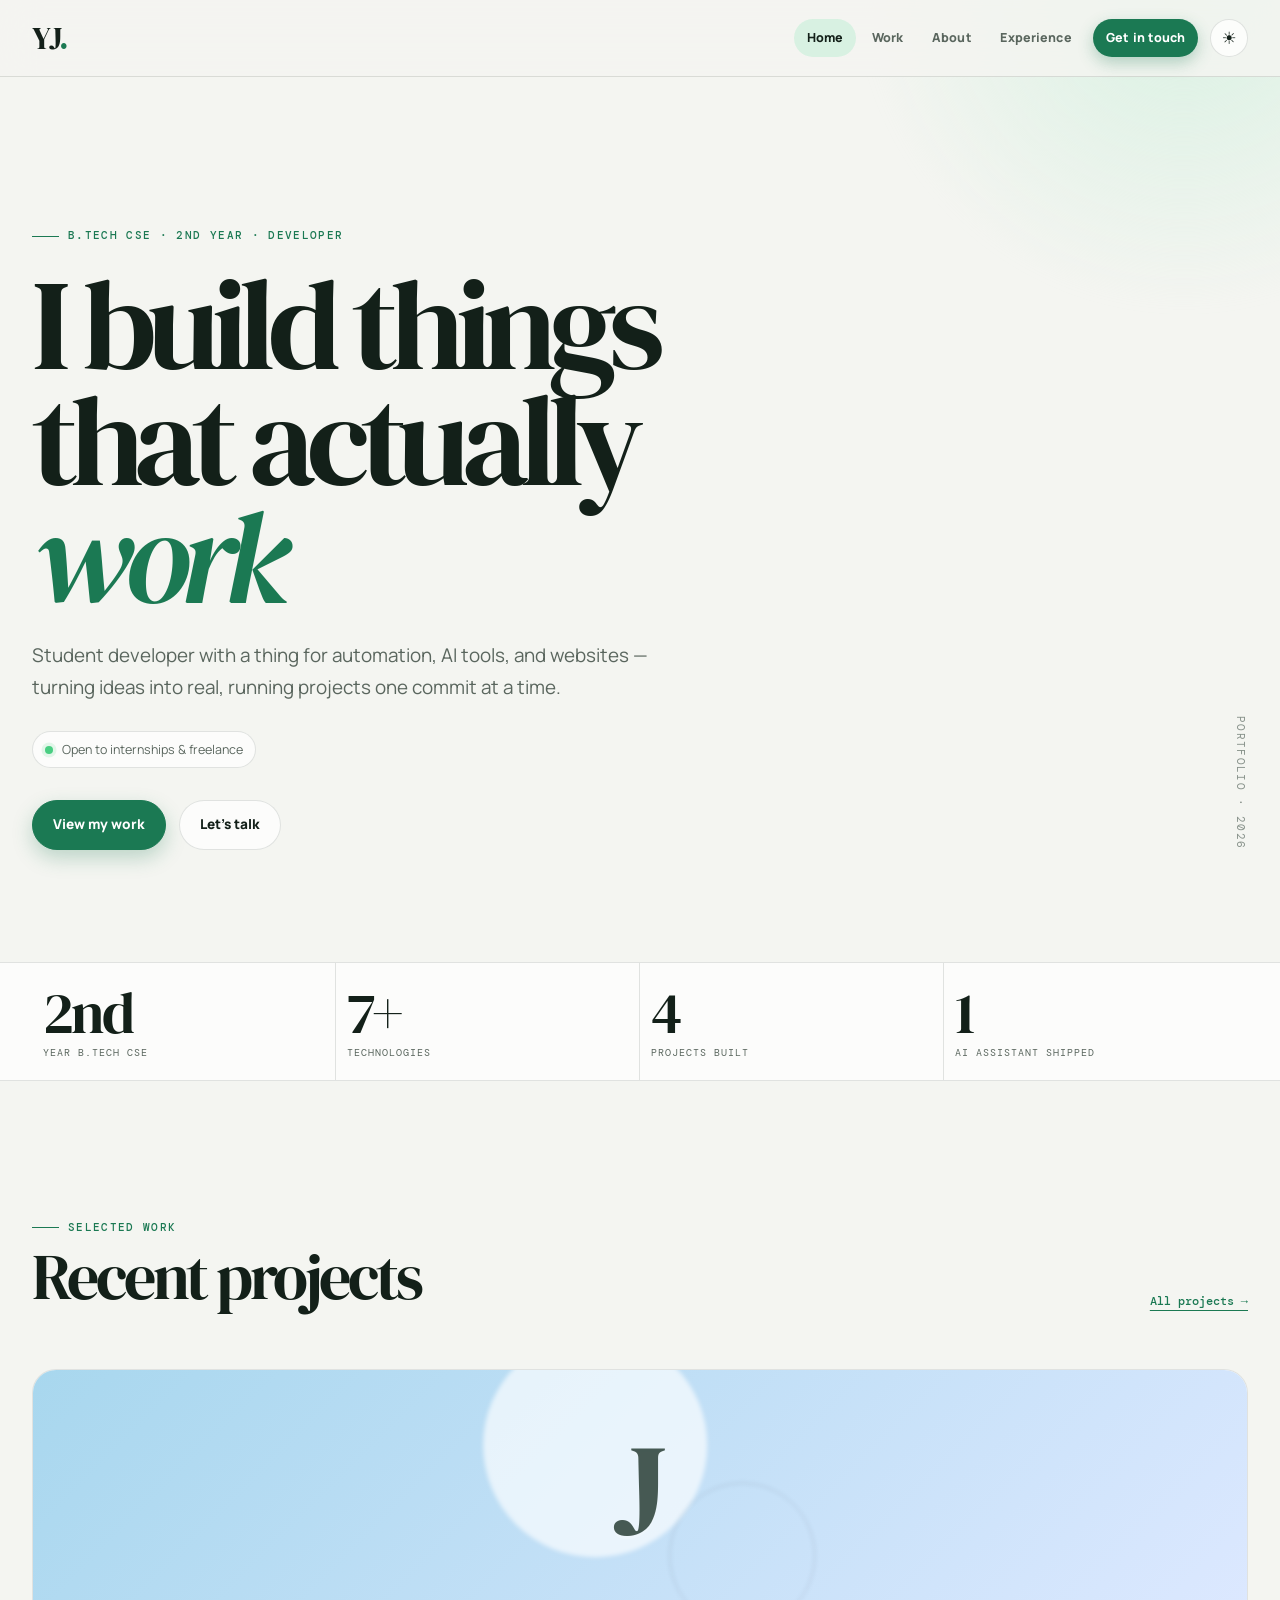
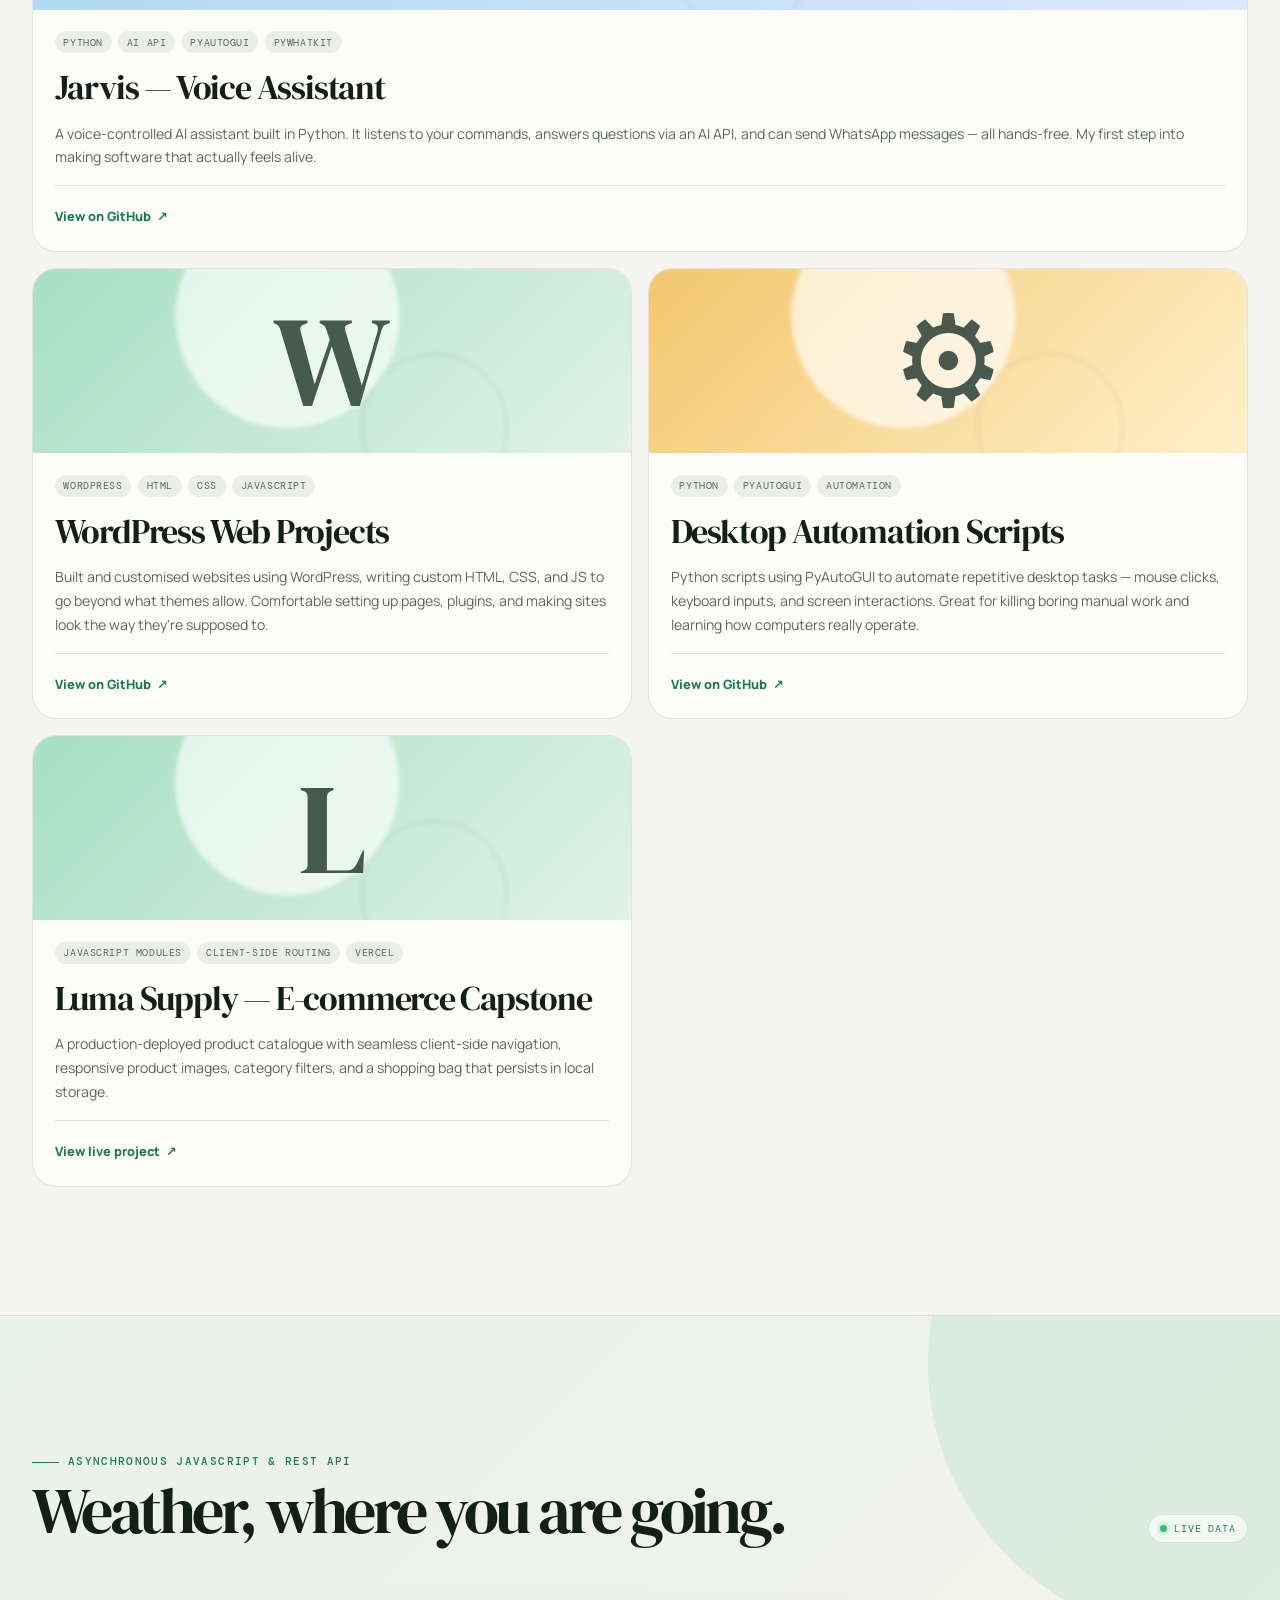
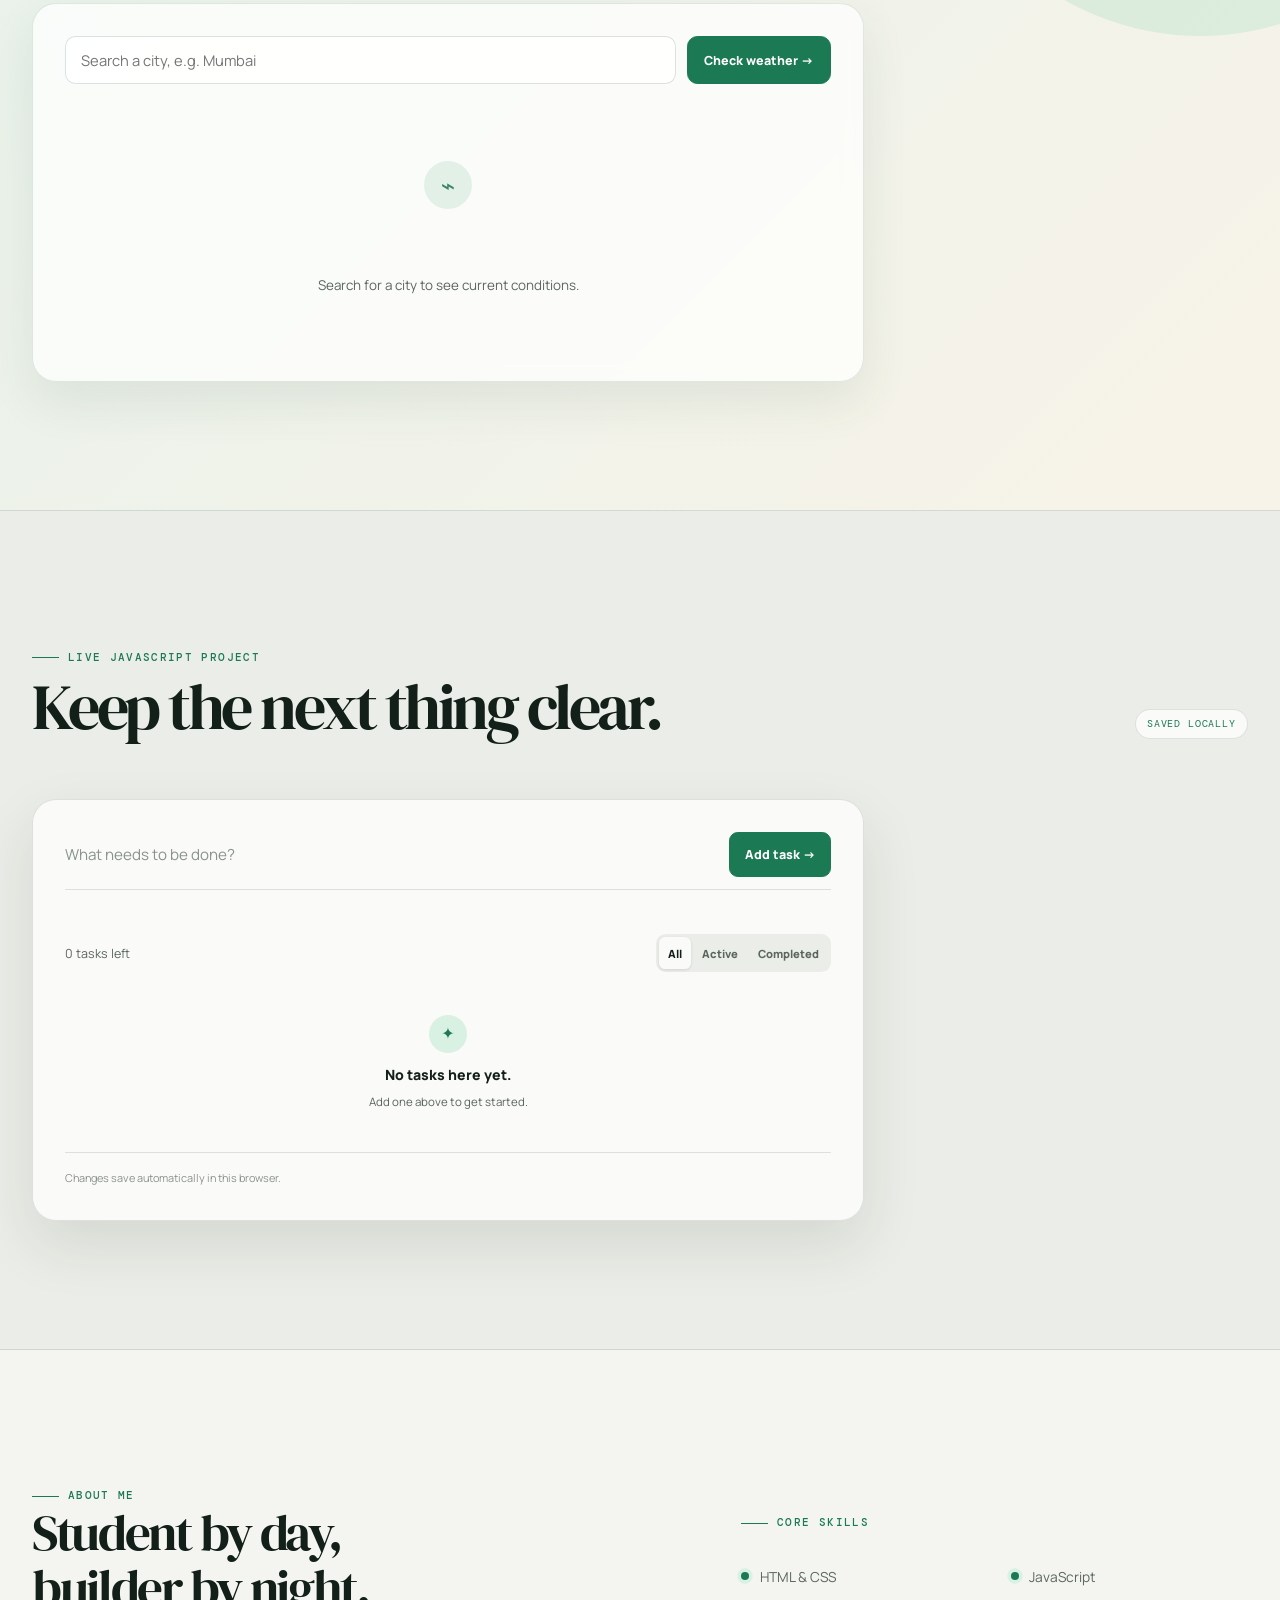
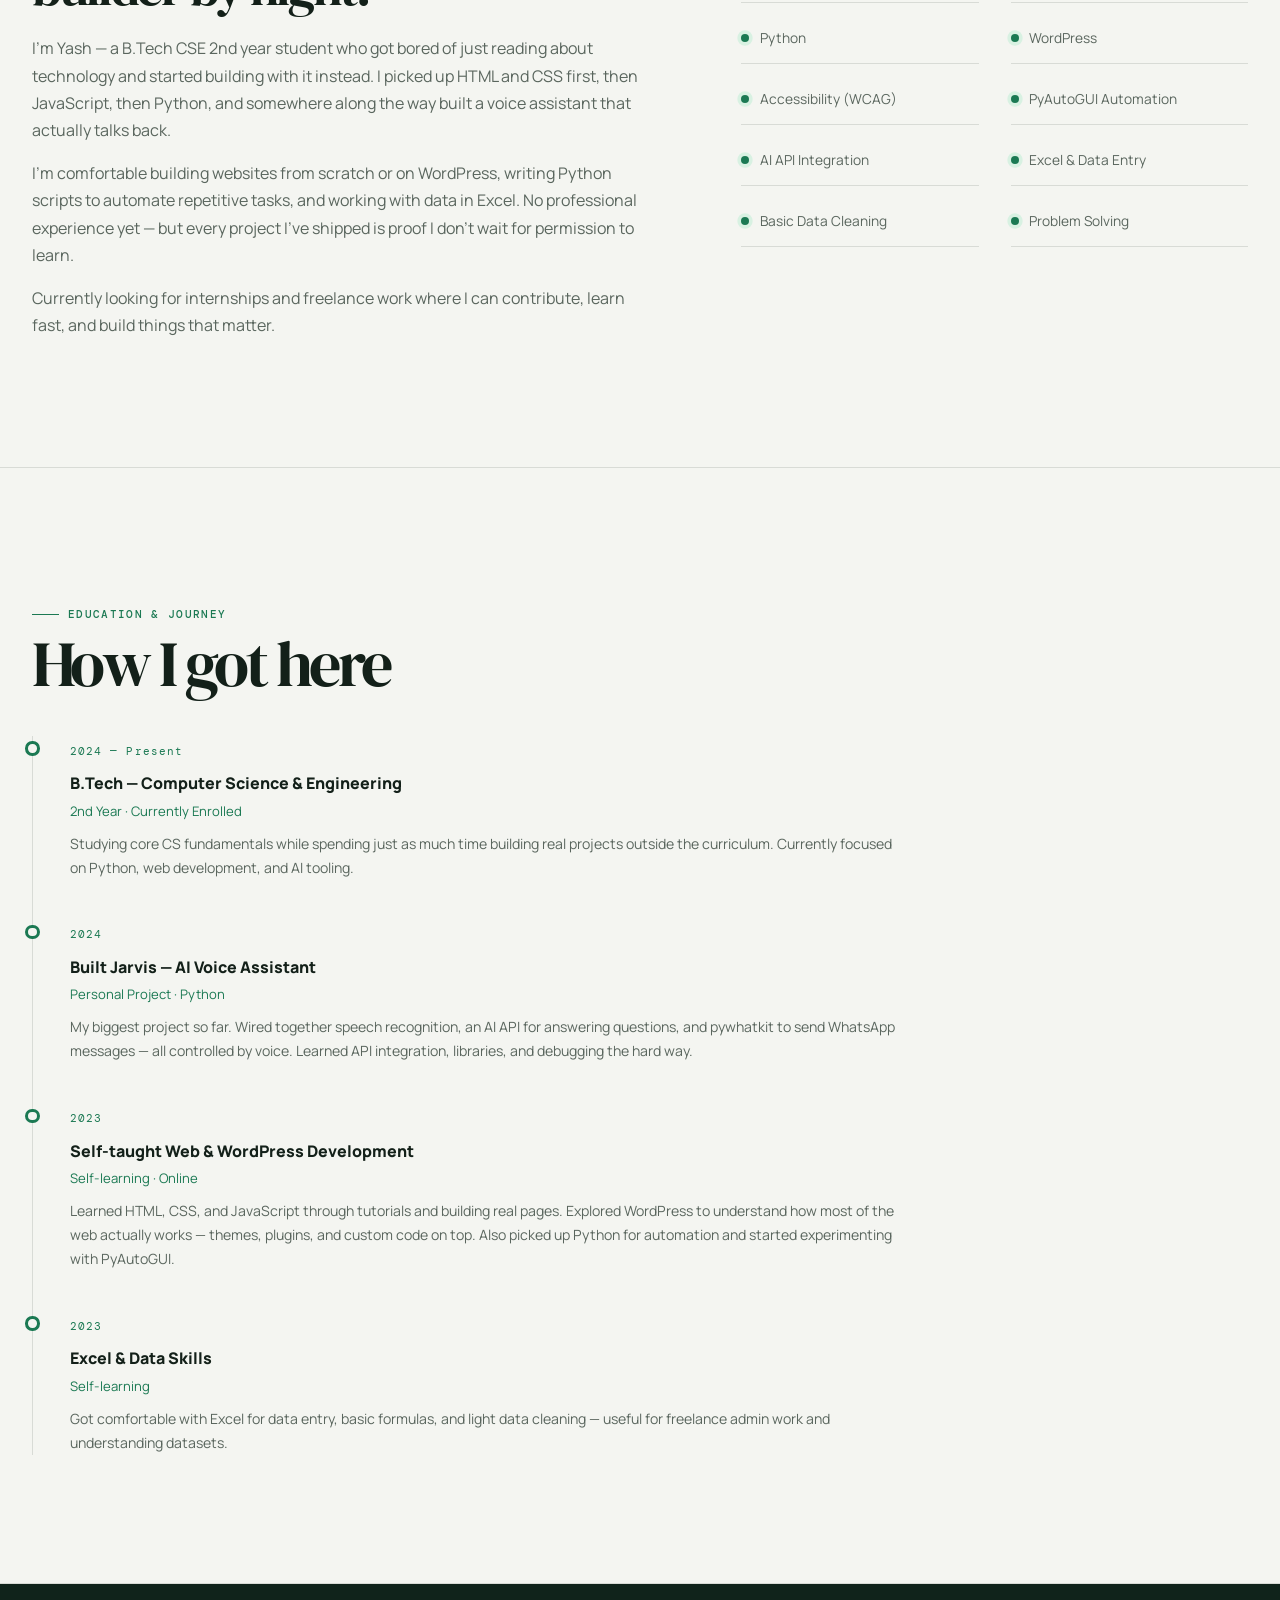
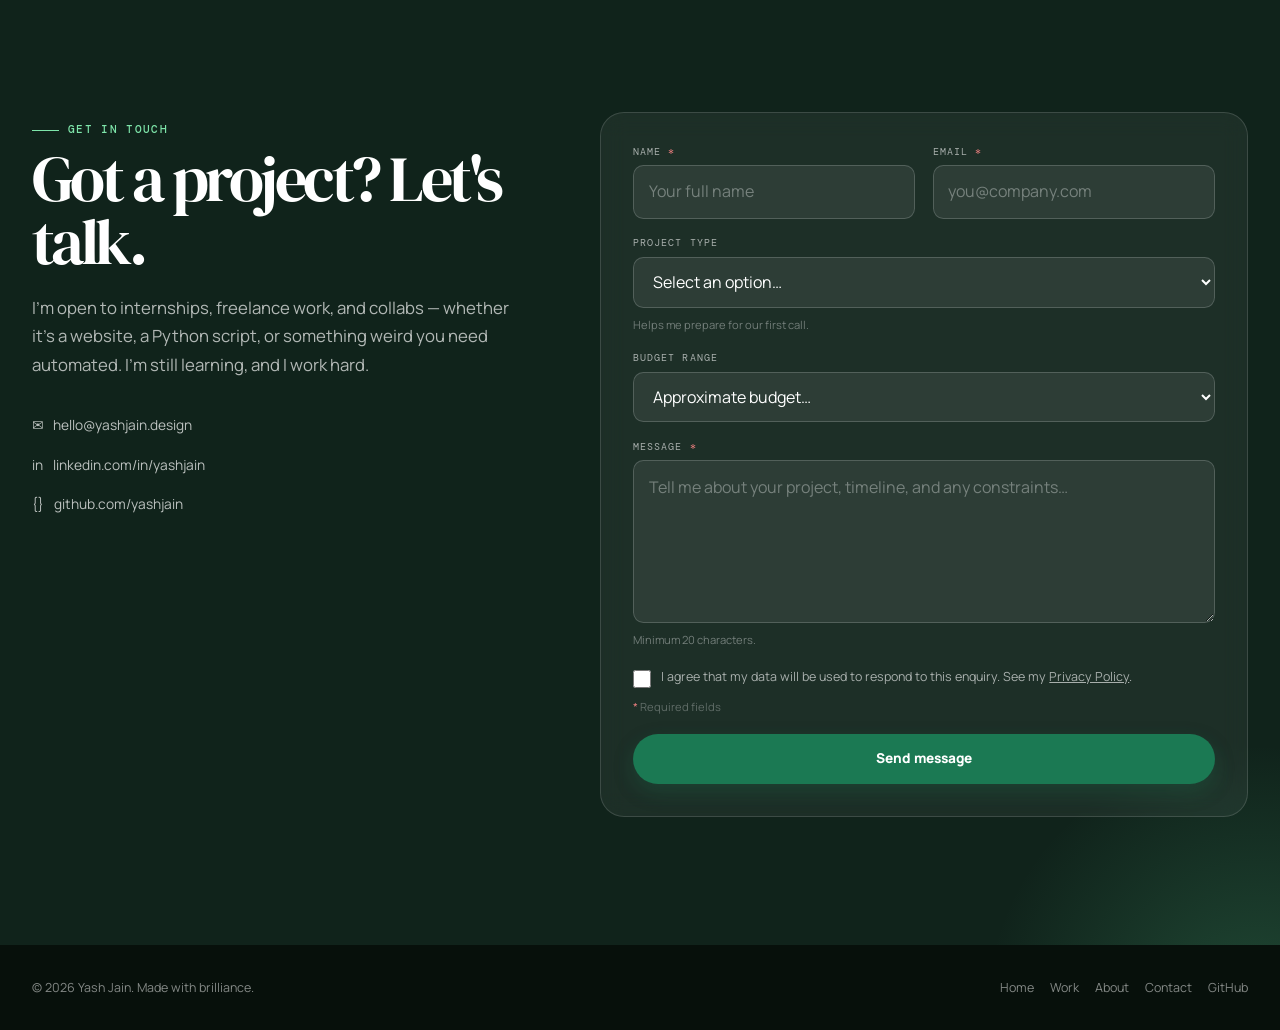
<file: 5th task/Index.html>
<!DOCTYPE html>
<html lang="en">
<head>
  <meta charset="UTF-8" />
  <meta name="viewport" content="width=device-width, initial-scale=1.0" />

  <!-- Primary SEO Meta Tags -->
  <title>Yash Jain — CSE Student & Developer</title>
  <meta name="description" content="Yash Jain is a B.Tech CSE 2nd year student who builds websites, automates tasks with Python, and creates AI-powered tools. Open to freelance and internship opportunities." />
  <meta name="keywords" content="web developer, python developer, wordpress, automation, student developer, CSE, portfolio, jarvis voice assistant" />
  <meta name="author" content="Yash Jain" />
  <meta name="robots" content="index, follow" />
  <link rel="canonical" href="https://yashjain.design/" />

  <!-- Open Graph / Social -->
  <meta property="og:type" content="website" />
  <meta property="og:url" content="https://yashjain.design/" />
  <meta property="og:title" content="Yash Jain — CSE Student & Developer" />
  <meta property="og:description" content="B.Tech CSE student building websites, Python automations, and AI-powered tools." />
  <meta property="og:image" content="https://yashjain.design/og-image.jpg" />
  <meta property="og:image:alt" content="Yash Jain portfolio preview" />
  <meta property="og:locale" content="en_US" />

  <!-- Twitter Card -->
  <meta name="twitter:card" content="summary_large_image" />
  <meta name="twitter:site" content="@yashjain" />
  <meta name="twitter:title" content="Yash Jain — CSE Student & Developer" />
  <meta name="twitter:description" content="B.Tech CSE student building websites, Python automations, and AI-powered tools." />
  <meta name="twitter:image" content="https://yashjain.design/og-image.jpg" />
  <meta name="twitter:image:alt" content="Yash Jain portfolio preview" />

  <!-- Structured Data (JSON-LD) -->
  <script type="application/ld+json">
  {
    "@context": "https://schema.org",
    "@type": "Person",
    "name": "Yash Jain",
    "url": "https://yashjain.design",
    "jobTitle": "CSE Student & Developer",
    "description": "B.Tech CSE 2nd year student building websites, Python automations, and AI tools.",
    "sameAs": [
      "https://github.com/yashjain",
      "https://linkedin.com/in/yashjain"
    ]
  }
  </script>

  <!-- Fonts -->
  <link rel="preconnect" href="https://fonts.googleapis.com" />
  <link rel="preconnect" href="https://fonts.gstatic.com" crossorigin />
  <link href="https://fonts.googleapis.com/css2?family=DM+Serif+Display:ital@0;1&family=DM+Mono:wght@400;500&family=Inter:wght@400;500;600&display=swap" rel="stylesheet" />

  <!-- CSS -->
  <link rel="stylesheet" href="css/style.css" />
</head>

<body>
  <!-- Skip navigation for keyboard / screen reader users -->
  <a class="skip-link" href="#main-content">Skip to main content</a>

  <!-- ════════════════════════════════════════
       HEADER / PRIMARY NAVIGATION
  ════════════════════════════════════════ -->
  <header class="site-header" role="banner">
    <div class="container">
      <div class="header-inner">
        <!-- Logo / Home link -->
        <a href="#home" class="site-logo" aria-label="Yash Jain — back to top">YJ</a>

        <!-- Mobile menu toggle -->
        <button
          class="nav-toggle"
          aria-controls="primary-nav"
          aria-expanded="false"
          aria-label="Toggle navigation menu"
        >
          <span class="nav-toggle-open"  aria-hidden="true">Menu</span>
          <span class="nav-toggle-close" aria-hidden="true">Close</span>
        </button>

        <button class="theme-toggle" type="button" aria-label="Switch to dark theme" aria-pressed="false">
          <span class="theme-toggle__sun" aria-hidden="true">☀</span>
          <span class="theme-toggle__moon" aria-hidden="true">☾</span>
          <span class="sr-only">Toggle colour theme</span>
        </button>

        <!-- Primary navigation -->
        <nav
          id="primary-nav"
          class="site-nav"
          aria-label="Primary navigation"
          aria-hidden="true"
        >
          <ul class="nav-list" role="list">
            <li><a href="#home"       class="nav-link" aria-current="page">Home</a></li>
            <li><a href="#work"       class="nav-link">Work</a></li>
            <li><a href="#about"      class="nav-link">About</a></li>
            <li><a href="#experience" class="nav-link">Experience</a></li>
            <li><a href="#contact"    class="nav-link-cta">Get in touch</a></li>
          </ul>
        </nav>
      </div>
    </div>
  </header>

  <!-- ════════════════════════════════════════
       MAIN CONTENT
  ════════════════════════════════════════ -->
  <main id="main-content" tabindex="-1">

    <!-- ── HERO ──────────────────────────────────── -->
    <section id="home" aria-labelledby="hero-heading">
      <div class="container">
        <div class="hero-inner">
          <div>
            <span class="eyebrow">B.Tech CSE · 2nd Year · Developer</span>
            <h1 id="hero-heading" class="hero-headline">
              I build things<br />that actually <em>work</em>
            </h1>
            <p class="hero-sub">
              Student developer with a thing for automation, AI tools, and
              websites — turning ideas into real, running projects one commit at a time.
            </p>

            <div class="hero-status" aria-label="Currently open to internships and freelance work">
              <span class="status-dot" aria-hidden="true"></span>
              Open to internships &amp; freelance
            </div>

            <div class="hero-actions">
              <a href="#work"    class="btn-primary">View my work</a>
              <a href="#contact" class="btn-outline">Let's talk</a>
            </div>
          </div>

          <span class="hero-badge" aria-hidden="true">Portfolio · 2026</span>
        </div>
      </div>
    </section>

    <!-- ── STATS BAND ─────────────────────────────── -->
    <section aria-label="Quick facts" class="stats-band">
      <div class="container">
        <ul class="stats-list" role="list">
          <li>
            <span class="stat-value" aria-label="2nd year B.Tech student">2nd</span>
            <span class="stat-label">Year B.Tech CSE</span>
          </li>
          <li>
            <span class="stat-value" aria-label="7 technologies learned">7+</span>
            <span class="stat-label">Technologies</span>
          </li>
          <li>
            <span class="stat-value" aria-label="4 personal projects built">4</span>
            <span class="stat-label">Projects built</span>
          </li>
          <li>
            <span class="stat-value" aria-label="1 voice AI assistant shipped">1</span>
            <span class="stat-label">AI assistant shipped</span>
          </li>
        </ul>
      </div>
    </section>

    <!-- ── SELECTED WORK ──────────────────────────── -->
    <section id="work" class="section" aria-labelledby="work-heading">
      <div class="container">
        <header class="section-header">
          <div>
            <span class="eyebrow">Selected work</span>
            <h2 id="work-heading" class="section-title">Recent projects</h2>
          </div>
          <a href="#work" class="section-link" aria-label="Browse all projects">All projects →</a>
        </header>

        <!-- Project grid -->
        <div class="projects-grid" role="list" aria-label="Portfolio projects">

          <!-- Project 1: Jarvis -->
          <article class="project-card" role="listitem" aria-labelledby="proj1-title">
            <div class="project-thumb" data-hue="blue" role="img" aria-label="Jarvis — AI voice assistant preview">
              <span class="project-thumb-inner" aria-hidden="true">J</span>
            </div>
            <div class="project-body">
              <ul class="project-tags" aria-label="Technologies used">
                <li class="project-tag">Python</li>
                <li class="project-tag">AI API</li>
                <li class="project-tag">PyAutoGUI</li>
                <li class="project-tag">pywhatkit</li>
              </ul>
              <h3 id="proj1-title" class="project-title">Jarvis — Voice Assistant</h3>
              <p class="project-desc">
                A voice-controlled AI assistant built in Python. It listens to your commands,
                answers questions via an AI API, and can send WhatsApp messages — all hands-free.
                My first step into making software that actually feels alive.
              </p>
              <footer class="project-footer">
                <a href="https://github.com/yashjain" class="project-link" aria-label="View Jarvis source code on GitHub" rel="noopener noreferrer" target="_blank">
                  View on GitHub
                  <span aria-hidden="true">↗</span>
                </a>
              </footer>
            </div>
          </article>

          <!-- Project 2: WordPress site -->
          <article class="project-card" role="listitem" aria-labelledby="proj2-title">
            <div class="project-thumb" data-hue="green" role="img" aria-label="WordPress website project preview">
              <span class="project-thumb-inner" aria-hidden="true">W</span>
            </div>
            <div class="project-body">
              <ul class="project-tags" aria-label="Technologies used">
                <li class="project-tag">WordPress</li>
                <li class="project-tag">HTML</li>
                <li class="project-tag">CSS</li>
                <li class="project-tag">JavaScript</li>
              </ul>
              <h3 id="proj2-title" class="project-title">WordPress Web Projects</h3>
              <p class="project-desc">
                Built and customised websites using WordPress, writing custom HTML, CSS, and JS
                to go beyond what themes allow. Comfortable setting up pages, plugins, and
                making sites look the way they're supposed to.
              </p>
              <footer class="project-footer">
                <a href="https://github.com/yashjain" class="project-link" aria-label="View projects on GitHub" rel="noopener noreferrer" target="_blank">
                  View on GitHub
                  <span aria-hidden="true">↗</span>
                </a>
              </footer>
            </div>
          </article>

          <!-- Project 3: Python Automation -->
          <article class="project-card" role="listitem" aria-labelledby="proj3-title">
            <div class="project-thumb" data-hue="amber" role="img" aria-label="Python automation scripts preview">
              <span class="project-thumb-inner" aria-hidden="true">⚙</span>
            </div>
            <div class="project-body">
              <ul class="project-tags" aria-label="Technologies used">
                <li class="project-tag">Python</li>
                <li class="project-tag">PyAutoGUI</li>
                <li class="project-tag">Automation</li>
              </ul>
              <h3 id="proj3-title" class="project-title">Desktop Automation Scripts</h3>
              <p class="project-desc">
                Python scripts using PyAutoGUI to automate repetitive desktop tasks —
                mouse clicks, keyboard inputs, and screen interactions. Great for killing
                boring manual work and learning how computers really operate.
              </p>
              <footer class="project-footer">
                <a href="https://github.com/yashjain" class="project-link" aria-label="View automation scripts on GitHub" rel="noopener noreferrer" target="_blank">
                  View on GitHub
                  <span aria-hidden="true">↗</span>
                </a>
              </footer>
            </div>
          </article>

          <!-- Project 4: Luma Supply capstone -->
          <article class="project-card" role="listitem" aria-labelledby="proj4-title">
            <div class="project-thumb" data-hue="green" role="img" aria-label="Luma Supply e-commerce storefront preview">
              <span class="project-thumb-inner" aria-hidden="true">L</span>
            </div>
            <div class="project-body">
              <ul class="project-tags" aria-label="Technologies used">
                <li class="project-tag">JavaScript Modules</li>
                <li class="project-tag">Client-side Routing</li>
                <li class="project-tag">Vercel</li>
              </ul>
              <h3 id="proj4-title" class="project-title">Luma Supply — E-commerce Capstone</h3>
              <p class="project-desc">
                A production-deployed product catalogue with seamless client-side navigation,
                responsive product images, category filters, and a shopping bag that persists in local storage.
              </p>
              <footer class="project-footer">
                <a href="https://capstone-store-omega.vercel.app" class="project-link" aria-label="Open the live Luma Supply storefront" rel="noopener noreferrer" target="_blank">
                  View live project
                  <span aria-hidden="true">↗</span>
                </a>
              </footer>
            </div>
          </article>

        </div>
      </div>
    </section>

    <!-- ── ABOUT ──────────────────────────────────── -->
    <section id="weather-dashboard" class="section weather-section" aria-labelledby="weather-heading">
      <div class="container">
        <header class="section-header">
          <div>
            <span class="eyebrow">Asynchronous JavaScript &amp; REST API</span>
            <h2 id="weather-heading" class="section-title">Weather, where you are going.</h2>
          </div>
          <span class="weather-live"><span aria-hidden="true"></span> Live data</span>
        </header>
        <div class="weather-app">
          <form id="weather-form" class="weather-search" novalidate>
            <label class="sr-only" for="weather-city">Search weather by city name</label>
            <input id="weather-city" type="search" autocomplete="address-level2" placeholder="Search a city, e.g. Mumbai" required />
            <button id="weather-submit" type="submit">Check weather <span aria-hidden="true">→</span></button>
          </form>
          <p id="weather-error" class="weather-error" role="alert"></p>
          <div id="weather-loading" class="weather-loading" hidden aria-live="polite">Finding the latest conditions…</div>
          <section id="weather-result" class="weather-result" aria-live="polite" hidden>
            <div class="weather-overview">
              <div><p id="weather-location" class="weather-location"></p><p id="weather-condition" class="weather-condition"></p></div>
              <span id="weather-icon" class="weather-icon" aria-hidden="true">☀</span>
            </div>
            <div class="weather-temperature"><span id="weather-temp">--</span><sup>°C</sup></div>
            <div class="weather-metrics">
              <div><span class="weather-metric-label">Humidity</span><strong id="weather-humidity">--%</strong></div>
              <div><span class="weather-metric-label">Wind speed</span><strong id="weather-wind">-- km/h</strong></div>
              <div><span class="weather-metric-label">Feels like</span><strong id="weather-feels-like">--°C</strong></div>
            </div>
            <p id="weather-updated" class="weather-updated"></p>
          </section>
          <div id="weather-placeholder" class="weather-placeholder"><span aria-hidden="true">⌁</span><p>Search for a city to see current conditions.</p></div>
        </div>
      </div>
    </section>

    <section id="todo-app" class="section todo-section" aria-labelledby="todo-heading">
      <div class="container">
        <header class="section-header">
          <div>
            <span class="eyebrow">Live JavaScript project</span>
            <h2 id="todo-heading" class="section-title">Keep the next thing clear.</h2>
          </div>
          <span class="todo-save-note" aria-hidden="true">Saved locally</span>
        </header>
        <div class="todo-app" aria-label="To-do list application">
          <form id="todo-form" class="todo-form">
            <label class="sr-only" for="todo-input">Add a task</label>
            <input id="todo-input" type="text" maxlength="160" autocomplete="off" placeholder="What needs to be done?" required />
            <button class="todo-add" type="submit">Add task <span aria-hidden="true">→</span></button>
          </form>
          <p id="todo-error" class="todo-error" role="alert"></p>
          <div class="todo-toolbar">
            <p id="todo-summary" class="todo-summary" aria-live="polite"></p>
            <div class="todo-filters" role="group" aria-label="Filter tasks">
              <button class="todo-filter is-active" type="button" data-todo-filter="all" aria-pressed="true">All</button>
              <button class="todo-filter" type="button" data-todo-filter="active" aria-pressed="false">Active</button>
              <button class="todo-filter" type="button" data-todo-filter="completed" aria-pressed="false">Completed</button>
            </div>
          </div>
          <ul id="todo-list" class="todo-list" aria-label="Your tasks"></ul>
          <div id="todo-empty" class="todo-empty" hidden>
            <span aria-hidden="true">✦</span><p>No tasks here yet.</p><small>Add one above to get started.</small>
          </div>
          <footer class="todo-footer">
            <span>Changes save automatically in this browser.</span>
            <button id="todo-clear-completed" type="button" class="todo-clear" hidden>Clear completed</button>
          </footer>
        </div>
      </div>
    </section>

    <section id="about" class="section" aria-labelledby="about-heading">
      <div class="container">
        <span class="eyebrow">About me</span>
        <div class="about-grid">
          <div class="about-body">
            <p class="about-lead" id="about-heading">
              Student by day,<br />builder by night.
            </p>
            <p>
              I'm Yash — a B.Tech CSE 2nd year student who got bored of just reading
              about technology and started building with it instead. I picked up HTML and CSS
              first, then JavaScript, then Python, and somewhere along the way built a voice
              assistant that actually talks back.
            </p>
            <p>
              I'm comfortable building websites from scratch or on WordPress, writing Python
              scripts to automate repetitive tasks, and working with data in Excel. No
              professional experience yet — but every project I've shipped is proof I don't
              wait for permission to learn.
            </p>
            <p>
              Currently looking for internships and freelance work where I can contribute,
              learn fast, and build things that matter.
            </p>
          </div>

          <div>
            <h3 class="eyebrow" style="margin-bottom:1.25rem">Core skills</h3>
            <ul class="skills-grid" role="list" aria-label="List of core skills">
              <li class="skill-item"><span class="skill-dot" aria-hidden="true"></span>HTML &amp; CSS</li>
              <li class="skill-item"><span class="skill-dot" aria-hidden="true"></span>JavaScript</li>
              <li class="skill-item"><span class="skill-dot" aria-hidden="true"></span>Python</li>
              <li class="skill-item"><span class="skill-dot" aria-hidden="true"></span>WordPress</li>
              <li class="skill-item"><span class="skill-dot" aria-hidden="true"></span>Accessibility (WCAG)</li>
              <li class="skill-item"><span class="skill-dot" aria-hidden="true"></span>PyAutoGUI Automation</li>
              <li class="skill-item"><span class="skill-dot" aria-hidden="true"></span>AI API Integration</li>
              <li class="skill-item"><span class="skill-dot" aria-hidden="true"></span>Excel &amp; Data Entry</li>
              <li class="skill-item"><span class="skill-dot" aria-hidden="true"></span>Basic Data Cleaning</li>
              <li class="skill-item"><span class="skill-dot" aria-hidden="true"></span>Problem Solving</li>
            </ul>
          </div>
        </div>
      </div>
    </section>

    <!-- ── EXPERIENCE ─────────────────────────────── -->
    <section id="experience" class="section" aria-labelledby="exp-heading">
      <div class="container">
        <span class="eyebrow">Education &amp; Journey</span>
        <h2 id="exp-heading" class="section-title" style="margin-bottom:2.5rem">How I got here</h2>

        <ol class="timeline" aria-label="Education and learning journey">

          <li class="timeline-item">
            <div class="timeline-dot" aria-hidden="true"></div>
            <time class="timeline-date" datetime="2024">2024 — Present</time>
            <p class="timeline-role">B.Tech — Computer Science &amp; Engineering</p>
            <p class="timeline-company">2nd Year · Currently Enrolled</p>
            <p class="timeline-desc">
              Studying core CS fundamentals while spending just as much time building real
              projects outside the curriculum. Currently focused on Python, web development,
              and AI tooling.
            </p>
          </li>

          <li class="timeline-item">
            <div class="timeline-dot" aria-hidden="true"></div>
            <time class="timeline-date" datetime="2024">2024</time>
            <p class="timeline-role">Built Jarvis — AI Voice Assistant</p>
            <p class="timeline-company">Personal Project · Python</p>
            <p class="timeline-desc">
              My biggest project so far. Wired together speech recognition, an AI API for
              answering questions, and pywhatkit to send WhatsApp messages — all controlled
              by voice. Learned API integration, libraries, and debugging the hard way.
            </p>
          </li>

          <li class="timeline-item">
            <div class="timeline-dot" aria-hidden="true"></div>
            <time class="timeline-date" datetime="2023">2023</time>
            <p class="timeline-role">Self-taught Web &amp; WordPress Development</p>
            <p class="timeline-company">Self-learning · Online</p>
            <p class="timeline-desc">
              Learned HTML, CSS, and JavaScript through tutorials and building real pages.
              Explored WordPress to understand how most of the web actually works — themes,
              plugins, and custom code on top. Also picked up Python for automation and
              started experimenting with PyAutoGUI.
            </p>
          </li>

          <li class="timeline-item">
            <div class="timeline-dot" aria-hidden="true"></div>
            <time class="timeline-date" datetime="2023">2023</time>
            <p class="timeline-role">Excel &amp; Data Skills</p>
            <p class="timeline-company">Self-learning</p>
            <p class="timeline-desc">
              Got comfortable with Excel for data entry, basic formulas, and light data
              cleaning — useful for freelance admin work and understanding datasets.
            </p>
          </li>

        </ol>
      </div>
    </section>

    <!-- ── CONTACT ────────────────────────────────── -->
    <section id="contact" class="section" aria-labelledby="contact-heading">
      <div class="container">
        <div class="contact-grid">

          <!-- Left: intro -->
          <div>
            <span class="eyebrow">Get in touch</span>
            <h2 id="contact-heading" class="section-title" style="margin-bottom:1.25rem">
              Got a project? Let's talk.
            </h2>
            <p class="contact-intro">
              I'm open to internships, freelance work, and collabs —
              whether it's a website, a Python script, or something weird
              you need automated. I'm still learning, and I work hard.
            </p>
            <ul class="contact-detail" aria-label="Contact details">
              <li>
                <a href="mailto:hello@yashjain.design" aria-label="Email: hello@yashjain.design">
                  <span aria-hidden="true">✉</span> hello@yashjain.design
                </a>
              </li>
              <li>
                <a href="https://linkedin.com/in/yashjain" aria-label="LinkedIn profile" rel="noopener noreferrer" target="_blank">
                  <span aria-hidden="true">in</span> linkedin.com/in/yashjain
                </a>
              </li>
              <li>
                <a href="https://github.com/yashjain" aria-label="GitHub profile" rel="noopener noreferrer" target="_blank">
                  <span aria-hidden="true">{}</span> github.com/yashjain
                </a>
              </li>
            </ul>
          </div>

          <!-- Right: form -->
          <div>
            <!--
              ARIA live region for status messages.
              role="status" for success (non-urgent), role="alert" for error (urgent).
            -->
            <div
              id="form-status"
              class="form-status"
              aria-atomic="true"
              aria-live="polite"
            ></div>

            <form
              id="contact-form"
              class="contact-form"
              novalidate
              aria-label="Contact form"
            >
              <!-- Name + Email row -->
              <div class="form-row">
                <div class="field">
                  <label for="cf-name">
                    Name <span aria-hidden="true" style="color:#f08080">*</span>
                  </label>
                  <input
                    type="text"
                    id="cf-name"
                    name="name"
                    autocomplete="name"
                    placeholder="Your full name"
                    required
                    aria-required="true"
                    aria-describedby="cf-name-error"
                  />
                  <span id="cf-name-error" class="field-error" role="alert">Please enter your name.</span>
                </div>

                <div class="field">
                  <label for="cf-email">
                    Email <span aria-hidden="true" style="color:#f08080">*</span>
                  </label>
                  <input
                    type="email"
                    id="cf-email"
                    name="email"
                    autocomplete="email"
                    placeholder="you@company.com"
                    required
                    aria-required="true"
                    aria-describedby="cf-email-error"
                  />
                  <span id="cf-email-error" class="field-error" role="alert">Please enter a valid email address.</span>
                </div>
              </div>

              <!-- Project type -->
              <div class="field">
                <label for="cf-type">Project type</label>
                <select id="cf-type" name="project_type" aria-describedby="cf-type-hint">
                  <option value=""           selected disabled>Select an option…</option>
                  <option value="website">Website (HTML/CSS/JS)</option>
                  <option value="wordpress">WordPress Site</option>
                  <option value="python">Python Script / Automation</option>
                  <option value="data">Excel / Data Entry / Cleaning</option>
                  <option value="internship">Internship Opportunity</option>
                  <option value="other">Something else</option>
                </select>
                <span id="cf-type-hint" class="field-hint">Helps me prepare for our first call.</span>
              </div>

              <!-- Budget -->
              <div class="field">
                <label for="cf-budget">Budget range</label>
                <select id="cf-budget" name="budget">
                  <option value=""           selected disabled>Approximate budget…</option>
                  <option value="<2k">Under ₹2,000</option>
                  <option value="2-5k">₹2,000 – ₹5,000</option>
                  <option value="5-15k">₹5,000 – ₹15,000</option>
                  <option value="15k+">₹15,000+</option>
                  <option value="discuss">Let's discuss</option>
                </select>
              </div>

              <!-- Message -->
              <div class="field">
                <label for="cf-message">
                  Message <span aria-hidden="true" style="color:#f08080">*</span>
                </label>
                <textarea
                  id="cf-message"
                  name="message"
                  rows="5"
                  placeholder="Tell me about your project, timeline, and any constraints…"
                  required
                  aria-required="true"
                  aria-describedby="cf-message-error cf-message-hint"
                  minlength="20"
                ></textarea>
                <span id="cf-message-hint" class="field-hint">Minimum 20 characters.</span>
                <span id="cf-message-error" class="field-error" role="alert">Please describe your project (at least 20 characters).</span>
              </div>

              <!-- Consent checkbox -->
              <div class="field">
                <div class="field-check">
                  <input
                    type="checkbox"
                    id="cf-consent"
                    name="consent"
                    required
                    aria-required="true"
                    aria-describedby="cf-consent-error"
                  />
                  <label for="cf-consent">
                    I agree that my data will be used to respond to this enquiry.
                    See my <a href="#contact">Privacy Policy</a>.
                  </label>
                </div>
                <span id="cf-consent-error" class="field-error" role="alert">Please accept the privacy policy.</span>
              </div>

              <!-- Required field legend -->
              <p style="font-size:0.7rem;color:rgba(255,255,255,0.3);margin-top:-0.5rem">
                <span aria-hidden="true" style="color:#f08080">*</span> Required fields
              </p>

              <!-- Submit -->
              <button
                type="submit"
                id="cf-submit"
                class="btn-submit"
                aria-describedby="form-status"
              >
                <span class="btn-text">Send message</span>
              </button>
            </form>
          </div>
        </div>
      </div>
    </section>

  </main><!-- /main -->

  <!-- ════════════════════════════════════════
       FOOTER
  ════════════════════════════════════════ -->
  <footer class="site-footer" role="contentinfo">
    <div class="container">
      <div class="footer-inner">
        <p>
          <span aria-hidden="true">©</span>
          <span class="sr-only">Copyright</span>
          <time datetime="2026">2026</time> Yash Jain. Made with brilliance.
        </p>
        <nav aria-label="Footer navigation">
          <ul class="footer-links" role="list">
            <li><a href="#home">Home</a></li>
            <li><a href="#work">Work</a></li>
            <li><a href="#about">About</a></li>
            <li><a href="#contact">Contact</a></li>
            <li>
              <a
                href="https://github.com/yashjain"
                rel="noopener noreferrer"
                target="_blank"
                aria-label="GitHub profile (opens in new tab)"
              >GitHub</a>
            </li>
          </ul>
        </nav>
      </div>
    </div>
  </footer>

  <!-- ════════════════════════════════════════
       JAVASCRIPT
  ════════════════════════════════════════ -->
  <script src="js/script.js"></script>

</body>
</html>
</file>
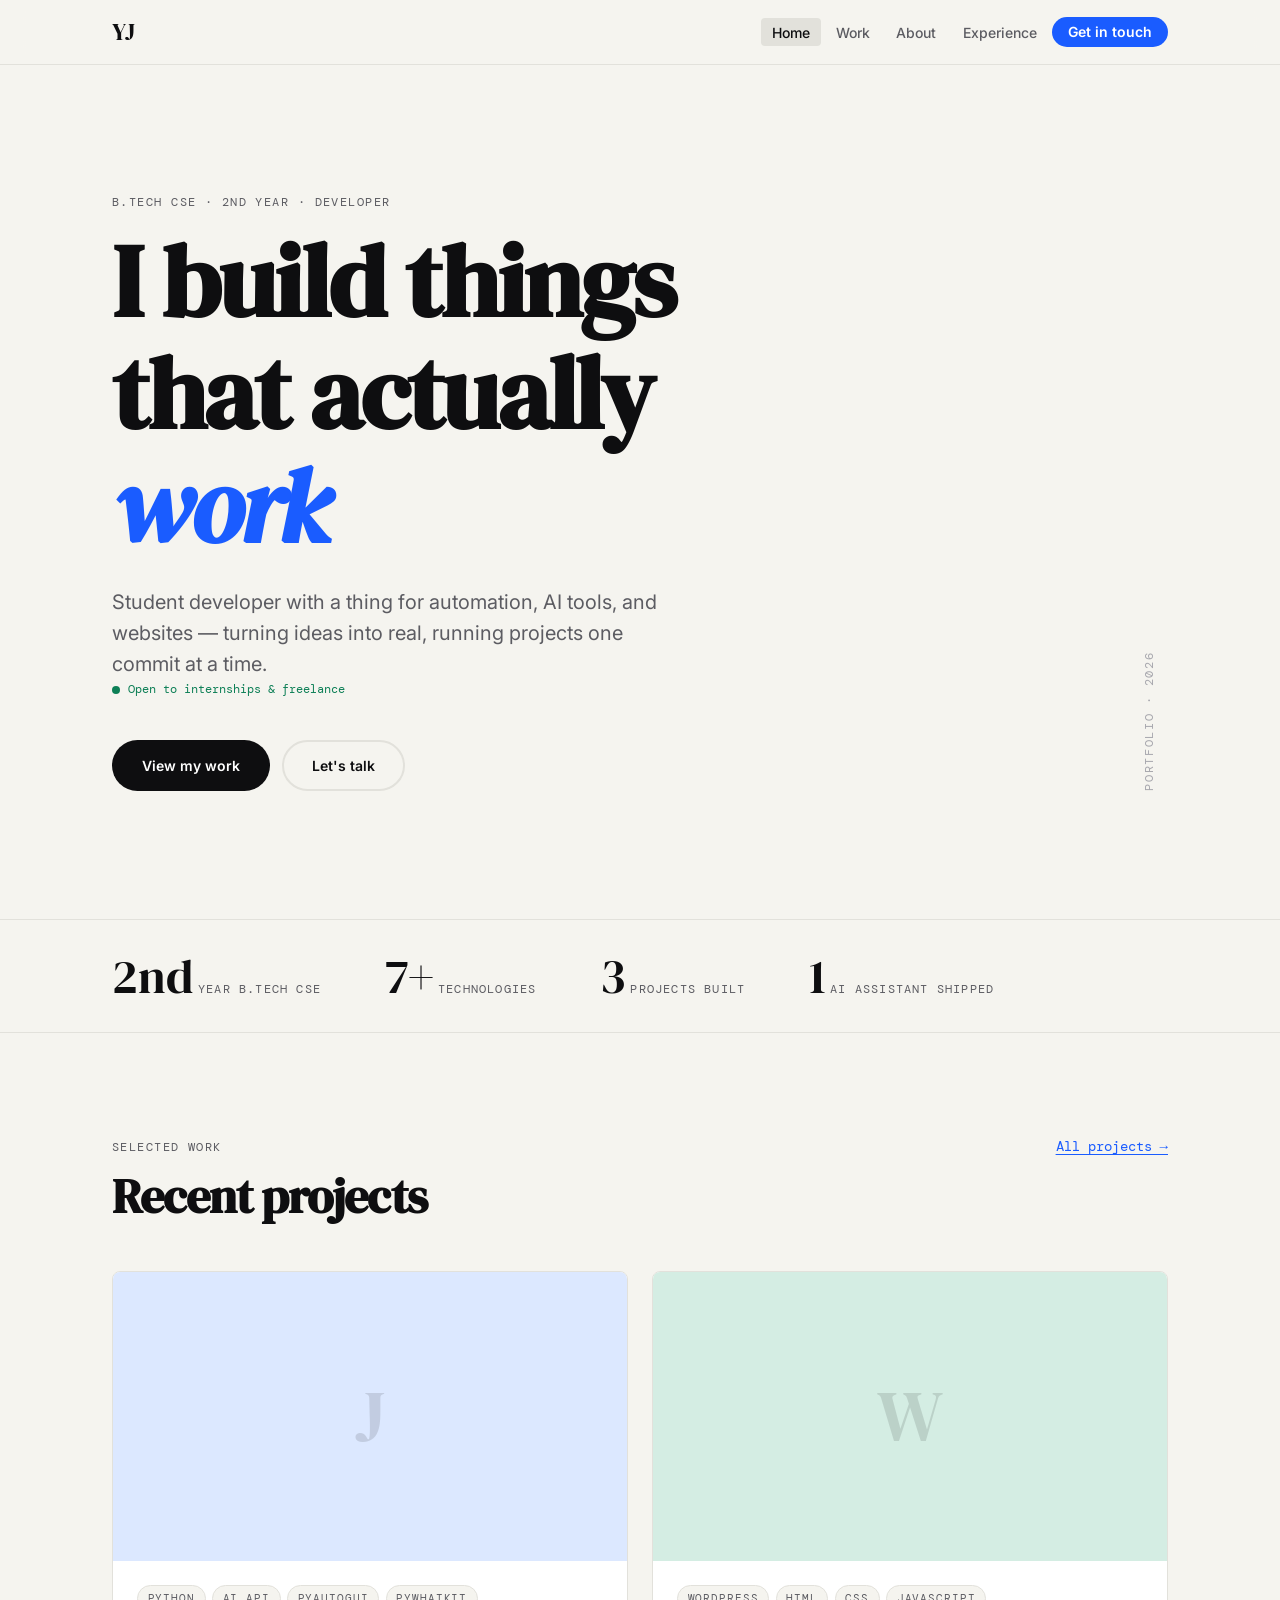
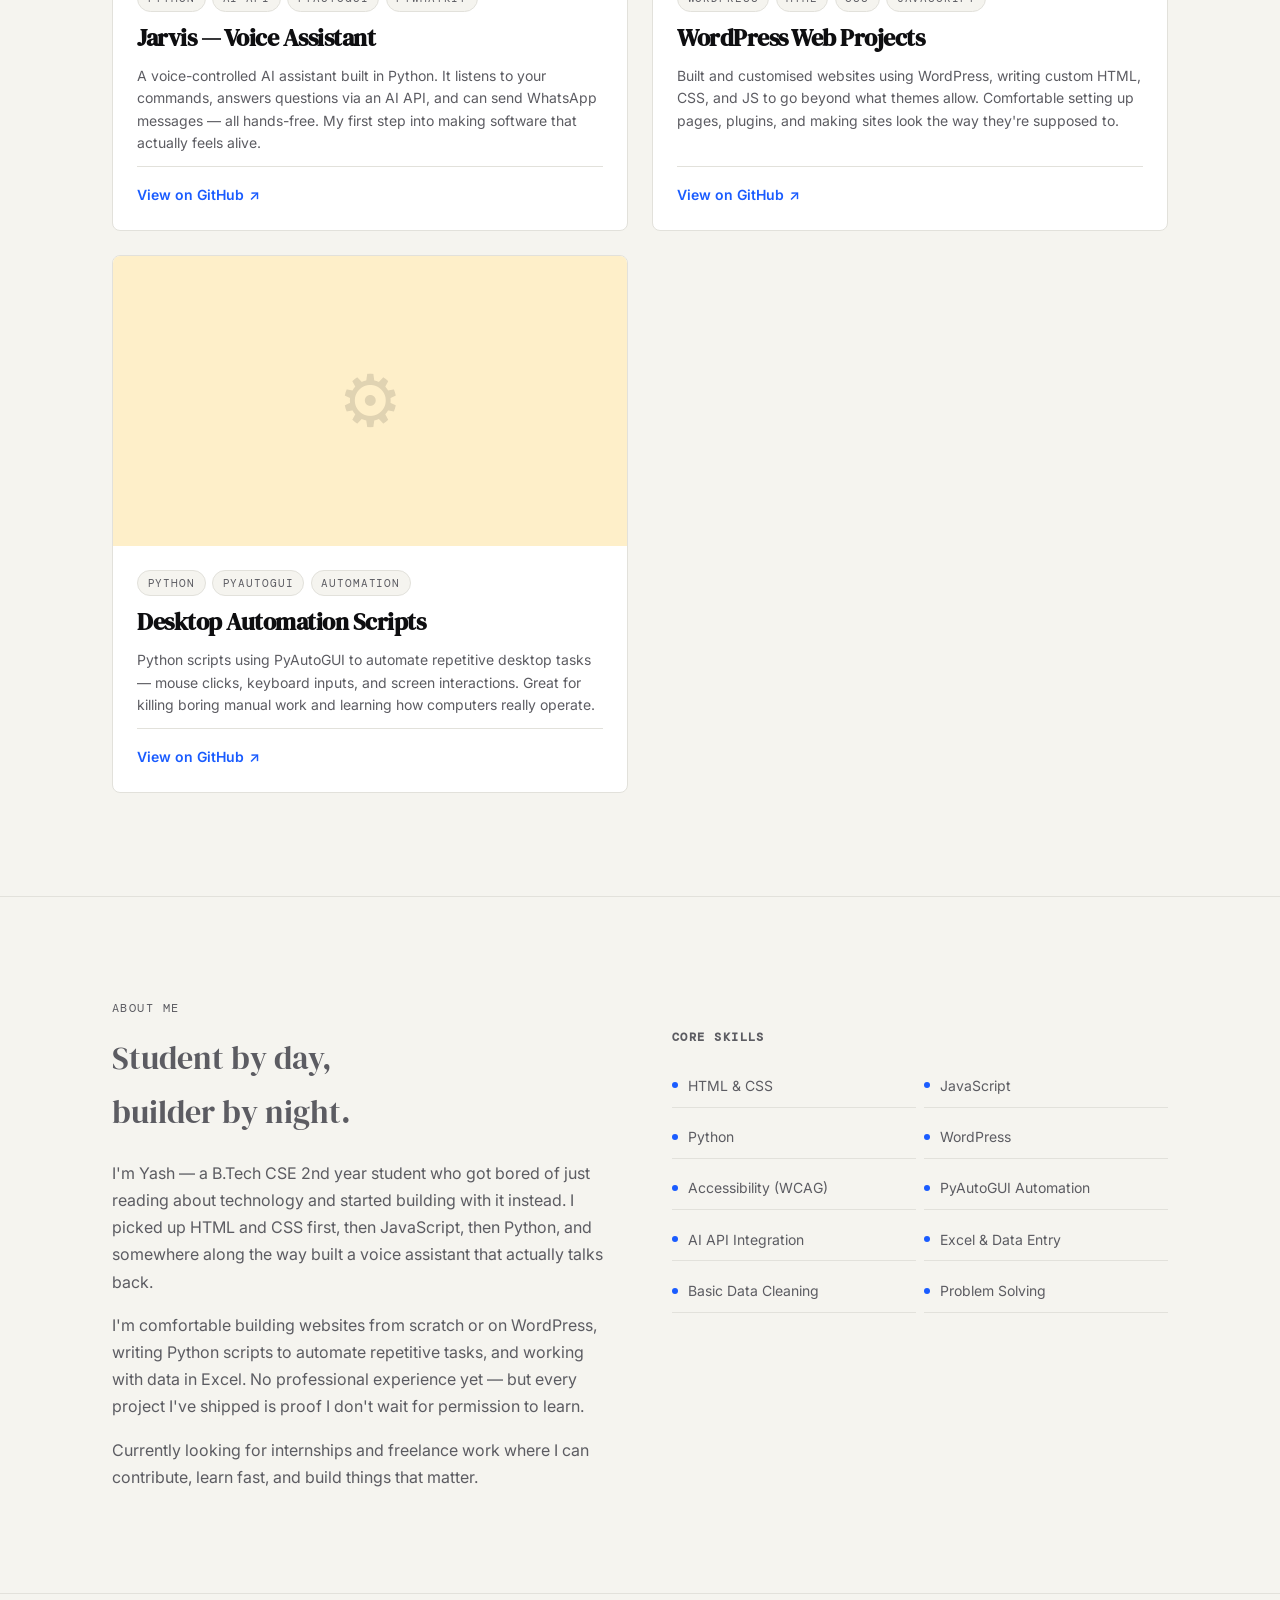
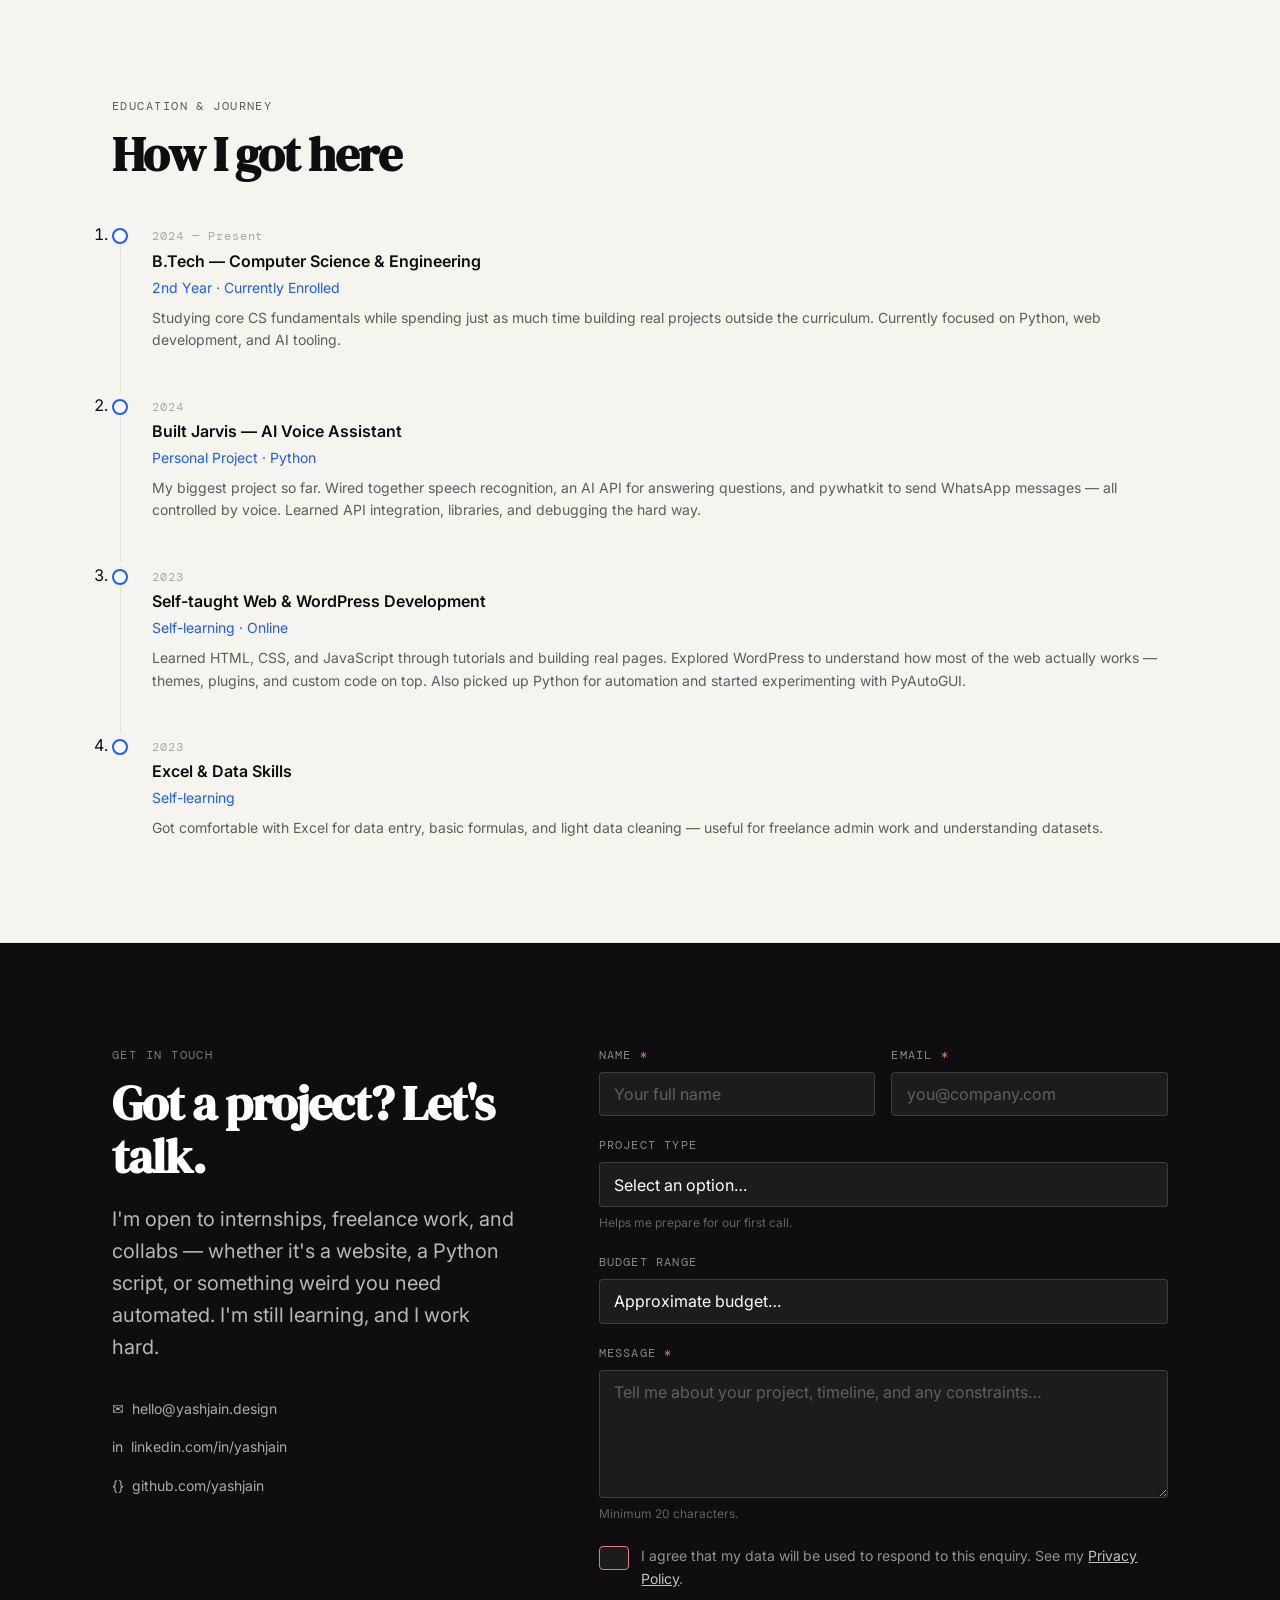
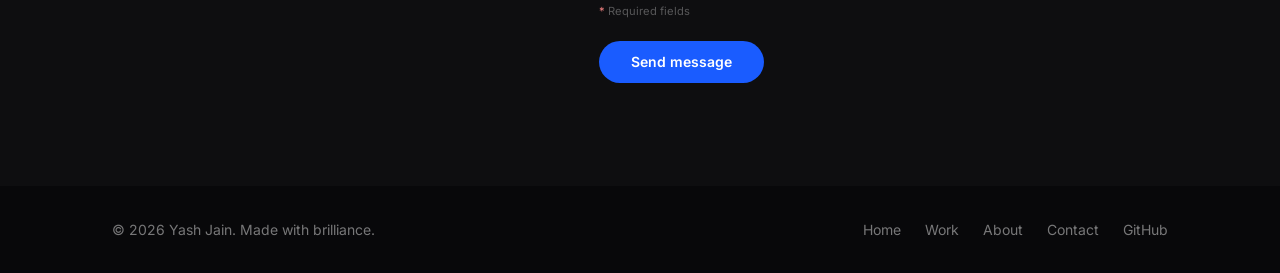
<file: 1st task/Portfolio-main/Index.html>
<!DOCTYPE html>
<html lang="en">
<head>
  <meta charset="UTF-8" />
  <meta name="viewport" content="width=device-width, initial-scale=1.0" />

  <!-- Primary SEO Meta Tags -->
  <title>Yash Jain — CSE Student & Developer</title>
  <meta name="description" content="Yash Jain is a B.Tech CSE 2nd year student who builds websites, automates tasks with Python, and creates AI-powered tools. Open to freelance and internship opportunities." />
  <meta name="keywords" content="web developer, python developer, wordpress, automation, student developer, CSE, portfolio, jarvis voice assistant" />
  <meta name="author" content="Yash Jain" />
  <meta name="robots" content="index, follow" />
  <link rel="canonical" href="https://yashjain.design/" />

  <!-- Open Graph / Social -->
  <meta property="og:type" content="website" />
  <meta property="og:url" content="https://yashjain.design/" />
  <meta property="og:title" content="Yash Jain — CSE Student & Developer" />
  <meta property="og:description" content="B.Tech CSE student building websites, Python automations, and AI-powered tools." />
  <meta property="og:image" content="https://yashjain.design/og-image.jpg" />
  <meta property="og:image:alt" content="Yash Jain portfolio preview" />
  <meta property="og:locale" content="en_US" />

  <!-- Twitter Card -->
  <meta name="twitter:card" content="summary_large_image" />
  <meta name="twitter:site" content="@yashjain" />
  <meta name="twitter:title" content="Yash Jain — CSE Student & Developer" />
  <meta name="twitter:description" content="B.Tech CSE student building websites, Python automations, and AI-powered tools." />
  <meta name="twitter:image" content="https://yashjain.design/og-image.jpg" />
  <meta name="twitter:image:alt" content="Yash Jain portfolio preview" />

  <!-- Structured Data (JSON-LD) -->
  <script type="application/ld+json">
  {
    "@context": "https://schema.org",
    "@type": "Person",
    "name": "Yash Jain",
    "url": "https://yashjain.design",
    "jobTitle": "CSE Student & Developer",
    "description": "B.Tech CSE 2nd year student building websites, Python automations, and AI tools.",
    "sameAs": [
      "https://github.com/yashjain",
      "https://linkedin.com/in/yashjain"
    ]
  }
  </script>

  <!-- Fonts -->
  <link rel="preconnect" href="https://fonts.googleapis.com" />
  <link rel="preconnect" href="https://fonts.gstatic.com" crossorigin />
  <link href="https://fonts.googleapis.com/css2?family=DM+Serif+Display:ital@0;1&family=DM+Mono:wght@400;500&family=Inter:wght@400;500;600&display=swap" rel="stylesheet" />

  <!-- CSS -->
  <link rel="stylesheet" href="css/style.css" />
</head>

<body>
  <!-- Skip navigation for keyboard / screen reader users -->
  <a class="skip-link" href="#main-content">Skip to main content</a>

  <!-- ════════════════════════════════════════
       HEADER / PRIMARY NAVIGATION
  ════════════════════════════════════════ -->
  <header class="site-header" role="banner">
    <div class="container">
      <div class="header-inner">
        <!-- Logo / Home link -->
        <a href="#home" class="site-logo" aria-label="Yash Jain — back to top">YJ</a>

        <!-- Mobile menu toggle -->
        <button
          class="nav-toggle"
          aria-controls="primary-nav"
          aria-expanded="false"
          aria-label="Toggle navigation menu"
        >
          <span class="nav-toggle-open"  aria-hidden="true">Menu</span>
          <span class="nav-toggle-close" aria-hidden="true">Close</span>
        </button>

        <!-- Primary navigation -->
        <nav
          id="primary-nav"
          class="site-nav"
          aria-label="Primary navigation"
          aria-hidden="true"
        >
          <ul class="nav-list" role="list">
            <li><a href="#home"       class="nav-link" aria-current="page">Home</a></li>
            <li><a href="#work"       class="nav-link">Work</a></li>
            <li><a href="#about"      class="nav-link">About</a></li>
            <li><a href="#experience" class="nav-link">Experience</a></li>
            <li><a href="#contact"    class="nav-link-cta">Get in touch</a></li>
          </ul>
        </nav>
      </div>
    </div>
  </header>

  <!-- ════════════════════════════════════════
       MAIN CONTENT
  ════════════════════════════════════════ -->
  <main id="main-content" tabindex="-1">

    <!-- ── HERO ──────────────────────────────────── -->
    <section id="home" aria-labelledby="hero-heading">
      <div class="container">
        <div class="hero-inner">
          <div>
            <span class="eyebrow">B.Tech CSE · 2nd Year · Developer</span>
            <h1 id="hero-heading" class="hero-headline">
              I build things<br />that actually <em>work</em>
            </h1>
            <p class="hero-sub">
              Student developer with a thing for automation, AI tools, and
              websites — turning ideas into real, running projects one commit at a time.
            </p>

            <div class="hero-status" aria-label="Currently open to internships and freelance work">
              <span class="status-dot" aria-hidden="true"></span>
              Open to internships &amp; freelance
            </div>

            <div class="hero-actions">
              <a href="#work"    class="btn-primary">View my work</a>
              <a href="#contact" class="btn-outline">Let's talk</a>
            </div>
          </div>

          <span class="hero-badge" aria-hidden="true">Portfolio · 2026</span>
        </div>
      </div>
    </section>

    <!-- ── STATS BAND ─────────────────────────────── -->
    <section aria-label="Quick facts" class="stats-band">
      <div class="container">
        <ul class="stats-list" role="list">
          <li>
            <span class="stat-value" aria-label="2nd year B.Tech student">2nd</span>
            <span class="stat-label">Year B.Tech CSE</span>
          </li>
          <li>
            <span class="stat-value" aria-label="7 technologies learned">7+</span>
            <span class="stat-label">Technologies</span>
          </li>
          <li>
            <span class="stat-value" aria-label="3 personal projects built">3</span>
            <span class="stat-label">Projects built</span>
          </li>
          <li>
            <span class="stat-value" aria-label="1 voice AI assistant shipped">1</span>
            <span class="stat-label">AI assistant shipped</span>
          </li>
        </ul>
      </div>
    </section>

    <!-- ── SELECTED WORK ──────────────────────────── -->
    <section id="work" class="section" aria-labelledby="work-heading">
      <div class="container">
        <header class="section-header">
          <div>
            <span class="eyebrow">Selected work</span>
            <h2 id="work-heading" class="section-title">Recent projects</h2>
          </div>
          <a href="#work" class="section-link" aria-label="Browse all projects">All projects →</a>
        </header>

        <!-- Project grid -->
        <div class="projects-grid" role="list" aria-label="Portfolio projects">

          <!-- Project 1: Jarvis -->
          <article class="project-card" role="listitem" aria-labelledby="proj1-title">
            <div class="project-thumb" data-hue="blue" role="img" aria-label="Jarvis — AI voice assistant preview">
              <span class="project-thumb-inner" aria-hidden="true">J</span>
            </div>
            <div class="project-body">
              <ul class="project-tags" aria-label="Technologies used">
                <li class="project-tag">Python</li>
                <li class="project-tag">AI API</li>
                <li class="project-tag">PyAutoGUI</li>
                <li class="project-tag">pywhatkit</li>
              </ul>
              <h3 id="proj1-title" class="project-title">Jarvis — Voice Assistant</h3>
              <p class="project-desc">
                A voice-controlled AI assistant built in Python. It listens to your commands,
                answers questions via an AI API, and can send WhatsApp messages — all hands-free.
                My first step into making software that actually feels alive.
              </p>
              <footer class="project-footer">
                <a href="https://github.com/yashjain" class="project-link" aria-label="View Jarvis source code on GitHub" rel="noopener noreferrer" target="_blank">
                  View on GitHub
                  <span aria-hidden="true">↗</span>
                </a>
              </footer>
            </div>
          </article>

          <!-- Project 2: WordPress site -->
          <article class="project-card" role="listitem" aria-labelledby="proj2-title">
            <div class="project-thumb" data-hue="green" role="img" aria-label="WordPress website project preview">
              <span class="project-thumb-inner" aria-hidden="true">W</span>
            </div>
            <div class="project-body">
              <ul class="project-tags" aria-label="Technologies used">
                <li class="project-tag">WordPress</li>
                <li class="project-tag">HTML</li>
                <li class="project-tag">CSS</li>
                <li class="project-tag">JavaScript</li>
              </ul>
              <h3 id="proj2-title" class="project-title">WordPress Web Projects</h3>
              <p class="project-desc">
                Built and customised websites using WordPress, writing custom HTML, CSS, and JS
                to go beyond what themes allow. Comfortable setting up pages, plugins, and
                making sites look the way they're supposed to.
              </p>
              <footer class="project-footer">
                <a href="https://github.com/yashjain" class="project-link" aria-label="View projects on GitHub" rel="noopener noreferrer" target="_blank">
                  View on GitHub
                  <span aria-hidden="true">↗</span>
                </a>
              </footer>
            </div>
          </article>

          <!-- Project 3: Python Automation -->
          <article class="project-card" role="listitem" aria-labelledby="proj3-title">
            <div class="project-thumb" data-hue="amber" role="img" aria-label="Python automation scripts preview">
              <span class="project-thumb-inner" aria-hidden="true">⚙</span>
            </div>
            <div class="project-body">
              <ul class="project-tags" aria-label="Technologies used">
                <li class="project-tag">Python</li>
                <li class="project-tag">PyAutoGUI</li>
                <li class="project-tag">Automation</li>
              </ul>
              <h3 id="proj3-title" class="project-title">Desktop Automation Scripts</h3>
              <p class="project-desc">
                Python scripts using PyAutoGUI to automate repetitive desktop tasks —
                mouse clicks, keyboard inputs, and screen interactions. Great for killing
                boring manual work and learning how computers really operate.
              </p>
              <footer class="project-footer">
                <a href="https://github.com/yashjain" class="project-link" aria-label="View automation scripts on GitHub" rel="noopener noreferrer" target="_blank">
                  View on GitHub
                  <span aria-hidden="true">↗</span>
                </a>
              </footer>
            </div>
          </article>

        </div>
      </div>
    </section>

    <!-- ── ABOUT ──────────────────────────────────── -->
    <section id="about" class="section" aria-labelledby="about-heading">
      <div class="container">
        <span class="eyebrow">About me</span>
        <div class="about-grid">
          <div class="about-body">
            <p class="about-lead" id="about-heading">
              Student by day,<br />builder by night.
            </p>
            <p>
              I'm Yash — a B.Tech CSE 2nd year student who got bored of just reading
              about technology and started building with it instead. I picked up HTML and CSS
              first, then JavaScript, then Python, and somewhere along the way built a voice
              assistant that actually talks back.
            </p>
            <p>
              I'm comfortable building websites from scratch or on WordPress, writing Python
              scripts to automate repetitive tasks, and working with data in Excel. No
              professional experience yet — but every project I've shipped is proof I don't
              wait for permission to learn.
            </p>
            <p>
              Currently looking for internships and freelance work where I can contribute,
              learn fast, and build things that matter.
            </p>
          </div>

          <div>
            <h3 class="eyebrow" style="margin-bottom:1.25rem">Core skills</h3>
            <ul class="skills-grid" role="list" aria-label="List of core skills">
              <li class="skill-item"><span class="skill-dot" aria-hidden="true"></span>HTML &amp; CSS</li>
              <li class="skill-item"><span class="skill-dot" aria-hidden="true"></span>JavaScript</li>
              <li class="skill-item"><span class="skill-dot" aria-hidden="true"></span>Python</li>
              <li class="skill-item"><span class="skill-dot" aria-hidden="true"></span>WordPress</li>
              <li class="skill-item"><span class="skill-dot" aria-hidden="true"></span>Accessibility (WCAG)</li>
              <li class="skill-item"><span class="skill-dot" aria-hidden="true"></span>PyAutoGUI Automation</li>
              <li class="skill-item"><span class="skill-dot" aria-hidden="true"></span>AI API Integration</li>
              <li class="skill-item"><span class="skill-dot" aria-hidden="true"></span>Excel &amp; Data Entry</li>
              <li class="skill-item"><span class="skill-dot" aria-hidden="true"></span>Basic Data Cleaning</li>
              <li class="skill-item"><span class="skill-dot" aria-hidden="true"></span>Problem Solving</li>
            </ul>
          </div>
        </div>
      </div>
    </section>

    <!-- ── EXPERIENCE ─────────────────────────────── -->
    <section id="experience" class="section" aria-labelledby="exp-heading">
      <div class="container">
        <span class="eyebrow">Education &amp; Journey</span>
        <h2 id="exp-heading" class="section-title" style="margin-bottom:2.5rem">How I got here</h2>

        <ol class="timeline" aria-label="Education and learning journey">

          <li class="timeline-item">
            <div class="timeline-dot" aria-hidden="true"></div>
            <time class="timeline-date" datetime="2024">2024 — Present</time>
            <p class="timeline-role">B.Tech — Computer Science &amp; Engineering</p>
            <p class="timeline-company">2nd Year · Currently Enrolled</p>
            <p class="timeline-desc">
              Studying core CS fundamentals while spending just as much time building real
              projects outside the curriculum. Currently focused on Python, web development,
              and AI tooling.
            </p>
          </li>

          <li class="timeline-item">
            <div class="timeline-dot" aria-hidden="true"></div>
            <time class="timeline-date" datetime="2024">2024</time>
            <p class="timeline-role">Built Jarvis — AI Voice Assistant</p>
            <p class="timeline-company">Personal Project · Python</p>
            <p class="timeline-desc">
              My biggest project so far. Wired together speech recognition, an AI API for
              answering questions, and pywhatkit to send WhatsApp messages — all controlled
              by voice. Learned API integration, libraries, and debugging the hard way.
            </p>
          </li>

          <li class="timeline-item">
            <div class="timeline-dot" aria-hidden="true"></div>
            <time class="timeline-date" datetime="2023">2023</time>
            <p class="timeline-role">Self-taught Web &amp; WordPress Development</p>
            <p class="timeline-company">Self-learning · Online</p>
            <p class="timeline-desc">
              Learned HTML, CSS, and JavaScript through tutorials and building real pages.
              Explored WordPress to understand how most of the web actually works — themes,
              plugins, and custom code on top. Also picked up Python for automation and
              started experimenting with PyAutoGUI.
            </p>
          </li>

          <li class="timeline-item">
            <div class="timeline-dot" aria-hidden="true"></div>
            <time class="timeline-date" datetime="2023">2023</time>
            <p class="timeline-role">Excel &amp; Data Skills</p>
            <p class="timeline-company">Self-learning</p>
            <p class="timeline-desc">
              Got comfortable with Excel for data entry, basic formulas, and light data
              cleaning — useful for freelance admin work and understanding datasets.
            </p>
          </li>

        </ol>
      </div>
    </section>

    <!-- ── CONTACT ────────────────────────────────── -->
    <section id="contact" class="section" aria-labelledby="contact-heading">
      <div class="container">
        <div class="contact-grid">

          <!-- Left: intro -->
          <div>
            <span class="eyebrow">Get in touch</span>
            <h2 id="contact-heading" class="section-title" style="margin-bottom:1.25rem">
              Got a project? Let's talk.
            </h2>
            <p class="contact-intro">
              I'm open to internships, freelance work, and collabs —
              whether it's a website, a Python script, or something weird
              you need automated. I'm still learning, and I work hard.
            </p>
            <ul class="contact-detail" aria-label="Contact details">
              <li>
                <a href="mailto:hello@yashjain.design" aria-label="Email: hello@yashjain.design">
                  <span aria-hidden="true">✉</span> hello@yashjain.design
                </a>
              </li>
              <li>
                <a href="https://linkedin.com/in/yashjain" aria-label="LinkedIn profile" rel="noopener noreferrer" target="_blank">
                  <span aria-hidden="true">in</span> linkedin.com/in/yashjain
                </a>
              </li>
              <li>
                <a href="https://github.com/yashjain" aria-label="GitHub profile" rel="noopener noreferrer" target="_blank">
                  <span aria-hidden="true">{}</span> github.com/yashjain
                </a>
              </li>
            </ul>
          </div>

          <!-- Right: form -->
          <div>
            <!--
              ARIA live region for status messages.
              role="status" for success (non-urgent), role="alert" for error (urgent).
            -->
            <div
              id="form-status"
              class="form-status"
              aria-atomic="true"
              aria-live="polite"
            ></div>

            <form
              id="contact-form"
              class="contact-form"
              novalidate
              aria-label="Contact form"
            >
              <!-- Name + Email row -->
              <div class="form-row">
                <div class="field">
                  <label for="cf-name">
                    Name <span aria-hidden="true" style="color:#f08080">*</span>
                  </label>
                  <input
                    type="text"
                    id="cf-name"
                    name="name"
                    autocomplete="name"
                    placeholder="Your full name"
                    required
                    aria-required="true"
                    aria-describedby="cf-name-error"
                  />
                  <span id="cf-name-error" class="field-error" role="alert">Please enter your name.</span>
                </div>

                <div class="field">
                  <label for="cf-email">
                    Email <span aria-hidden="true" style="color:#f08080">*</span>
                  </label>
                  <input
                    type="email"
                    id="cf-email"
                    name="email"
                    autocomplete="email"
                    placeholder="you@company.com"
                    required
                    aria-required="true"
                    aria-describedby="cf-email-error"
                  />
                  <span id="cf-email-error" class="field-error" role="alert">Please enter a valid email address.</span>
                </div>
              </div>

              <!-- Project type -->
              <div class="field">
                <label for="cf-type">Project type</label>
                <select id="cf-type" name="project_type" aria-describedby="cf-type-hint">
                  <option value=""           selected disabled>Select an option…</option>
                  <option value="website">Website (HTML/CSS/JS)</option>
                  <option value="wordpress">WordPress Site</option>
                  <option value="python">Python Script / Automation</option>
                  <option value="data">Excel / Data Entry / Cleaning</option>
                  <option value="internship">Internship Opportunity</option>
                  <option value="other">Something else</option>
                </select>
                <span id="cf-type-hint" class="field-hint">Helps me prepare for our first call.</span>
              </div>

              <!-- Budget -->
              <div class="field">
                <label for="cf-budget">Budget range</label>
                <select id="cf-budget" name="budget">
                  <option value=""           selected disabled>Approximate budget…</option>
                  <option value="<2k">Under ₹2,000</option>
                  <option value="2-5k">₹2,000 – ₹5,000</option>
                  <option value="5-15k">₹5,000 – ₹15,000</option>
                  <option value="15k+">₹15,000+</option>
                  <option value="discuss">Let's discuss</option>
                </select>
              </div>

              <!-- Message -->
              <div class="field">
                <label for="cf-message">
                  Message <span aria-hidden="true" style="color:#f08080">*</span>
                </label>
                <textarea
                  id="cf-message"
                  name="message"
                  rows="5"
                  placeholder="Tell me about your project, timeline, and any constraints…"
                  required
                  aria-required="true"
                  aria-describedby="cf-message-error cf-message-hint"
                  minlength="20"
                ></textarea>
                <span id="cf-message-hint" class="field-hint">Minimum 20 characters.</span>
                <span id="cf-message-error" class="field-error" role="alert">Please describe your project (at least 20 characters).</span>
              </div>

              <!-- Consent checkbox -->
              <div class="field">
                <div class="field-check">
                  <input
                    type="checkbox"
                    id="cf-consent"
                    name="consent"
                    required
                    aria-required="true"
                    aria-describedby="cf-consent-error"
                  />
                  <label for="cf-consent">
                    I agree that my data will be used to respond to this enquiry.
                    See my <a href="#contact">Privacy Policy</a>.
                  </label>
                </div>
                <span id="cf-consent-error" class="field-error" role="alert">Please accept the privacy policy.</span>
              </div>

              <!-- Required field legend -->
              <p style="font-size:0.7rem;color:rgba(255,255,255,0.3);margin-top:-0.5rem">
                <span aria-hidden="true" style="color:#f08080">*</span> Required fields
              </p>

              <!-- Submit -->
              <button
                type="submit"
                id="cf-submit"
                class="btn-submit"
                aria-describedby="form-status"
              >
                <span class="btn-text">Send message</span>
              </button>
            </form>
          </div>
        </div>
      </div>
    </section>

  </main><!-- /main -->

  <!-- ════════════════════════════════════════
       FOOTER
  ════════════════════════════════════════ -->
  <footer class="site-footer" role="contentinfo">
    <div class="container">
      <div class="footer-inner">
        <p>
          <span aria-hidden="true">©</span>
          <span class="sr-only">Copyright</span>
          <time datetime="2026">2026</time> Yash Jain. Made with brilliance.
        </p>
        <nav aria-label="Footer navigation">
          <ul class="footer-links" role="list">
            <li><a href="#home">Home</a></li>
            <li><a href="#work">Work</a></li>
            <li><a href="#about">About</a></li>
            <li><a href="#contact">Contact</a></li>
            <li>
              <a
                href="https://github.com/yashjain"
                rel="noopener noreferrer"
                target="_blank"
                aria-label="GitHub profile (opens in new tab)"
              >GitHub</a>
            </li>
          </ul>
        </nav>
      </div>
    </div>
  </footer>

  <!-- ════════════════════════════════════════
       JAVASCRIPT
  ════════════════════════════════════════ -->
  <script src="js/script.js"></script>

</body>
</html>
</file>
<file: 2nd task/css/style.css>
@import url('https://fonts.googleapis.com/css2?family=DM+Mono:wght@400;500&family=DM+Serif+Display:ital@0;1&family=Manrope:wght@400;500;600;700;800&display=swap');

:root {
  color-scheme: light;
  --bg: #f4f5f1;
  --bg-soft: #ebeee8;
  --surface: rgba(255, 255, 255, .72);
  --surface-solid: #ffffff;
  --ink: #132019;
  --ink-muted: #5a665e;
  --ink-faint: #89938c;
  --line: rgba(19, 32, 25, .12);
  --accent: #1b7953;
  --accent-strong: #095b3a;
  --accent-soft: #d8f1e2;
  --night: #10231b;
  --night-muted: rgba(255,255,255,.68);
  --shadow: 0 24px 60px rgba(23, 40, 29, .11);
  --shadow-hover: 0 28px 65px rgba(23, 40, 29, .18);
  --radius-lg: 1.5rem;
  --radius-md: 1rem;
  --container: 76rem;
  --font-display: 'DM Serif Display', Georgia, serif;
  --font-body: 'Manrope', system-ui, sans-serif;
  --font-mono: 'DM Mono', monospace;
}

[data-theme='dark'] {
  color-scheme: dark;
  --bg: #0c1510;
  --bg-soft: #14221a;
  --surface: rgba(25, 40, 31, .78);
  --surface-solid: #19291f;
  --ink: #edf5ef;
  --ink-muted: #b5c1b8;
  --ink-faint: #7f9185;
  --line: rgba(231, 245, 235, .13);
  --accent: #6be2a4;
  --accent-strong: #9df4c4;
  --accent-soft: rgba(80, 188, 124, .16);
  --night: #07100b;
  --shadow: 0 24px 65px rgba(0, 0, 0, .28);
  --shadow-hover: 0 28px 70px rgba(0, 0, 0, .4);
}

* { box-sizing: border-box; margin: 0; }
html { scroll-behavior: smooth; -webkit-text-size-adjust: 100%; }
body { min-width: 320px; overflow-x: hidden; background: var(--bg); color: var(--ink); font: 400 1rem/1.7 var(--font-body); transition: background .3s ease, color .3s ease; }
body::before { content: ''; position: fixed; z-index: -1; width: 42rem; height: 42rem; border-radius: 50%; top: -22rem; right: -15rem; background: radial-gradient(circle, var(--accent-soft), transparent 68%); filter: blur(8px); pointer-events: none; }
img { max-width: 100%; display: block; }
a { color: inherit; }
button, input, select, textarea { font: inherit; }
button { cursor: pointer; }

.skip-link { position: fixed; z-index: 999; top: -5rem; left: 1rem; background: var(--accent); color: #062413; padding: .7rem 1rem; border-radius: .5rem; font-weight: 800; transition: top .2s; }
.skip-link:focus { top: 1rem; }
:focus-visible { outline: 3px solid var(--accent); outline-offset: 4px; }
.container { width: min(100% - 2rem, var(--container)); margin-inline: auto; }

.site-header { position: sticky; top: 0; z-index: 20; background: color-mix(in srgb, var(--bg) 82%, transparent); border-bottom: 1px solid var(--line); backdrop-filter: blur(18px); }
.header-inner { min-height: 4.75rem; display: flex; align-items: center; gap: .75rem; }
.site-logo { margin-right: auto; text-decoration: none; font: 400 2rem/1 var(--font-display); letter-spacing: -.07em; }
.site-logo::after { content: '.'; color: var(--accent); }
.site-nav { order: 1; }
.nav-list, .footer-links, .project-tags, .contact-detail { list-style: none; padding: 0; }
.nav-list { display: flex; gap: .2rem; align-items: center; }
.nav-link, .nav-link-cta { display: inline-flex; padding: .55rem .8rem; border-radius: 99rem; text-decoration: none; font-size: .78rem; font-weight: 800; letter-spacing: .01em; }
.nav-link { color: var(--ink-muted); }
.nav-link:hover, .nav-link[aria-current='page'] { color: var(--ink); background: var(--accent-soft); }
.nav-link-cta { margin-left: .35rem; color: #fff; background: var(--accent); box-shadow: 0 6px 16px color-mix(in srgb, var(--accent) 30%, transparent); }
.nav-link-cta:hover { background: var(--accent-strong); color: #092217; }
.theme-toggle, .nav-toggle { border: 1px solid var(--line); background: var(--surface); color: var(--ink); border-radius: 50%; width: 2.35rem; height: 2.35rem; display: inline-grid; place-items: center; transition: transform .2s, background .2s; }
.theme-toggle { order: 2; font-size: 1.05rem; }
.theme-toggle:hover { transform: translateY(-2px) rotate(8deg); background: var(--accent-soft); }
.theme-toggle__moon { display: none; }
[data-theme='dark'] .theme-toggle__sun { display: none; }
[data-theme='dark'] .theme-toggle__moon { display: inline; }
.nav-toggle { display: none; order: 3; border-radius: .65rem; width: auto; padding: 0 .65rem; font: .7rem var(--font-mono); }
.nav-toggle-close { display: none; }
.nav-toggle[aria-expanded='true'] .nav-toggle-open { display: none; }
.nav-toggle[aria-expanded='true'] .nav-toggle-close { display: inline; }

#home { position: relative; padding: clamp(4.5rem, 11vw, 9rem) 0 clamp(4rem, 9vw, 7rem); overflow: hidden; }
.hero-inner { display: grid; grid-template-columns: minmax(0, 1fr); gap: 2rem; }
.hero-inner > div { max-width: 52rem; }
.eyebrow { display: inline-flex; align-items: center; gap: .55rem; color: var(--accent); font: .7rem/1.4 var(--font-mono); font-weight: 500; letter-spacing: .12em; text-transform: uppercase; }
.eyebrow::before { content: ''; width: 1.7rem; height: 1px; background: currentColor; }
.hero-headline { max-width: 12ch; margin: 1.3rem 0 1.5rem; font: 400 clamp(3.5rem, 10vw, 8.3rem)/.91 var(--font-display); letter-spacing: -.065em; }
.hero-headline em { color: var(--accent); font-weight: 400; }
.hero-sub { max-width: 40rem; color: var(--ink-muted); font-size: clamp(1rem, 2vw, 1.18rem); }
.hero-status { display: inline-flex; align-items: center; gap: .55rem; margin-top: 1.75rem; padding: .42rem .75rem; color: var(--ink-muted); border: 1px solid var(--line); border-radius: 99px; background: var(--surface); font-size: .78rem; }
.status-dot { width: .5rem; height: .5rem; border-radius: 50%; background: #49ce82; box-shadow: 0 0 0 .22rem rgba(73,206,130,.15); }
.hero-actions { display: flex; flex-wrap: wrap; gap: .8rem; margin-top: 2rem; }
.btn-primary, .btn-outline, .btn-submit { display: inline-flex; justify-content: center; align-items: center; min-height: 3.1rem; padding: .75rem 1.25rem; border-radius: 99px; font-weight: 800; font-size: .85rem; text-decoration: none; transition: transform .2s, box-shadow .2s, background .2s; }
.btn-primary, .btn-submit { border: 1px solid var(--accent); color: #fff; background: var(--accent); box-shadow: 0 8px 20px color-mix(in srgb, var(--accent) 26%, transparent); }
.btn-outline { color: var(--ink); border: 1px solid var(--line); background: var(--surface); }
.btn-primary:hover, .btn-submit:hover { color: #082317; background: var(--accent-strong); transform: translateY(-2px); }
.btn-outline:hover { background: var(--accent-soft); transform: translateY(-2px); }
.hero-badge { align-self: end; color: var(--ink-faint); font: .7rem var(--font-mono); letter-spacing: .12em; text-transform: uppercase; writing-mode: vertical-rl; }

.stats-band { border-top: 1px solid var(--line); border-bottom: 1px solid var(--line); background: var(--surface); }
.stats-list { display: grid; grid-template-columns: repeat(2, 1fr); list-style: none; padding: 0; }
.stats-list li { display: flex; flex-direction: column; gap: .25rem; padding: 1.35rem .7rem; border-bottom: 1px solid var(--line); }
.stats-list li:nth-child(odd) { border-right: 1px solid var(--line); }
.stats-list li:nth-last-child(-n+2) { border-bottom: 0; }
.stat-value { font: 400 clamp(2rem, 5vw, 3.6rem)/1 var(--font-display); letter-spacing: -.05em; }
.stat-label { color: var(--ink-muted); font: .62rem var(--font-mono); letter-spacing: .1em; text-transform: uppercase; }

.section { padding: clamp(4.5rem, 10vw, 8rem) 0; border-bottom: 1px solid var(--line); }
.section-header { display: flex; justify-content: space-between; align-items: end; gap: 1rem; margin-bottom: clamp(2rem, 5vw, 3.75rem); }
.section-title { margin-top: .6rem; font: 400 clamp(2.65rem, 5vw, 4.3rem)/.98 var(--font-display); letter-spacing: -.055em; }
.section-link { color: var(--accent); font: .75rem var(--font-mono); font-weight: 500; text-underline-offset: .3rem; white-space: nowrap; }
.projects-grid { display: grid; grid-template-columns: 1fr; gap: 1rem; }
.project-card { display: flex; flex-direction: column; overflow: hidden; min-width: 0; border: 1px solid var(--line); border-radius: var(--radius-lg); background: var(--surface); box-shadow: 0 1px 0 rgba(255,255,255,.2) inset; transition: transform .25s ease, box-shadow .25s ease, border-color .25s; }
.project-card:hover { transform: translateY(-7px); border-color: color-mix(in srgb, var(--accent) 42%, var(--line)); box-shadow: var(--shadow-hover); }
.project-thumb { position: relative; min-height: 11.5rem; display: grid; place-items: center; overflow: hidden; isolation: isolate; }
.project-thumb::before, .project-thumb::after { content: ''; position: absolute; border-radius: 50%; filter: blur(2px); }
.project-thumb::before { width: 14rem; height: 14rem; background: rgba(255,255,255,.65); transform: translate(-20%, -20%); }
.project-thumb::after { width: 9rem; height: 9rem; border: 1px solid rgba(18,33,25,.14); transform: translate(70%, 45%); }
.project-thumb[data-hue='blue'] { background: linear-gradient(135deg, #a8d7ee, #dce8ff); }
.project-thumb[data-hue='green'] { background: linear-gradient(135deg, #a7dfc2, #dff2e7); }
.project-thumb[data-hue='amber'] { background: linear-gradient(135deg, #f3c76e, #fff0ca); }
[data-theme='dark'] .project-thumb { filter: saturate(.75) brightness(.85); }
.project-thumb-inner { position: relative; z-index: 1; color: rgba(17,39,29,.76); font: 400 clamp(5.5rem, 12vw, 8rem)/1 var(--font-display); text-shadow: 0 3px 0 rgba(255,255,255,.22); }
.project-body { display: flex; flex: 1; flex-direction: column; gap: 1rem; padding: 1.35rem; }
.project-tags { display: flex; flex-wrap: wrap; gap: .4rem; }
.project-tag { padding: .28rem .55rem; border-radius: 99px; color: var(--ink-muted); background: var(--bg-soft); font: .61rem var(--font-mono); letter-spacing: .06em; text-transform: uppercase; }
.project-title { font: 400 clamp(1.65rem, 3vw, 2.15rem)/1.05 var(--font-display); letter-spacing: -.035em; }
.project-desc { color: var(--ink-muted); font-size: .88rem; }
.project-footer { margin-top: auto; padding-top: 1rem; border-top: 1px solid var(--line); }
.project-link { display: inline-flex; gap: .4rem; color: var(--accent); text-decoration: none; font-size: .8rem; font-weight: 800; }
.project-link span { transition: transform .2s; }
.project-link:hover span { transform: translate(3px, -3px); }

.about-grid, .contact-grid { display: grid; gap: clamp(2rem, 7vw, 6rem); }
.about-lead { margin-bottom: 1.25rem; font: 400 clamp(2rem, 4vw, 3.25rem)/1.08 var(--font-display); letter-spacing: -.045em; }
.about-body > p:not(.about-lead) { max-width: 39rem; color: var(--ink-muted); }
.about-body > p + p { margin-top: 1rem; }
.skills-grid { display: grid; grid-template-columns: 1fr; gap: .6rem; list-style: none; padding: 0; }
.skill-item { display: flex; align-items: center; gap: .65rem; padding: .85rem 0; color: var(--ink-muted); border-bottom: 1px solid var(--line); font-size: .86rem; }
.skill-dot { flex: 0 0 .5rem; height: .5rem; border-radius: 50%; background: var(--accent); box-shadow: 0 0 0 .23rem var(--accent-soft); }
.timeline { display: grid; gap: 0; max-width: 54rem; list-style: none; padding: 0; }
.timeline-item { position: relative; padding: 0 0 2.5rem 2.3rem; border-left: 1px solid var(--line); }
.timeline-item:last-child { padding-bottom: 0; }
.timeline-dot { position: absolute; top: .35rem; left: -.47rem; width: .9rem; height: .9rem; border-radius: 50%; background: var(--bg); border: 3px solid var(--accent); }
.timeline-date { color: var(--accent); font: .68rem var(--font-mono); letter-spacing: .1em; }
.timeline-role { margin-top: .45rem; font-weight: 800; }
.timeline-company { margin: .15rem 0 .6rem; color: var(--accent); font-size: .82rem; }
.timeline-desc { color: var(--ink-muted); font-size: .88rem; }

#contact { position: relative; overflow: hidden; color: #edf6ef; background: var(--night); border: 0; }
#contact::after { content: ''; position: absolute; width: 37rem; height: 37rem; right: -17rem; bottom: -23rem; border-radius: 50%; background: radial-gradient(circle, rgba(96,221,153,.2), transparent 65%); pointer-events: none; }
#contact .container { position: relative; z-index: 1; }
#contact .eyebrow, #contact .timeline-date { color: #7ee5aa; }
#contact .section-title { color: #fff; }
.contact-intro { max-width: 30rem; margin: 1.25rem 0 2rem; color: var(--night-muted); font-size: 1.05rem; }
.contact-detail { display: grid; gap: .75rem; }
.contact-detail a { display: inline-flex; align-items: center; gap: .6rem; color: rgba(255,255,255,.72); font-size: .86rem; text-decoration: none; }
.contact-detail a:hover { color: #8bf0b8; }
.contact-form { display: grid; gap: 1.1rem; padding: clamp(1.15rem, 4vw, 2rem); border: 1px solid rgba(255,255,255,.14); border-radius: var(--radius-lg); background: rgba(255,255,255,.055); backdrop-filter: blur(12px); }
.form-row { display: grid; gap: 1.1rem; }
.field { display: grid; gap: .45rem; }
.field label { color: rgba(255,255,255,.62); font: .64rem var(--font-mono); letter-spacing: .1em; text-transform: uppercase; }
.field input, .field select, .field textarea { width: 100%; border: 1px solid rgba(255,255,255,.18); border-radius: .65rem; padding: .78rem .9rem; color: #fff; background: rgba(255,255,255,.07); outline: 0; transition: border .2s, background .2s; }
.field select option { color: #fff; background: #12241a; }
.field input::placeholder, .field textarea::placeholder { color: rgba(255,255,255,.35); }
.field input:focus, .field select:focus, .field textarea:focus { border-color: #75e9a8; background: rgba(255,255,255,.11); }
.field textarea { min-height: 8rem; resize: vertical; }
.field-hint { color: rgba(255,255,255,.38); font-size: .7rem; }
.field-error { display: none; color: #ffa5a5; font-size: .7rem; }
.field-check { display: flex; gap: .65rem; align-items: start; }
.field-check input { accent-color: #6be2a4; width: 1.1rem; height: 1.1rem; margin-top: .2rem; }
.field-check label { color: rgba(255,255,255,.62); font: .78rem/1.55 var(--font-body); letter-spacing: 0; text-transform: none; }
.btn-submit { position: relative; align-self: start; border: 0; }
.btn-submit:disabled { opacity: .65; cursor: progress; }
.btn-submit[aria-busy='true']::after { content: ''; position: absolute; width: .9rem; height: .9rem; border: 2px solid rgba(255,255,255,.42); border-top-color: #fff; border-radius: 50%; animation: spin .7s linear infinite; }
@keyframes spin { to { transform: rotate(360deg); } }
.form-status { display: none; padding: .8rem 1rem; border-radius: .65rem; font-size: .8rem; }
.form-status[role] { display: block; }
.form-status--success { color: #aaf4c9; border: 1px solid rgba(115,231,164,.3); background: rgba(59,172,105,.14); }
.form-status--error { color: #ffb0b0; border: 1px solid rgba(255,150,150,.3); background: rgba(200,74,74,.15); }

.site-footer { padding: 2rem 0; color: rgba(255,255,255,.5); background: #07100b; font-size: .78rem; }
.footer-inner { display: flex; flex-wrap: wrap; justify-content: space-between; gap: 1rem; }
.footer-links { display: flex; flex-wrap: wrap; gap: 1rem; }
.footer-links a { text-decoration: none; }
.footer-links a:hover { color: #91f1ba; }
.sr-only { position: absolute; width: 1px; height: 1px; padding: 0; margin: -1px; overflow: hidden; clip: rect(0,0,0,0); white-space: nowrap; border: 0; }

@media (min-width: 34rem) { .container { width: min(100% - 3rem, var(--container)); } .skills-grid { grid-template-columns: repeat(2, 1fr); column-gap: 2rem; } .form-row { grid-template-columns: 1fr 1fr; } }
@media (min-width: 44rem) { .hero-inner { grid-template-columns: minmax(0, 1fr) auto; } .stats-list { grid-template-columns: repeat(4, 1fr); } .stats-list li, .stats-list li:nth-child(odd) { border-right: 1px solid var(--line); border-bottom: 0; } .stats-list li:last-child { border-right: 0; } .projects-grid { grid-template-columns: repeat(2, minmax(0, 1fr)); } .project-card:first-child { grid-column: span 2; } .project-card:first-child .project-thumb { min-height: 15rem; } }
@media (min-width: 62rem) { .about-grid { grid-template-columns: minmax(0, 1.1fr) minmax(20rem, .9fr); } .contact-grid { grid-template-columns: minmax(0, .85fr) minmax(28rem, 1.15fr); align-items: start; } }
@media (max-width: 43.99rem) { .nav-toggle { display: inline-grid; } .site-nav { display: none; position: absolute; inset: 4.75rem 0 auto; padding: 1rem; background: var(--bg); border-bottom: 1px solid var(--line); } .site-nav[aria-hidden='false'] { display: block; } .nav-list { display: grid; gap: .3rem; } .nav-link, .nav-link-cta { width: 100%; margin: 0; padding: .8rem; } }
@media (prefers-reduced-motion: reduce) { *, *::before, *::after { animation-duration: .01ms !important; animation-iteration-count: 1 !important; scroll-behavior: auto !important; transition-duration: .01ms !important; } }
</file>
<file: 3rd task/css/style.css>
@import url('https://fonts.googleapis.com/css2?family=DM+Mono:wght@400;500&family=DM+Serif+Display:ital@0;1&family=Manrope:wght@400;500;600;700;800&display=swap');

:root {
  color-scheme: light;
  --bg: #f4f5f1;
  --bg-soft: #ebeee8;
  --surface: rgba(255, 255, 255, .72);
  --surface-solid: #ffffff;
  --ink: #132019;
  --ink-muted: #5a665e;
  --ink-faint: #89938c;
  --line: rgba(19, 32, 25, .12);
  --accent: #1b7953;
  --accent-strong: #095b3a;
  --accent-soft: #d8f1e2;
  --night: #10231b;
  --night-muted: rgba(255,255,255,.68);
  --shadow: 0 24px 60px rgba(23, 40, 29, .11);
  --shadow-hover: 0 28px 65px rgba(23, 40, 29, .18);
  --radius-lg: 1.5rem;
  --radius-md: 1rem;
  --container: 76rem;
  --font-display: 'DM Serif Display', Georgia, serif;
  --font-body: 'Manrope', system-ui, sans-serif;
  --font-mono: 'DM Mono', monospace;
}

[data-theme='dark'] {
  color-scheme: dark;
  --bg: #0c1510;
  --bg-soft: #14221a;
  --surface: rgba(25, 40, 31, .78);
  --surface-solid: #19291f;
  --ink: #edf5ef;
  --ink-muted: #b5c1b8;
  --ink-faint: #7f9185;
  --line: rgba(231, 245, 235, .13);
  --accent: #6be2a4;
  --accent-strong: #9df4c4;
  --accent-soft: rgba(80, 188, 124, .16);
  --night: #07100b;
  --shadow: 0 24px 65px rgba(0, 0, 0, .28);
  --shadow-hover: 0 28px 70px rgba(0, 0, 0, .4);
}

* { box-sizing: border-box; margin: 0; }
html { scroll-behavior: smooth; -webkit-text-size-adjust: 100%; }
body { min-width: 320px; overflow-x: hidden; background: var(--bg); color: var(--ink); font: 400 1rem/1.7 var(--font-body); transition: background .3s ease, color .3s ease; }
body::before { content: ''; position: fixed; z-index: -1; width: 42rem; height: 42rem; border-radius: 50%; top: -22rem; right: -15rem; background: radial-gradient(circle, var(--accent-soft), transparent 68%); filter: blur(8px); pointer-events: none; }
img { max-width: 100%; display: block; }
a { color: inherit; }
button, input, select, textarea { font: inherit; }
button { cursor: pointer; }

.skip-link { position: fixed; z-index: 999; top: -5rem; left: 1rem; background: var(--accent); color: #062413; padding: .7rem 1rem; border-radius: .5rem; font-weight: 800; transition: top .2s; }
.skip-link:focus { top: 1rem; }
:focus-visible { outline: 3px solid var(--accent); outline-offset: 4px; }
.container { width: min(100% - 2rem, var(--container)); margin-inline: auto; }

.site-header { position: sticky; top: 0; z-index: 20; background: color-mix(in srgb, var(--bg) 82%, transparent); border-bottom: 1px solid var(--line); backdrop-filter: blur(18px); }
.header-inner { min-height: 4.75rem; display: flex; align-items: center; gap: .75rem; }
.site-logo { margin-right: auto; text-decoration: none; font: 400 2rem/1 var(--font-display); letter-spacing: -.07em; }
.site-logo::after { content: '.'; color: var(--accent); }
.site-nav { order: 1; }
.nav-list, .footer-links, .project-tags, .contact-detail { list-style: none; padding: 0; }
.nav-list { display: flex; gap: .2rem; align-items: center; }
.nav-link, .nav-link-cta { display: inline-flex; padding: .55rem .8rem; border-radius: 99rem; text-decoration: none; font-size: .78rem; font-weight: 800; letter-spacing: .01em; }
.nav-link { color: var(--ink-muted); }
.nav-link:hover, .nav-link[aria-current='page'] { color: var(--ink); background: var(--accent-soft); }
.nav-link-cta { margin-left: .35rem; color: #fff; background: var(--accent); box-shadow: 0 6px 16px color-mix(in srgb, var(--accent) 30%, transparent); }
.nav-link-cta:hover { background: var(--accent-strong); color: #092217; }
.theme-toggle, .nav-toggle { border: 1px solid var(--line); background: var(--surface); color: var(--ink); border-radius: 50%; width: 2.35rem; height: 2.35rem; display: inline-grid; place-items: center; transition: transform .2s, background .2s; }
.theme-toggle { order: 2; font-size: 1.05rem; }
.theme-toggle:hover { transform: translateY(-2px) rotate(8deg); background: var(--accent-soft); }
.theme-toggle__moon { display: none; }
[data-theme='dark'] .theme-toggle__sun { display: none; }
[data-theme='dark'] .theme-toggle__moon { display: inline; }
.nav-toggle { display: none; order: 3; border-radius: .65rem; width: auto; padding: 0 .65rem; font: .7rem var(--font-mono); }
.nav-toggle-close { display: none; }
.nav-toggle[aria-expanded='true'] .nav-toggle-open { display: none; }
.nav-toggle[aria-expanded='true'] .nav-toggle-close { display: inline; }

#home { position: relative; padding: clamp(4.5rem, 11vw, 9rem) 0 clamp(4rem, 9vw, 7rem); overflow: hidden; }
.hero-inner { display: grid; grid-template-columns: minmax(0, 1fr); gap: 2rem; }
.hero-inner > div { max-width: 52rem; }
.eyebrow { display: inline-flex; align-items: center; gap: .55rem; color: var(--accent); font: .7rem/1.4 var(--font-mono); font-weight: 500; letter-spacing: .12em; text-transform: uppercase; }
.eyebrow::before { content: ''; width: 1.7rem; height: 1px; background: currentColor; }
.hero-headline { max-width: 12ch; margin: 1.3rem 0 1.5rem; font: 400 clamp(3.5rem, 10vw, 8.3rem)/.91 var(--font-display); letter-spacing: -.065em; }
.hero-headline em { color: var(--accent); font-weight: 400; }
.hero-sub { max-width: 40rem; color: var(--ink-muted); font-size: clamp(1rem, 2vw, 1.18rem); }
.hero-status { display: inline-flex; align-items: center; gap: .55rem; margin-top: 1.75rem; padding: .42rem .75rem; color: var(--ink-muted); border: 1px solid var(--line); border-radius: 99px; background: var(--surface); font-size: .78rem; }
.status-dot { width: .5rem; height: .5rem; border-radius: 50%; background: #49ce82; box-shadow: 0 0 0 .22rem rgba(73,206,130,.15); }
.hero-actions { display: flex; flex-wrap: wrap; gap: .8rem; margin-top: 2rem; }
.btn-primary, .btn-outline, .btn-submit { display: inline-flex; justify-content: center; align-items: center; min-height: 3.1rem; padding: .75rem 1.25rem; border-radius: 99px; font-weight: 800; font-size: .85rem; text-decoration: none; transition: transform .2s, box-shadow .2s, background .2s; }
.btn-primary, .btn-submit { border: 1px solid var(--accent); color: #fff; background: var(--accent); box-shadow: 0 8px 20px color-mix(in srgb, var(--accent) 26%, transparent); }
.btn-outline { color: var(--ink); border: 1px solid var(--line); background: var(--surface); }
.btn-primary:hover, .btn-submit:hover { color: #082317; background: var(--accent-strong); transform: translateY(-2px); }
.btn-outline:hover { background: var(--accent-soft); transform: translateY(-2px); }
.hero-badge { align-self: end; color: var(--ink-faint); font: .7rem var(--font-mono); letter-spacing: .12em; text-transform: uppercase; writing-mode: vertical-rl; }

.stats-band { border-top: 1px solid var(--line); border-bottom: 1px solid var(--line); background: var(--surface); }
.stats-list { display: grid; grid-template-columns: repeat(2, 1fr); list-style: none; padding: 0; }
.stats-list li { display: flex; flex-direction: column; gap: .25rem; padding: 1.35rem .7rem; border-bottom: 1px solid var(--line); }
.stats-list li:nth-child(odd) { border-right: 1px solid var(--line); }
.stats-list li:nth-last-child(-n+2) { border-bottom: 0; }
.stat-value { font: 400 clamp(2rem, 5vw, 3.6rem)/1 var(--font-display); letter-spacing: -.05em; }
.stat-label { color: var(--ink-muted); font: .62rem var(--font-mono); letter-spacing: .1em; text-transform: uppercase; }

.section { padding: clamp(4.5rem, 10vw, 8rem) 0; border-bottom: 1px solid var(--line); }
.section-header { display: flex; justify-content: space-between; align-items: end; gap: 1rem; margin-bottom: clamp(2rem, 5vw, 3.75rem); }
.section-title { margin-top: .6rem; font: 400 clamp(2.65rem, 5vw, 4.3rem)/.98 var(--font-display); letter-spacing: -.055em; }
.section-link { color: var(--accent); font: .75rem var(--font-mono); font-weight: 500; text-underline-offset: .3rem; white-space: nowrap; }
.projects-grid { display: grid; grid-template-columns: 1fr; gap: 1rem; }
.project-card { display: flex; flex-direction: column; overflow: hidden; min-width: 0; border: 1px solid var(--line); border-radius: var(--radius-lg); background: var(--surface); box-shadow: 0 1px 0 rgba(255,255,255,.2) inset; transition: transform .25s ease, box-shadow .25s ease, border-color .25s; }
.project-card:hover { transform: translateY(-7px); border-color: color-mix(in srgb, var(--accent) 42%, var(--line)); box-shadow: var(--shadow-hover); }
.project-thumb { position: relative; min-height: 11.5rem; display: grid; place-items: center; overflow: hidden; isolation: isolate; }
.project-thumb::before, .project-thumb::after { content: ''; position: absolute; border-radius: 50%; filter: blur(2px); }
.project-thumb::before { width: 14rem; height: 14rem; background: rgba(255,255,255,.65); transform: translate(-20%, -20%); }
.project-thumb::after { width: 9rem; height: 9rem; border: 1px solid rgba(18,33,25,.14); transform: translate(70%, 45%); }
.project-thumb[data-hue='blue'] { background: linear-gradient(135deg, #a8d7ee, #dce8ff); }
.project-thumb[data-hue='green'] { background: linear-gradient(135deg, #a7dfc2, #dff2e7); }
.project-thumb[data-hue='amber'] { background: linear-gradient(135deg, #f3c76e, #fff0ca); }
[data-theme='dark'] .project-thumb { filter: saturate(.75) brightness(.85); }
.project-thumb-inner { position: relative; z-index: 1; color: rgba(17,39,29,.76); font: 400 clamp(5.5rem, 12vw, 8rem)/1 var(--font-display); text-shadow: 0 3px 0 rgba(255,255,255,.22); }
.project-body { display: flex; flex: 1; flex-direction: column; gap: 1rem; padding: 1.35rem; }
.project-tags { display: flex; flex-wrap: wrap; gap: .4rem; }
.project-tag { padding: .28rem .55rem; border-radius: 99px; color: var(--ink-muted); background: var(--bg-soft); font: .61rem var(--font-mono); letter-spacing: .06em; text-transform: uppercase; }
.project-title { font: 400 clamp(1.65rem, 3vw, 2.15rem)/1.05 var(--font-display); letter-spacing: -.035em; }
.project-desc { color: var(--ink-muted); font-size: .88rem; }
.project-footer { margin-top: auto; padding-top: 1rem; border-top: 1px solid var(--line); }
.project-link { display: inline-flex; gap: .4rem; color: var(--accent); text-decoration: none; font-size: .8rem; font-weight: 800; }
.project-link span { transition: transform .2s; }
.project-link:hover span { transform: translate(3px, -3px); }

.about-grid, .contact-grid { display: grid; gap: clamp(2rem, 7vw, 6rem); }
.about-lead { margin-bottom: 1.25rem; font: 400 clamp(2rem, 4vw, 3.25rem)/1.08 var(--font-display); letter-spacing: -.045em; }
.about-body > p:not(.about-lead) { max-width: 39rem; color: var(--ink-muted); }
.about-body > p + p { margin-top: 1rem; }
.skills-grid { display: grid; grid-template-columns: 1fr; gap: .6rem; list-style: none; padding: 0; }
.skill-item { display: flex; align-items: center; gap: .65rem; padding: .85rem 0; color: var(--ink-muted); border-bottom: 1px solid var(--line); font-size: .86rem; }
.skill-dot { flex: 0 0 .5rem; height: .5rem; border-radius: 50%; background: var(--accent); box-shadow: 0 0 0 .23rem var(--accent-soft); }
.timeline { display: grid; gap: 0; max-width: 54rem; list-style: none; padding: 0; }
.timeline-item { position: relative; padding: 0 0 2.5rem 2.3rem; border-left: 1px solid var(--line); }
.timeline-item:last-child { padding-bottom: 0; }
.timeline-dot { position: absolute; top: .35rem; left: -.47rem; width: .9rem; height: .9rem; border-radius: 50%; background: var(--bg); border: 3px solid var(--accent); }
.timeline-date { color: var(--accent); font: .68rem var(--font-mono); letter-spacing: .1em; }
.timeline-role { margin-top: .45rem; font-weight: 800; }
.timeline-company { margin: .15rem 0 .6rem; color: var(--accent); font-size: .82rem; }
.timeline-desc { color: var(--ink-muted); font-size: .88rem; }

#contact { position: relative; overflow: hidden; color: #edf6ef; background: var(--night); border: 0; }
#contact::after { content: ''; position: absolute; width: 37rem; height: 37rem; right: -17rem; bottom: -23rem; border-radius: 50%; background: radial-gradient(circle, rgba(96,221,153,.2), transparent 65%); pointer-events: none; }
#contact .container { position: relative; z-index: 1; }
#contact .eyebrow, #contact .timeline-date { color: #7ee5aa; }
#contact .section-title { color: #fff; }
.contact-intro { max-width: 30rem; margin: 1.25rem 0 2rem; color: var(--night-muted); font-size: 1.05rem; }
.contact-detail { display: grid; gap: .75rem; }
.contact-detail a { display: inline-flex; align-items: center; gap: .6rem; color: rgba(255,255,255,.72); font-size: .86rem; text-decoration: none; }
.contact-detail a:hover { color: #8bf0b8; }
.contact-form { display: grid; gap: 1.1rem; padding: clamp(1.15rem, 4vw, 2rem); border: 1px solid rgba(255,255,255,.14); border-radius: var(--radius-lg); background: rgba(255,255,255,.055); backdrop-filter: blur(12px); }
.form-row { display: grid; gap: 1.1rem; }
.field { display: grid; gap: .45rem; }
.field label { color: rgba(255,255,255,.62); font: .64rem var(--font-mono); letter-spacing: .1em; text-transform: uppercase; }
.field input, .field select, .field textarea { width: 100%; border: 1px solid rgba(255,255,255,.18); border-radius: .65rem; padding: .78rem .9rem; color: #fff; background: rgba(255,255,255,.07); outline: 0; transition: border .2s, background .2s; }
.field select option { color: #fff; background: #12241a; }
.field input::placeholder, .field textarea::placeholder { color: rgba(255,255,255,.35); }
.field input:focus, .field select:focus, .field textarea:focus { border-color: #75e9a8; background: rgba(255,255,255,.11); }
.field textarea { min-height: 8rem; resize: vertical; }
.field-hint { color: rgba(255,255,255,.38); font-size: .7rem; }
.field-error { display: none; color: #ffa5a5; font-size: .7rem; }
.field-check { display: flex; gap: .65rem; align-items: start; }
.field-check input { accent-color: #6be2a4; width: 1.1rem; height: 1.1rem; margin-top: .2rem; }
.field-check label { color: rgba(255,255,255,.62); font: .78rem/1.55 var(--font-body); letter-spacing: 0; text-transform: none; }
.btn-submit { position: relative; align-self: start; border: 0; }
.btn-submit:disabled { opacity: .65; cursor: progress; }
.btn-submit[aria-busy='true']::after { content: ''; position: absolute; width: .9rem; height: .9rem; border: 2px solid rgba(255,255,255,.42); border-top-color: #fff; border-radius: 50%; animation: spin .7s linear infinite; }
@keyframes spin { to { transform: rotate(360deg); } }
.form-status { display: none; padding: .8rem 1rem; border-radius: .65rem; font-size: .8rem; }
.form-status[role] { display: block; }
.form-status--success { color: #aaf4c9; border: 1px solid rgba(115,231,164,.3); background: rgba(59,172,105,.14); }
.form-status--error { color: #ffb0b0; border: 1px solid rgba(255,150,150,.3); background: rgba(200,74,74,.15); }

.site-footer { padding: 2rem 0; color: rgba(255,255,255,.5); background: #07100b; font-size: .78rem; }
.footer-inner { display: flex; flex-wrap: wrap; justify-content: space-between; gap: 1rem; }
.footer-links { display: flex; flex-wrap: wrap; gap: 1rem; }
.footer-links a { text-decoration: none; }
.footer-links a:hover { color: #91f1ba; }
.sr-only { position: absolute; width: 1px; height: 1px; padding: 0; margin: -1px; overflow: hidden; clip: rect(0,0,0,0); white-space: nowrap; border: 0; }

@media (min-width: 34rem) { .container { width: min(100% - 3rem, var(--container)); } .skills-grid { grid-template-columns: repeat(2, 1fr); column-gap: 2rem; } .form-row { grid-template-columns: 1fr 1fr; } }
@media (min-width: 44rem) { .hero-inner { grid-template-columns: minmax(0, 1fr) auto; } .stats-list { grid-template-columns: repeat(4, 1fr); } .stats-list li, .stats-list li:nth-child(odd) { border-right: 1px solid var(--line); border-bottom: 0; } .stats-list li:last-child { border-right: 0; } .projects-grid { grid-template-columns: repeat(2, minmax(0, 1fr)); } .project-card:first-child { grid-column: span 2; } .project-card:first-child .project-thumb { min-height: 15rem; } }
@media (min-width: 62rem) { .about-grid { grid-template-columns: minmax(0, 1.1fr) minmax(20rem, .9fr); } .contact-grid { grid-template-columns: minmax(0, .85fr) minmax(28rem, 1.15fr); align-items: start; } }
@media (max-width: 43.99rem) { .nav-toggle { display: inline-grid; } .site-nav { display: none; position: absolute; inset: 4.75rem 0 auto; padding: 1rem; background: var(--bg); border-bottom: 1px solid var(--line); } .site-nav[aria-hidden='false'] { display: block; } .nav-list { display: grid; gap: .3rem; } .nav-link, .nav-link-cta { width: 100%; margin: 0; padding: .8rem; } }
@media (prefers-reduced-motion: reduce) { *, *::before, *::after { animation-duration: .01ms !important; animation-iteration-count: 1 !important; scroll-behavior: auto !important; transition-duration: .01ms !important; } }

/* Live to-do app — styles are isolated to the new project section. */
.todo-section { background: var(--bg-soft); }.todo-save-note { padding: .45rem .7rem; color: var(--accent); border: 1px solid var(--line); border-radius: 99px; background: var(--surface); font: .65rem var(--font-mono); letter-spacing: .08em; text-transform: uppercase; white-space: nowrap; }.todo-app { max-width: 52rem; padding: clamp(1.1rem, 4vw, 2rem); border: 1px solid var(--line); border-radius: var(--radius-lg); background: var(--surface); box-shadow: var(--shadow); }.todo-form { display: flex; gap: .7rem; padding-bottom: .75rem; border-bottom: 1px solid var(--line); }.todo-form input { flex: 1; min-width: 0; border: 0; outline: 0; padding: .75rem 0; color: var(--ink); background: transparent; font: .95rem var(--font-body); }.todo-form input::placeholder { color: var(--ink-faint); }.todo-form input:focus { box-shadow: inset 0 -2px var(--accent); }.todo-add { flex: 0 0 auto; align-self: center; padding: .7rem .9rem; border: 1px solid var(--accent); border-radius: .55rem; color: #fff; background: var(--accent); font-size: .78rem; font-weight: 800; transition: background .2s, transform .2s; }.todo-add:hover { color: #082317; background: var(--accent-strong); transform: translateY(-1px); }.todo-error { min-height: 1.15rem; margin: .35rem 0 0; color: #bf4d42; font-size: .72rem; }.todo-toolbar { display: flex; align-items: center; justify-content: space-between; gap: 1rem; margin: 1.25rem 0 .65rem; }.todo-summary { margin: 0; color: var(--ink-muted); font-size: .78rem; }.todo-filters { display: flex; gap: .15rem; padding: .2rem; border-radius: .6rem; background: var(--bg-soft); }.todo-filter, .todo-clear, .todo-action { border: 0; background: transparent; cursor: pointer; }.todo-filter { padding: .4rem .55rem; border-radius: .4rem; color: var(--ink-muted); font-size: .7rem; font-weight: 800; }.todo-filter.is-active { color: var(--ink); background: var(--surface); box-shadow: 0 1px 3px rgba(18,33,25,.12); }.todo-list { display: grid; margin: 0; padding: 0; list-style: none; }.todo-item { display: flex; align-items: center; gap: .7rem; padding: .78rem .2rem; border-bottom: 1px solid var(--line); }.todo-item:last-child { border-bottom: 0; }.todo-check { flex: 0 0 1.15rem; appearance: none; width: 1.15rem; height: 1.15rem; margin: 0; border: 1.5px solid var(--ink-faint); border-radius: 50%; background: transparent; cursor: pointer; }.todo-check:checked { border-color: var(--accent); background: var(--accent); box-shadow: inset 0 0 0 3px var(--surface); }.todo-title { flex: 1; min-width: 0; overflow-wrap: anywhere; font-size: .88rem; }.todo-item.is-completed .todo-title { color: var(--ink-faint); text-decoration: line-through; text-decoration-thickness: 1px; }.todo-actions { display: flex; gap: .1rem; opacity: 0; transition: opacity .18s; }.todo-item:hover .todo-actions, .todo-item:focus-within .todo-actions { opacity: 1; }.todo-action { padding: .35rem .42rem; border-radius: .35rem; color: var(--ink-muted); font-size: .72rem; }.todo-action:hover { color: var(--ink); background: var(--bg-soft); }.todo-delete:hover { color: #b73d34; background: #f8e4e1; }.todo-edit-input { width: 100%; padding: .25rem .35rem; border: 1px solid var(--accent); border-radius: .3rem; outline: 0; color: var(--ink); background: var(--surface); }.todo-empty { padding: 2rem 0 1.4rem; text-align: center; color: var(--ink-muted); }.todo-empty span { display: grid; place-items: center; width: 2.4rem; height: 2.4rem; margin: 0 auto .6rem; border-radius: 50%; color: var(--accent); background: var(--accent-soft); }.todo-empty p { margin: 0; color: var(--ink); font-size: .88rem; font-weight: 800; }.todo-empty small { font-size: .72rem; }.todo-footer { display: flex; justify-content: space-between; gap: 1rem; margin-top: 1rem; padding-top: 1rem; border-top: 1px solid var(--line); color: var(--ink-faint); font-size: .68rem; }.todo-clear { color: var(--accent); font-size: .68rem; font-weight: 800; text-decoration: underline; text-underline-offset: .2rem; }.todo-filter:focus-visible, .todo-clear:focus-visible, .todo-action:focus-visible, .todo-check:focus-visible { outline: 2px solid var(--accent); outline-offset: 2px; }
@media (max-width: 34rem) { .todo-form, .todo-toolbar { align-items: stretch; flex-direction: column; }.todo-add { align-self: stretch; }.todo-actions { opacity: 1; } }
</file>
<file: 4th task/css/style.css>
@import url('https://fonts.googleapis.com/css2?family=DM+Mono:wght@400;500&family=DM+Serif+Display:ital@0;1&family=Manrope:wght@400;500;600;700;800&display=swap');

:root {
  color-scheme: light;
  --bg: #f4f5f1;
  --bg-soft: #ebeee8;
  --surface: rgba(255, 255, 255, .72);
  --surface-solid: #ffffff;
  --ink: #132019;
  --ink-muted: #5a665e;
  --ink-faint: #89938c;
  --line: rgba(19, 32, 25, .12);
  --accent: #1b7953;
  --accent-strong: #095b3a;
  --accent-soft: #d8f1e2;
  --night: #10231b;
  --night-muted: rgba(255,255,255,.68);
  --shadow: 0 24px 60px rgba(23, 40, 29, .11);
  --shadow-hover: 0 28px 65px rgba(23, 40, 29, .18);
  --radius-lg: 1.5rem;
  --radius-md: 1rem;
  --container: 76rem;
  --font-display: 'DM Serif Display', Georgia, serif;
  --font-body: 'Manrope', system-ui, sans-serif;
  --font-mono: 'DM Mono', monospace;
}

[data-theme='dark'] {
  color-scheme: dark;
  --bg: #0c1510;
  --bg-soft: #14221a;
  --surface: rgba(25, 40, 31, .78);
  --surface-solid: #19291f;
  --ink: #edf5ef;
  --ink-muted: #b5c1b8;
  --ink-faint: #7f9185;
  --line: rgba(231, 245, 235, .13);
  --accent: #6be2a4;
  --accent-strong: #9df4c4;
  --accent-soft: rgba(80, 188, 124, .16);
  --night: #07100b;
  --shadow: 0 24px 65px rgba(0, 0, 0, .28);
  --shadow-hover: 0 28px 70px rgba(0, 0, 0, .4);
}

* { box-sizing: border-box; margin: 0; }
html { scroll-behavior: smooth; -webkit-text-size-adjust: 100%; }
body { min-width: 320px; overflow-x: hidden; background: var(--bg); color: var(--ink); font: 400 1rem/1.7 var(--font-body); transition: background .3s ease, color .3s ease; }
body::before { content: ''; position: fixed; z-index: -1; width: 42rem; height: 42rem; border-radius: 50%; top: -22rem; right: -15rem; background: radial-gradient(circle, var(--accent-soft), transparent 68%); filter: blur(8px); pointer-events: none; }
img { max-width: 100%; display: block; }
a { color: inherit; }
button, input, select, textarea { font: inherit; }
button { cursor: pointer; }

.skip-link { position: fixed; z-index: 999; top: -5rem; left: 1rem; background: var(--accent); color: #062413; padding: .7rem 1rem; border-radius: .5rem; font-weight: 800; transition: top .2s; }
.skip-link:focus { top: 1rem; }
:focus-visible { outline: 3px solid var(--accent); outline-offset: 4px; }
.container { width: min(100% - 2rem, var(--container)); margin-inline: auto; }

.site-header { position: sticky; top: 0; z-index: 20; background: color-mix(in srgb, var(--bg) 82%, transparent); border-bottom: 1px solid var(--line); backdrop-filter: blur(18px); }
.header-inner { min-height: 4.75rem; display: flex; align-items: center; gap: .75rem; }
.site-logo { margin-right: auto; text-decoration: none; font: 400 2rem/1 var(--font-display); letter-spacing: -.07em; }
.site-logo::after { content: '.'; color: var(--accent); }
.site-nav { order: 1; }
.nav-list, .footer-links, .project-tags, .contact-detail { list-style: none; padding: 0; }
.nav-list { display: flex; gap: .2rem; align-items: center; }
.nav-link, .nav-link-cta { display: inline-flex; padding: .55rem .8rem; border-radius: 99rem; text-decoration: none; font-size: .78rem; font-weight: 800; letter-spacing: .01em; }
.nav-link { color: var(--ink-muted); }
.nav-link:hover, .nav-link[aria-current='page'] { color: var(--ink); background: var(--accent-soft); }
.nav-link-cta { margin-left: .35rem; color: #fff; background: var(--accent); box-shadow: 0 6px 16px color-mix(in srgb, var(--accent) 30%, transparent); }
.nav-link-cta:hover { background: var(--accent-strong); color: #092217; }
.theme-toggle, .nav-toggle { border: 1px solid var(--line); background: var(--surface); color: var(--ink); border-radius: 50%; width: 2.35rem; height: 2.35rem; display: inline-grid; place-items: center; transition: transform .2s, background .2s; }
.theme-toggle { order: 2; font-size: 1.05rem; }
.theme-toggle:hover { transform: translateY(-2px) rotate(8deg); background: var(--accent-soft); }
.theme-toggle__moon { display: none; }
[data-theme='dark'] .theme-toggle__sun { display: none; }
[data-theme='dark'] .theme-toggle__moon { display: inline; }
.nav-toggle { display: none; order: 3; border-radius: .65rem; width: auto; padding: 0 .65rem; font: .7rem var(--font-mono); }
.nav-toggle-close { display: none; }
.nav-toggle[aria-expanded='true'] .nav-toggle-open { display: none; }
.nav-toggle[aria-expanded='true'] .nav-toggle-close { display: inline; }

#home { position: relative; padding: clamp(4.5rem, 11vw, 9rem) 0 clamp(4rem, 9vw, 7rem); overflow: hidden; }
.hero-inner { display: grid; grid-template-columns: minmax(0, 1fr); gap: 2rem; }
.hero-inner > div { max-width: 52rem; }
.eyebrow { display: inline-flex; align-items: center; gap: .55rem; color: var(--accent); font: .7rem/1.4 var(--font-mono); font-weight: 500; letter-spacing: .12em; text-transform: uppercase; }
.eyebrow::before { content: ''; width: 1.7rem; height: 1px; background: currentColor; }
.hero-headline { max-width: 12ch; margin: 1.3rem 0 1.5rem; font: 400 clamp(3.5rem, 10vw, 8.3rem)/.91 var(--font-display); letter-spacing: -.065em; }
.hero-headline em { color: var(--accent); font-weight: 400; }
.hero-sub { max-width: 40rem; color: var(--ink-muted); font-size: clamp(1rem, 2vw, 1.18rem); }
.hero-status { display: inline-flex; align-items: center; gap: .55rem; margin-top: 1.75rem; padding: .42rem .75rem; color: var(--ink-muted); border: 1px solid var(--line); border-radius: 99px; background: var(--surface); font-size: .78rem; }
.status-dot { width: .5rem; height: .5rem; border-radius: 50%; background: #49ce82; box-shadow: 0 0 0 .22rem rgba(73,206,130,.15); }
.hero-actions { display: flex; flex-wrap: wrap; gap: .8rem; margin-top: 2rem; }
.btn-primary, .btn-outline, .btn-submit { display: inline-flex; justify-content: center; align-items: center; min-height: 3.1rem; padding: .75rem 1.25rem; border-radius: 99px; font-weight: 800; font-size: .85rem; text-decoration: none; transition: transform .2s, box-shadow .2s, background .2s; }
.btn-primary, .btn-submit { border: 1px solid var(--accent); color: #fff; background: var(--accent); box-shadow: 0 8px 20px color-mix(in srgb, var(--accent) 26%, transparent); }
.btn-outline { color: var(--ink); border: 1px solid var(--line); background: var(--surface); }
.btn-primary:hover, .btn-submit:hover { color: #082317; background: var(--accent-strong); transform: translateY(-2px); }
.btn-outline:hover { background: var(--accent-soft); transform: translateY(-2px); }
.hero-badge { align-self: end; color: var(--ink-faint); font: .7rem var(--font-mono); letter-spacing: .12em; text-transform: uppercase; writing-mode: vertical-rl; }

.stats-band { border-top: 1px solid var(--line); border-bottom: 1px solid var(--line); background: var(--surface); }
.stats-list { display: grid; grid-template-columns: repeat(2, 1fr); list-style: none; padding: 0; }
.stats-list li { display: flex; flex-direction: column; gap: .25rem; padding: 1.35rem .7rem; border-bottom: 1px solid var(--line); }
.stats-list li:nth-child(odd) { border-right: 1px solid var(--line); }
.stats-list li:nth-last-child(-n+2) { border-bottom: 0; }
.stat-value { font: 400 clamp(2rem, 5vw, 3.6rem)/1 var(--font-display); letter-spacing: -.05em; }
.stat-label { color: var(--ink-muted); font: .62rem var(--font-mono); letter-spacing: .1em; text-transform: uppercase; }

.section { padding: clamp(4.5rem, 10vw, 8rem) 0; border-bottom: 1px solid var(--line); }
.section-header { display: flex; justify-content: space-between; align-items: end; gap: 1rem; margin-bottom: clamp(2rem, 5vw, 3.75rem); }
.section-title { margin-top: .6rem; font: 400 clamp(2.65rem, 5vw, 4.3rem)/.98 var(--font-display); letter-spacing: -.055em; }
.section-link { color: var(--accent); font: .75rem var(--font-mono); font-weight: 500; text-underline-offset: .3rem; white-space: nowrap; }
.projects-grid { display: grid; grid-template-columns: 1fr; gap: 1rem; }
.project-card { display: flex; flex-direction: column; overflow: hidden; min-width: 0; border: 1px solid var(--line); border-radius: var(--radius-lg); background: var(--surface); box-shadow: 0 1px 0 rgba(255,255,255,.2) inset; transition: transform .25s ease, box-shadow .25s ease, border-color .25s; }
.project-card:hover { transform: translateY(-7px); border-color: color-mix(in srgb, var(--accent) 42%, var(--line)); box-shadow: var(--shadow-hover); }
.project-thumb { position: relative; min-height: 11.5rem; display: grid; place-items: center; overflow: hidden; isolation: isolate; }
.project-thumb::before, .project-thumb::after { content: ''; position: absolute; border-radius: 50%; filter: blur(2px); }
.project-thumb::before { width: 14rem; height: 14rem; background: rgba(255,255,255,.65); transform: translate(-20%, -20%); }
.project-thumb::after { width: 9rem; height: 9rem; border: 1px solid rgba(18,33,25,.14); transform: translate(70%, 45%); }
.project-thumb[data-hue='blue'] { background: linear-gradient(135deg, #a8d7ee, #dce8ff); }
.project-thumb[data-hue='green'] { background: linear-gradient(135deg, #a7dfc2, #dff2e7); }
.project-thumb[data-hue='amber'] { background: linear-gradient(135deg, #f3c76e, #fff0ca); }
[data-theme='dark'] .project-thumb { filter: saturate(.75) brightness(.85); }
.project-thumb-inner { position: relative; z-index: 1; color: rgba(17,39,29,.76); font: 400 clamp(5.5rem, 12vw, 8rem)/1 var(--font-display); text-shadow: 0 3px 0 rgba(255,255,255,.22); }
.project-body { display: flex; flex: 1; flex-direction: column; gap: 1rem; padding: 1.35rem; }
.project-tags { display: flex; flex-wrap: wrap; gap: .4rem; }
.project-tag { padding: .28rem .55rem; border-radius: 99px; color: var(--ink-muted); background: var(--bg-soft); font: .61rem var(--font-mono); letter-spacing: .06em; text-transform: uppercase; }
.project-title { font: 400 clamp(1.65rem, 3vw, 2.15rem)/1.05 var(--font-display); letter-spacing: -.035em; }
.project-desc { color: var(--ink-muted); font-size: .88rem; }
.project-footer { margin-top: auto; padding-top: 1rem; border-top: 1px solid var(--line); }
.project-link { display: inline-flex; gap: .4rem; color: var(--accent); text-decoration: none; font-size: .8rem; font-weight: 800; }
.project-link span { transition: transform .2s; }
.project-link:hover span { transform: translate(3px, -3px); }

.about-grid, .contact-grid { display: grid; gap: clamp(2rem, 7vw, 6rem); }
.about-lead { margin-bottom: 1.25rem; font: 400 clamp(2rem, 4vw, 3.25rem)/1.08 var(--font-display); letter-spacing: -.045em; }
.about-body > p:not(.about-lead) { max-width: 39rem; color: var(--ink-muted); }
.about-body > p + p { margin-top: 1rem; }
.skills-grid { display: grid; grid-template-columns: 1fr; gap: .6rem; list-style: none; padding: 0; }
.skill-item { display: flex; align-items: center; gap: .65rem; padding: .85rem 0; color: var(--ink-muted); border-bottom: 1px solid var(--line); font-size: .86rem; }
.skill-dot { flex: 0 0 .5rem; height: .5rem; border-radius: 50%; background: var(--accent); box-shadow: 0 0 0 .23rem var(--accent-soft); }
.timeline { display: grid; gap: 0; max-width: 54rem; list-style: none; padding: 0; }
.timeline-item { position: relative; padding: 0 0 2.5rem 2.3rem; border-left: 1px solid var(--line); }
.timeline-item:last-child { padding-bottom: 0; }
.timeline-dot { position: absolute; top: .35rem; left: -.47rem; width: .9rem; height: .9rem; border-radius: 50%; background: var(--bg); border: 3px solid var(--accent); }
.timeline-date { color: var(--accent); font: .68rem var(--font-mono); letter-spacing: .1em; }
.timeline-role { margin-top: .45rem; font-weight: 800; }
.timeline-company { margin: .15rem 0 .6rem; color: var(--accent); font-size: .82rem; }
.timeline-desc { color: var(--ink-muted); font-size: .88rem; }

#contact { position: relative; overflow: hidden; color: #edf6ef; background: var(--night); border: 0; }
#contact::after { content: ''; position: absolute; width: 37rem; height: 37rem; right: -17rem; bottom: -23rem; border-radius: 50%; background: radial-gradient(circle, rgba(96,221,153,.2), transparent 65%); pointer-events: none; }
#contact .container { position: relative; z-index: 1; }
#contact .eyebrow, #contact .timeline-date { color: #7ee5aa; }
#contact .section-title { color: #fff; }
.contact-intro { max-width: 30rem; margin: 1.25rem 0 2rem; color: var(--night-muted); font-size: 1.05rem; }
.contact-detail { display: grid; gap: .75rem; }
.contact-detail a { display: inline-flex; align-items: center; gap: .6rem; color: rgba(255,255,255,.72); font-size: .86rem; text-decoration: none; }
.contact-detail a:hover { color: #8bf0b8; }
.contact-form { display: grid; gap: 1.1rem; padding: clamp(1.15rem, 4vw, 2rem); border: 1px solid rgba(255,255,255,.14); border-radius: var(--radius-lg); background: rgba(255,255,255,.055); backdrop-filter: blur(12px); }
.form-row { display: grid; gap: 1.1rem; }
.field { display: grid; gap: .45rem; }
.field label { color: rgba(255,255,255,.62); font: .64rem var(--font-mono); letter-spacing: .1em; text-transform: uppercase; }
.field input, .field select, .field textarea { width: 100%; border: 1px solid rgba(255,255,255,.18); border-radius: .65rem; padding: .78rem .9rem; color: #fff; background: rgba(255,255,255,.07); outline: 0; transition: border .2s, background .2s; }
.field select option { color: #fff; background: #12241a; }
.field input::placeholder, .field textarea::placeholder { color: rgba(255,255,255,.35); }
.field input:focus, .field select:focus, .field textarea:focus { border-color: #75e9a8; background: rgba(255,255,255,.11); }
.field textarea { min-height: 8rem; resize: vertical; }
.field-hint { color: rgba(255,255,255,.38); font-size: .7rem; }
.field-error { display: none; color: #ffa5a5; font-size: .7rem; }
.field-check { display: flex; gap: .65rem; align-items: start; }
.field-check input { accent-color: #6be2a4; width: 1.1rem; height: 1.1rem; margin-top: .2rem; }
.field-check label { color: rgba(255,255,255,.62); font: .78rem/1.55 var(--font-body); letter-spacing: 0; text-transform: none; }
.btn-submit { position: relative; align-self: start; border: 0; }
.btn-submit:disabled { opacity: .65; cursor: progress; }
.btn-submit[aria-busy='true']::after { content: ''; position: absolute; width: .9rem; height: .9rem; border: 2px solid rgba(255,255,255,.42); border-top-color: #fff; border-radius: 50%; animation: spin .7s linear infinite; }
@keyframes spin { to { transform: rotate(360deg); } }
.form-status { display: none; padding: .8rem 1rem; border-radius: .65rem; font-size: .8rem; }
.form-status[role] { display: block; }
.form-status--success { color: #aaf4c9; border: 1px solid rgba(115,231,164,.3); background: rgba(59,172,105,.14); }
.form-status--error { color: #ffb0b0; border: 1px solid rgba(255,150,150,.3); background: rgba(200,74,74,.15); }

.site-footer { padding: 2rem 0; color: rgba(255,255,255,.5); background: #07100b; font-size: .78rem; }
.footer-inner { display: flex; flex-wrap: wrap; justify-content: space-between; gap: 1rem; }
.footer-links { display: flex; flex-wrap: wrap; gap: 1rem; }
.footer-links a { text-decoration: none; }
.footer-links a:hover { color: #91f1ba; }
.sr-only { position: absolute; width: 1px; height: 1px; padding: 0; margin: -1px; overflow: hidden; clip: rect(0,0,0,0); white-space: nowrap; border: 0; }

@media (min-width: 34rem) { .container { width: min(100% - 3rem, var(--container)); } .skills-grid { grid-template-columns: repeat(2, 1fr); column-gap: 2rem; } .form-row { grid-template-columns: 1fr 1fr; } }
@media (min-width: 44rem) { .hero-inner { grid-template-columns: minmax(0, 1fr) auto; } .stats-list { grid-template-columns: repeat(4, 1fr); } .stats-list li, .stats-list li:nth-child(odd) { border-right: 1px solid var(--line); border-bottom: 0; } .stats-list li:last-child { border-right: 0; } .projects-grid { grid-template-columns: repeat(2, minmax(0, 1fr)); } .project-card:first-child { grid-column: span 2; } .project-card:first-child .project-thumb { min-height: 15rem; } }
@media (min-width: 62rem) { .about-grid { grid-template-columns: minmax(0, 1.1fr) minmax(20rem, .9fr); } .contact-grid { grid-template-columns: minmax(0, .85fr) minmax(28rem, 1.15fr); align-items: start; } }
@media (max-width: 43.99rem) { .nav-toggle { display: inline-grid; } .site-nav { display: none; position: absolute; inset: 4.75rem 0 auto; padding: 1rem; background: var(--bg); border-bottom: 1px solid var(--line); } .site-nav[aria-hidden='false'] { display: block; } .nav-list { display: grid; gap: .3rem; } .nav-link, .nav-link-cta { width: 100%; margin: 0; padding: .8rem; } }
@media (prefers-reduced-motion: reduce) { *, *::before, *::after { animation-duration: .01ms !important; animation-iteration-count: 1 !important; scroll-behavior: auto !important; transition-duration: .01ms !important; } }

/* Live to-do app — styles are isolated to the new project section. */
.todo-section { background: var(--bg-soft); }.todo-save-note { padding: .45rem .7rem; color: var(--accent); border: 1px solid var(--line); border-radius: 99px; background: var(--surface); font: .65rem var(--font-mono); letter-spacing: .08em; text-transform: uppercase; white-space: nowrap; }.todo-app { max-width: 52rem; padding: clamp(1.1rem, 4vw, 2rem); border: 1px solid var(--line); border-radius: var(--radius-lg); background: var(--surface); box-shadow: var(--shadow); }.todo-form { display: flex; gap: .7rem; padding-bottom: .75rem; border-bottom: 1px solid var(--line); }.todo-form input { flex: 1; min-width: 0; border: 0; outline: 0; padding: .75rem 0; color: var(--ink); background: transparent; font: .95rem var(--font-body); }.todo-form input::placeholder { color: var(--ink-faint); }.todo-form input:focus { box-shadow: inset 0 -2px var(--accent); }.todo-add { flex: 0 0 auto; align-self: center; padding: .7rem .9rem; border: 1px solid var(--accent); border-radius: .55rem; color: #fff; background: var(--accent); font-size: .78rem; font-weight: 800; transition: background .2s, transform .2s; }.todo-add:hover { color: #082317; background: var(--accent-strong); transform: translateY(-1px); }.todo-error { min-height: 1.15rem; margin: .35rem 0 0; color: #bf4d42; font-size: .72rem; }.todo-toolbar { display: flex; align-items: center; justify-content: space-between; gap: 1rem; margin: 1.25rem 0 .65rem; }.todo-summary { margin: 0; color: var(--ink-muted); font-size: .78rem; }.todo-filters { display: flex; gap: .15rem; padding: .2rem; border-radius: .6rem; background: var(--bg-soft); }.todo-filter, .todo-clear, .todo-action { border: 0; background: transparent; cursor: pointer; }.todo-filter { padding: .4rem .55rem; border-radius: .4rem; color: var(--ink-muted); font-size: .7rem; font-weight: 800; }.todo-filter.is-active { color: var(--ink); background: var(--surface); box-shadow: 0 1px 3px rgba(18,33,25,.12); }.todo-list { display: grid; margin: 0; padding: 0; list-style: none; }.todo-item { display: flex; align-items: center; gap: .7rem; padding: .78rem .2rem; border-bottom: 1px solid var(--line); }.todo-item:last-child { border-bottom: 0; }.todo-check { flex: 0 0 1.15rem; appearance: none; width: 1.15rem; height: 1.15rem; margin: 0; border: 1.5px solid var(--ink-faint); border-radius: 50%; background: transparent; cursor: pointer; }.todo-check:checked { border-color: var(--accent); background: var(--accent); box-shadow: inset 0 0 0 3px var(--surface); }.todo-title { flex: 1; min-width: 0; overflow-wrap: anywhere; font-size: .88rem; }.todo-item.is-completed .todo-title { color: var(--ink-faint); text-decoration: line-through; text-decoration-thickness: 1px; }.todo-actions { display: flex; gap: .1rem; opacity: 0; transition: opacity .18s; }.todo-item:hover .todo-actions, .todo-item:focus-within .todo-actions { opacity: 1; }.todo-action { padding: .35rem .42rem; border-radius: .35rem; color: var(--ink-muted); font-size: .72rem; }.todo-action:hover { color: var(--ink); background: var(--bg-soft); }.todo-delete:hover { color: #b73d34; background: #f8e4e1; }.todo-edit-input { width: 100%; padding: .25rem .35rem; border: 1px solid var(--accent); border-radius: .3rem; outline: 0; color: var(--ink); background: var(--surface); }.todo-empty { padding: 2rem 0 1.4rem; text-align: center; color: var(--ink-muted); }.todo-empty span { display: grid; place-items: center; width: 2.4rem; height: 2.4rem; margin: 0 auto .6rem; border-radius: 50%; color: var(--accent); background: var(--accent-soft); }.todo-empty p { margin: 0; color: var(--ink); font-size: .88rem; font-weight: 800; }.todo-empty small { font-size: .72rem; }.todo-footer { display: flex; justify-content: space-between; gap: 1rem; margin-top: 1rem; padding-top: 1rem; border-top: 1px solid var(--line); color: var(--ink-faint); font-size: .68rem; }.todo-clear { color: var(--accent); font-size: .68rem; font-weight: 800; text-decoration: underline; text-underline-offset: .2rem; }.todo-filter:focus-visible, .todo-clear:focus-visible, .todo-action:focus-visible, .todo-check:focus-visible { outline: 2px solid var(--accent); outline-offset: 2px; }
@media (max-width: 34rem) { .todo-form, .todo-toolbar { align-items: stretch; flex-direction: column; }.todo-add { align-self: stretch; }.todo-actions { opacity: 1; } }

/* Live weather dashboard */
.weather-section { position: relative; overflow: hidden; background: linear-gradient(135deg, #e7f2eb, #f8f3e8); }.weather-section::before { content: ''; position: absolute; top: -14rem; right: -12rem; width: 34rem; height: 34rem; border-radius: 50%; background: rgba(111, 204, 168, .18); }.weather-section .container { position: relative; }.weather-live { display: inline-flex; align-items: center; gap: .45rem; padding: .45rem .7rem; color: #287554; border: 1px solid rgba(40,117,84,.16); border-radius: 99px; background: rgba(255,255,255,.62); font: .65rem var(--font-mono); letter-spacing: .08em; text-transform: uppercase; white-space: nowrap; }.weather-live span { width: .45rem; height: .45rem; border-radius: 50%; background: #42b77b; box-shadow: 0 0 0 .2rem rgba(66,183,123,.16); }.weather-app { max-width: 52rem; padding: clamp(1.15rem, 4vw, 2rem); border: 1px solid rgba(31,76,55,.12); border-radius: var(--radius-lg); background: rgba(255,255,255,.72); box-shadow: 0 1.25rem 3rem rgba(35,79,56,.09); backdrop-filter: blur(10px); }.weather-search { display: flex; gap: .7rem; }.weather-search input { flex: 1; min-width: 0; padding: .8rem .95rem; border: 1px solid rgba(31,76,55,.16); border-radius: .65rem; outline: 0; color: var(--ink); background: rgba(255,255,255,.84); font: .92rem var(--font-body); }.weather-search input:focus { border-color: var(--accent); box-shadow: 0 0 0 3px var(--accent-soft); }.weather-search button { flex: 0 0 auto; border: 1px solid var(--accent); border-radius: .65rem; padding: .78rem 1rem; color: #fff; background: var(--accent); font-size: .78rem; font-weight: 800; transition: transform .2s, background .2s; }.weather-search button:hover:not(:disabled) { color: #082317; background: var(--accent-strong); transform: translateY(-1px); }.weather-search button:disabled { opacity: .7; cursor: progress; }.weather-error { min-height: 1.1rem; margin: .45rem 0 0; color: #b34236; font-size: .75rem; }.weather-loading { margin-top: 1.25rem; color: var(--ink-muted); font-size: .82rem; }.weather-result { margin-top: 1.2rem; }.weather-overview { display: flex; align-items: flex-start; justify-content: space-between; gap: 1rem; }.weather-location { margin: 0; font: 400 clamp(1.8rem, 4vw, 2.7rem)/1 var(--font-display); letter-spacing: -.045em; }.weather-condition { margin: .45rem 0 0; color: var(--ink-muted); font-size: .84rem; }.weather-icon { font-size: clamp(2.8rem, 8vw, 4.5rem); line-height: 1; }.weather-temperature { margin: 1.1rem 0 1.45rem; font: 400 clamp(4.5rem, 13vw, 7rem)/.78 var(--font-display); letter-spacing: -.08em; }.weather-temperature sup { margin-left: .15rem; font: 400 1.8rem/1 var(--font-body); letter-spacing: 0; vertical-align: top; }.weather-metrics { display: grid; grid-template-columns: repeat(3, 1fr); border-top: 1px solid rgba(31,76,55,.12); border-bottom: 1px solid rgba(31,76,55,.12); }.weather-metrics div { display: grid; gap: .35rem; padding: 1rem .7rem; border-right: 1px solid rgba(31,76,55,.12); }.weather-metrics div:first-child { padding-left: 0; }.weather-metrics div:last-child { border: 0; }.weather-metric-label { color: var(--ink-muted); font: .61rem var(--font-mono); letter-spacing: .09em; text-transform: uppercase; }.weather-metrics strong { font-size: .92rem; }.weather-updated { margin: .9rem 0 0; color: var(--ink-faint); font-size: .7rem; }.weather-placeholder { display: grid; place-items: center; gap: .45rem; min-height: 15rem; padding: 1.5rem; text-align: center; color: var(--ink-muted); }.weather-placeholder span { display: grid; place-items: center; width: 3rem; height: 3rem; color: #398567; border-radius: 50%; background: rgba(92,174,137,.15); font-size: 1.5rem; }.weather-placeholder p { margin: 0; font-size: .84rem; }[data-theme='dark'] .weather-section { background: linear-gradient(135deg, #102820, #1b2926); }[data-theme='dark'] .weather-app { border-color: rgba(213,240,220,.12); background: rgba(20,48,38,.72); }[data-theme='dark'] .weather-search input { color: var(--ink); background: rgba(255,255,255,.88); }[data-theme='dark'] .weather-live { color: #7ee5aa; background: rgba(255,255,255,.06); }
@media (max-width: 34rem) { .weather-search { flex-direction: column; }.weather-metrics { grid-template-columns: 1fr; }.weather-metrics div, .weather-metrics div:first-child { padding: .8rem 0; border-right: 0; border-bottom: 1px solid rgba(31,76,55,.12); }.weather-metrics div:last-child { border-bottom: 0; } }
</file>
<file: 5th task/css/style.css>
@import url('https://fonts.googleapis.com/css2?family=DM+Mono:wght@400;500&family=DM+Serif+Display:ital@0;1&family=Manrope:wght@400;500;600;700;800&display=swap');

:root {
  color-scheme: light;
  --bg: #f4f5f1;
  --bg-soft: #ebeee8;
  --surface: rgba(255, 255, 255, .72);
  --surface-solid: #ffffff;
  --ink: #132019;
  --ink-muted: #5a665e;
  --ink-faint: #89938c;
  --line: rgba(19, 32, 25, .12);
  --accent: #1b7953;
  --accent-strong: #095b3a;
  --accent-soft: #d8f1e2;
  --night: #10231b;
  --night-muted: rgba(255,255,255,.68);
  --shadow: 0 24px 60px rgba(23, 40, 29, .11);
  --shadow-hover: 0 28px 65px rgba(23, 40, 29, .18);
  --radius-lg: 1.5rem;
  --radius-md: 1rem;
  --container: 76rem;
  --font-display: 'DM Serif Display', Georgia, serif;
  --font-body: 'Manrope', system-ui, sans-serif;
  --font-mono: 'DM Mono', monospace;
}

[data-theme='dark'] {
  color-scheme: dark;
  --bg: #0c1510;
  --bg-soft: #14221a;
  --surface: rgba(25, 40, 31, .78);
  --surface-solid: #19291f;
  --ink: #edf5ef;
  --ink-muted: #b5c1b8;
  --ink-faint: #7f9185;
  --line: rgba(231, 245, 235, .13);
  --accent: #6be2a4;
  --accent-strong: #9df4c4;
  --accent-soft: rgba(80, 188, 124, .16);
  --night: #07100b;
  --shadow: 0 24px 65px rgba(0, 0, 0, .28);
  --shadow-hover: 0 28px 70px rgba(0, 0, 0, .4);
}

* { box-sizing: border-box; margin: 0; }
html { scroll-behavior: smooth; -webkit-text-size-adjust: 100%; }
body { min-width: 320px; overflow-x: hidden; background: var(--bg); color: var(--ink); font: 400 1rem/1.7 var(--font-body); transition: background .3s ease, color .3s ease; }
body::before { content: ''; position: fixed; z-index: -1; width: 42rem; height: 42rem; border-radius: 50%; top: -22rem; right: -15rem; background: radial-gradient(circle, var(--accent-soft), transparent 68%); filter: blur(8px); pointer-events: none; }
img { max-width: 100%; display: block; }
a { color: inherit; }
button, input, select, textarea { font: inherit; }
button { cursor: pointer; }

.skip-link { position: fixed; z-index: 999; top: -5rem; left: 1rem; background: var(--accent); color: #062413; padding: .7rem 1rem; border-radius: .5rem; font-weight: 800; transition: top .2s; }
.skip-link:focus { top: 1rem; }
:focus-visible { outline: 3px solid var(--accent); outline-offset: 4px; }
.container { width: min(100% - 2rem, var(--container)); margin-inline: auto; }

.site-header { position: sticky; top: 0; z-index: 20; background: color-mix(in srgb, var(--bg) 82%, transparent); border-bottom: 1px solid var(--line); backdrop-filter: blur(18px); }
.header-inner { min-height: 4.75rem; display: flex; align-items: center; gap: .75rem; }
.site-logo { margin-right: auto; text-decoration: none; font: 400 2rem/1 var(--font-display); letter-spacing: -.07em; }
.site-logo::after { content: '.'; color: var(--accent); }
.site-nav { order: 1; }
.nav-list, .footer-links, .project-tags, .contact-detail { list-style: none; padding: 0; }
.nav-list { display: flex; gap: .2rem; align-items: center; }
.nav-link, .nav-link-cta { display: inline-flex; padding: .55rem .8rem; border-radius: 99rem; text-decoration: none; font-size: .78rem; font-weight: 800; letter-spacing: .01em; }
.nav-link { color: var(--ink-muted); }
.nav-link:hover, .nav-link[aria-current='page'] { color: var(--ink); background: var(--accent-soft); }
.nav-link-cta { margin-left: .35rem; color: #fff; background: var(--accent); box-shadow: 0 6px 16px color-mix(in srgb, var(--accent) 30%, transparent); }
.nav-link-cta:hover { background: var(--accent-strong); color: #092217; }
.theme-toggle, .nav-toggle { border: 1px solid var(--line); background: var(--surface); color: var(--ink); border-radius: 50%; width: 2.35rem; height: 2.35rem; display: inline-grid; place-items: center; transition: transform .2s, background .2s; }
.theme-toggle { order: 2; font-size: 1.05rem; }
.theme-toggle:hover { transform: translateY(-2px) rotate(8deg); background: var(--accent-soft); }
.theme-toggle__moon { display: none; }
[data-theme='dark'] .theme-toggle__sun { display: none; }
[data-theme='dark'] .theme-toggle__moon { display: inline; }
.nav-toggle { display: none; order: 3; border-radius: .65rem; width: auto; padding: 0 .65rem; font: .7rem var(--font-mono); }
.nav-toggle-close { display: none; }
.nav-toggle[aria-expanded='true'] .nav-toggle-open { display: none; }
.nav-toggle[aria-expanded='true'] .nav-toggle-close { display: inline; }

#home { position: relative; padding: clamp(4.5rem, 11vw, 9rem) 0 clamp(4rem, 9vw, 7rem); overflow: hidden; }
.hero-inner { display: grid; grid-template-columns: minmax(0, 1fr); gap: 2rem; }
.hero-inner > div { max-width: 52rem; }
.eyebrow { display: inline-flex; align-items: center; gap: .55rem; color: var(--accent); font: .7rem/1.4 var(--font-mono); font-weight: 500; letter-spacing: .12em; text-transform: uppercase; }
.eyebrow::before { content: ''; width: 1.7rem; height: 1px; background: currentColor; }
.hero-headline { max-width: 12ch; margin: 1.3rem 0 1.5rem; font: 400 clamp(3.5rem, 10vw, 8.3rem)/.91 var(--font-display); letter-spacing: -.065em; }
.hero-headline em { color: var(--accent); font-weight: 400; }
.hero-sub { max-width: 40rem; color: var(--ink-muted); font-size: clamp(1rem, 2vw, 1.18rem); }
.hero-status { display: inline-flex; align-items: center; gap: .55rem; margin-top: 1.75rem; padding: .42rem .75rem; color: var(--ink-muted); border: 1px solid var(--line); border-radius: 99px; background: var(--surface); font-size: .78rem; }
.status-dot { width: .5rem; height: .5rem; border-radius: 50%; background: #49ce82; box-shadow: 0 0 0 .22rem rgba(73,206,130,.15); }
.hero-actions { display: flex; flex-wrap: wrap; gap: .8rem; margin-top: 2rem; }
.btn-primary, .btn-outline, .btn-submit { display: inline-flex; justify-content: center; align-items: center; min-height: 3.1rem; padding: .75rem 1.25rem; border-radius: 99px; font-weight: 800; font-size: .85rem; text-decoration: none; transition: transform .2s, box-shadow .2s, background .2s; }
.btn-primary, .btn-submit { border: 1px solid var(--accent); color: #fff; background: var(--accent); box-shadow: 0 8px 20px color-mix(in srgb, var(--accent) 26%, transparent); }
.btn-outline { color: var(--ink); border: 1px solid var(--line); background: var(--surface); }
.btn-primary:hover, .btn-submit:hover { color: #082317; background: var(--accent-strong); transform: translateY(-2px); }
.btn-outline:hover { background: var(--accent-soft); transform: translateY(-2px); }
.hero-badge { align-self: end; color: var(--ink-faint); font: .7rem var(--font-mono); letter-spacing: .12em; text-transform: uppercase; writing-mode: vertical-rl; }

.stats-band { border-top: 1px solid var(--line); border-bottom: 1px solid var(--line); background: var(--surface); }
.stats-list { display: grid; grid-template-columns: repeat(2, 1fr); list-style: none; padding: 0; }
.stats-list li { display: flex; flex-direction: column; gap: .25rem; padding: 1.35rem .7rem; border-bottom: 1px solid var(--line); }
.stats-list li:nth-child(odd) { border-right: 1px solid var(--line); }
.stats-list li:nth-last-child(-n+2) { border-bottom: 0; }
.stat-value { font: 400 clamp(2rem, 5vw, 3.6rem)/1 var(--font-display); letter-spacing: -.05em; }
.stat-label { color: var(--ink-muted); font: .62rem var(--font-mono); letter-spacing: .1em; text-transform: uppercase; }

.section { padding: clamp(4.5rem, 10vw, 8rem) 0; border-bottom: 1px solid var(--line); }
.section-header { display: flex; justify-content: space-between; align-items: end; gap: 1rem; margin-bottom: clamp(2rem, 5vw, 3.75rem); }
.section-title { margin-top: .6rem; font: 400 clamp(2.65rem, 5vw, 4.3rem)/.98 var(--font-display); letter-spacing: -.055em; }
.section-link { color: var(--accent); font: .75rem var(--font-mono); font-weight: 500; text-underline-offset: .3rem; white-space: nowrap; }
.projects-grid { display: grid; grid-template-columns: 1fr; gap: 1rem; }
.project-card { display: flex; flex-direction: column; overflow: hidden; min-width: 0; border: 1px solid var(--line); border-radius: var(--radius-lg); background: var(--surface); box-shadow: 0 1px 0 rgba(255,255,255,.2) inset; transition: transform .25s ease, box-shadow .25s ease, border-color .25s; }
.project-card:hover { transform: translateY(-7px); border-color: color-mix(in srgb, var(--accent) 42%, var(--line)); box-shadow: var(--shadow-hover); }
.project-thumb { position: relative; min-height: 11.5rem; display: grid; place-items: center; overflow: hidden; isolation: isolate; }
.project-thumb::before, .project-thumb::after { content: ''; position: absolute; border-radius: 50%; filter: blur(2px); }
.project-thumb::before { width: 14rem; height: 14rem; background: rgba(255,255,255,.65); transform: translate(-20%, -20%); }
.project-thumb::after { width: 9rem; height: 9rem; border: 1px solid rgba(18,33,25,.14); transform: translate(70%, 45%); }
.project-thumb[data-hue='blue'] { background: linear-gradient(135deg, #a8d7ee, #dce8ff); }
.project-thumb[data-hue='green'] { background: linear-gradient(135deg, #a7dfc2, #dff2e7); }
.project-thumb[data-hue='amber'] { background: linear-gradient(135deg, #f3c76e, #fff0ca); }
[data-theme='dark'] .project-thumb { filter: saturate(.75) brightness(.85); }
.project-thumb-inner { position: relative; z-index: 1; color: rgba(17,39,29,.76); font: 400 clamp(5.5rem, 12vw, 8rem)/1 var(--font-display); text-shadow: 0 3px 0 rgba(255,255,255,.22); }
.project-body { display: flex; flex: 1; flex-direction: column; gap: 1rem; padding: 1.35rem; }
.project-tags { display: flex; flex-wrap: wrap; gap: .4rem; }
.project-tag { padding: .28rem .55rem; border-radius: 99px; color: var(--ink-muted); background: var(--bg-soft); font: .61rem var(--font-mono); letter-spacing: .06em; text-transform: uppercase; }
.project-title { font: 400 clamp(1.65rem, 3vw, 2.15rem)/1.05 var(--font-display); letter-spacing: -.035em; }
.project-desc { color: var(--ink-muted); font-size: .88rem; }
.project-footer { margin-top: auto; padding-top: 1rem; border-top: 1px solid var(--line); }
.project-link { display: inline-flex; gap: .4rem; color: var(--accent); text-decoration: none; font-size: .8rem; font-weight: 800; }
.project-link span { transition: transform .2s; }
.project-link:hover span { transform: translate(3px, -3px); }

.about-grid, .contact-grid { display: grid; gap: clamp(2rem, 7vw, 6rem); }
.about-lead { margin-bottom: 1.25rem; font: 400 clamp(2rem, 4vw, 3.25rem)/1.08 var(--font-display); letter-spacing: -.045em; }
.about-body > p:not(.about-lead) { max-width: 39rem; color: var(--ink-muted); }
.about-body > p + p { margin-top: 1rem; }
.skills-grid { display: grid; grid-template-columns: 1fr; gap: .6rem; list-style: none; padding: 0; }
.skill-item { display: flex; align-items: center; gap: .65rem; padding: .85rem 0; color: var(--ink-muted); border-bottom: 1px solid var(--line); font-size: .86rem; }
.skill-dot { flex: 0 0 .5rem; height: .5rem; border-radius: 50%; background: var(--accent); box-shadow: 0 0 0 .23rem var(--accent-soft); }
.timeline { display: grid; gap: 0; max-width: 54rem; list-style: none; padding: 0; }
.timeline-item { position: relative; padding: 0 0 2.5rem 2.3rem; border-left: 1px solid var(--line); }
.timeline-item:last-child { padding-bottom: 0; }
.timeline-dot { position: absolute; top: .35rem; left: -.47rem; width: .9rem; height: .9rem; border-radius: 50%; background: var(--bg); border: 3px solid var(--accent); }
.timeline-date { color: var(--accent); font: .68rem var(--font-mono); letter-spacing: .1em; }
.timeline-role { margin-top: .45rem; font-weight: 800; }
.timeline-company { margin: .15rem 0 .6rem; color: var(--accent); font-size: .82rem; }
.timeline-desc { color: var(--ink-muted); font-size: .88rem; }

#contact { position: relative; overflow: hidden; color: #edf6ef; background: var(--night); border: 0; }
#contact::after { content: ''; position: absolute; width: 37rem; height: 37rem; right: -17rem; bottom: -23rem; border-radius: 50%; background: radial-gradient(circle, rgba(96,221,153,.2), transparent 65%); pointer-events: none; }
#contact .container { position: relative; z-index: 1; }
#contact .eyebrow, #contact .timeline-date { color: #7ee5aa; }
#contact .section-title { color: #fff; }
.contact-intro { max-width: 30rem; margin: 1.25rem 0 2rem; color: var(--night-muted); font-size: 1.05rem; }
.contact-detail { display: grid; gap: .75rem; }
.contact-detail a { display: inline-flex; align-items: center; gap: .6rem; color: rgba(255,255,255,.72); font-size: .86rem; text-decoration: none; }
.contact-detail a:hover { color: #8bf0b8; }
.contact-form { display: grid; gap: 1.1rem; padding: clamp(1.15rem, 4vw, 2rem); border: 1px solid rgba(255,255,255,.14); border-radius: var(--radius-lg); background: rgba(255,255,255,.055); backdrop-filter: blur(12px); }
.form-row { display: grid; gap: 1.1rem; }
.field { display: grid; gap: .45rem; }
.field label { color: rgba(255,255,255,.62); font: .64rem var(--font-mono); letter-spacing: .1em; text-transform: uppercase; }
.field input, .field select, .field textarea { width: 100%; border: 1px solid rgba(255,255,255,.18); border-radius: .65rem; padding: .78rem .9rem; color: #fff; background: rgba(255,255,255,.07); outline: 0; transition: border .2s, background .2s; }
.field select option { color: #fff; background: #12241a; }
.field input::placeholder, .field textarea::placeholder { color: rgba(255,255,255,.35); }
.field input:focus, .field select:focus, .field textarea:focus { border-color: #75e9a8; background: rgba(255,255,255,.11); }
.field textarea { min-height: 8rem; resize: vertical; }
.field-hint { color: rgba(255,255,255,.38); font-size: .7rem; }
.field-error { display: none; color: #ffa5a5; font-size: .7rem; }
.field-check { display: flex; gap: .65rem; align-items: start; }
.field-check input { accent-color: #6be2a4; width: 1.1rem; height: 1.1rem; margin-top: .2rem; }
.field-check label { color: rgba(255,255,255,.62); font: .78rem/1.55 var(--font-body); letter-spacing: 0; text-transform: none; }
.btn-submit { position: relative; align-self: start; border: 0; }
.btn-submit:disabled { opacity: .65; cursor: progress; }
.btn-submit[aria-busy='true']::after { content: ''; position: absolute; width: .9rem; height: .9rem; border: 2px solid rgba(255,255,255,.42); border-top-color: #fff; border-radius: 50%; animation: spin .7s linear infinite; }
@keyframes spin { to { transform: rotate(360deg); } }
.form-status { display: none; padding: .8rem 1rem; border-radius: .65rem; font-size: .8rem; }
.form-status[role] { display: block; }
.form-status--success { color: #aaf4c9; border: 1px solid rgba(115,231,164,.3); background: rgba(59,172,105,.14); }
.form-status--error { color: #ffb0b0; border: 1px solid rgba(255,150,150,.3); background: rgba(200,74,74,.15); }

.site-footer { padding: 2rem 0; color: rgba(255,255,255,.5); background: #07100b; font-size: .78rem; }
.footer-inner { display: flex; flex-wrap: wrap; justify-content: space-between; gap: 1rem; }
.footer-links { display: flex; flex-wrap: wrap; gap: 1rem; }
.footer-links a { text-decoration: none; }
.footer-links a:hover { color: #91f1ba; }
.sr-only { position: absolute; width: 1px; height: 1px; padding: 0; margin: -1px; overflow: hidden; clip: rect(0,0,0,0); white-space: nowrap; border: 0; }

@media (min-width: 34rem) { .container { width: min(100% - 3rem, var(--container)); } .skills-grid { grid-template-columns: repeat(2, 1fr); column-gap: 2rem; } .form-row { grid-template-columns: 1fr 1fr; } }
@media (min-width: 44rem) { .hero-inner { grid-template-columns: minmax(0, 1fr) auto; } .stats-list { grid-template-columns: repeat(4, 1fr); } .stats-list li, .stats-list li:nth-child(odd) { border-right: 1px solid var(--line); border-bottom: 0; } .stats-list li:last-child { border-right: 0; } .projects-grid { grid-template-columns: repeat(2, minmax(0, 1fr)); } .project-card:first-child { grid-column: span 2; } .project-card:first-child .project-thumb { min-height: 15rem; } }
@media (min-width: 62rem) { .about-grid { grid-template-columns: minmax(0, 1.1fr) minmax(20rem, .9fr); } .contact-grid { grid-template-columns: minmax(0, .85fr) minmax(28rem, 1.15fr); align-items: start; } }
@media (max-width: 43.99rem) { .nav-toggle { display: inline-grid; } .site-nav { display: none; position: absolute; inset: 4.75rem 0 auto; padding: 1rem; background: var(--bg); border-bottom: 1px solid var(--line); } .site-nav[aria-hidden='false'] { display: block; } .nav-list { display: grid; gap: .3rem; } .nav-link, .nav-link-cta { width: 100%; margin: 0; padding: .8rem; } }
@media (prefers-reduced-motion: reduce) { *, *::before, *::after { animation-duration: .01ms !important; animation-iteration-count: 1 !important; scroll-behavior: auto !important; transition-duration: .01ms !important; } }

/* Live to-do app — styles are isolated to the new project section. */
.todo-section { background: var(--bg-soft); }.todo-save-note { padding: .45rem .7rem; color: var(--accent); border: 1px solid var(--line); border-radius: 99px; background: var(--surface); font: .65rem var(--font-mono); letter-spacing: .08em; text-transform: uppercase; white-space: nowrap; }.todo-app { max-width: 52rem; padding: clamp(1.1rem, 4vw, 2rem); border: 1px solid var(--line); border-radius: var(--radius-lg); background: var(--surface); box-shadow: var(--shadow); }.todo-form { display: flex; gap: .7rem; padding-bottom: .75rem; border-bottom: 1px solid var(--line); }.todo-form input { flex: 1; min-width: 0; border: 0; outline: 0; padding: .75rem 0; color: var(--ink); background: transparent; font: .95rem var(--font-body); }.todo-form input::placeholder { color: var(--ink-faint); }.todo-form input:focus { box-shadow: inset 0 -2px var(--accent); }.todo-add { flex: 0 0 auto; align-self: center; padding: .7rem .9rem; border: 1px solid var(--accent); border-radius: .55rem; color: #fff; background: var(--accent); font-size: .78rem; font-weight: 800; transition: background .2s, transform .2s; }.todo-add:hover { color: #082317; background: var(--accent-strong); transform: translateY(-1px); }.todo-error { min-height: 1.15rem; margin: .35rem 0 0; color: #bf4d42; font-size: .72rem; }.todo-toolbar { display: flex; align-items: center; justify-content: space-between; gap: 1rem; margin: 1.25rem 0 .65rem; }.todo-summary { margin: 0; color: var(--ink-muted); font-size: .78rem; }.todo-filters { display: flex; gap: .15rem; padding: .2rem; border-radius: .6rem; background: var(--bg-soft); }.todo-filter, .todo-clear, .todo-action { border: 0; background: transparent; cursor: pointer; }.todo-filter { padding: .4rem .55rem; border-radius: .4rem; color: var(--ink-muted); font-size: .7rem; font-weight: 800; }.todo-filter.is-active { color: var(--ink); background: var(--surface); box-shadow: 0 1px 3px rgba(18,33,25,.12); }.todo-list { display: grid; margin: 0; padding: 0; list-style: none; }.todo-item { display: flex; align-items: center; gap: .7rem; padding: .78rem .2rem; border-bottom: 1px solid var(--line); }.todo-item:last-child { border-bottom: 0; }.todo-check { flex: 0 0 1.15rem; appearance: none; width: 1.15rem; height: 1.15rem; margin: 0; border: 1.5px solid var(--ink-faint); border-radius: 50%; background: transparent; cursor: pointer; }.todo-check:checked { border-color: var(--accent); background: var(--accent); box-shadow: inset 0 0 0 3px var(--surface); }.todo-title { flex: 1; min-width: 0; overflow-wrap: anywhere; font-size: .88rem; }.todo-item.is-completed .todo-title { color: var(--ink-faint); text-decoration: line-through; text-decoration-thickness: 1px; }.todo-actions { display: flex; gap: .1rem; opacity: 0; transition: opacity .18s; }.todo-item:hover .todo-actions, .todo-item:focus-within .todo-actions { opacity: 1; }.todo-action { padding: .35rem .42rem; border-radius: .35rem; color: var(--ink-muted); font-size: .72rem; }.todo-action:hover { color: var(--ink); background: var(--bg-soft); }.todo-delete:hover { color: #b73d34; background: #f8e4e1; }.todo-edit-input { width: 100%; padding: .25rem .35rem; border: 1px solid var(--accent); border-radius: .3rem; outline: 0; color: var(--ink); background: var(--surface); }.todo-empty { padding: 2rem 0 1.4rem; text-align: center; color: var(--ink-muted); }.todo-empty span { display: grid; place-items: center; width: 2.4rem; height: 2.4rem; margin: 0 auto .6rem; border-radius: 50%; color: var(--accent); background: var(--accent-soft); }.todo-empty p { margin: 0; color: var(--ink); font-size: .88rem; font-weight: 800; }.todo-empty small { font-size: .72rem; }.todo-footer { display: flex; justify-content: space-between; gap: 1rem; margin-top: 1rem; padding-top: 1rem; border-top: 1px solid var(--line); color: var(--ink-faint); font-size: .68rem; }.todo-clear { color: var(--accent); font-size: .68rem; font-weight: 800; text-decoration: underline; text-underline-offset: .2rem; }.todo-filter:focus-visible, .todo-clear:focus-visible, .todo-action:focus-visible, .todo-check:focus-visible { outline: 2px solid var(--accent); outline-offset: 2px; }
@media (max-width: 34rem) { .todo-form, .todo-toolbar { align-items: stretch; flex-direction: column; }.todo-add { align-self: stretch; }.todo-actions { opacity: 1; } }

/* Live weather dashboard */
.weather-section { position: relative; overflow: hidden; background: linear-gradient(135deg, #e7f2eb, #f8f3e8); }.weather-section::before { content: ''; position: absolute; top: -14rem; right: -12rem; width: 34rem; height: 34rem; border-radius: 50%; background: rgba(111, 204, 168, .18); }.weather-section .container { position: relative; }.weather-live { display: inline-flex; align-items: center; gap: .45rem; padding: .45rem .7rem; color: #287554; border: 1px solid rgba(40,117,84,.16); border-radius: 99px; background: rgba(255,255,255,.62); font: .65rem var(--font-mono); letter-spacing: .08em; text-transform: uppercase; white-space: nowrap; }.weather-live span { width: .45rem; height: .45rem; border-radius: 50%; background: #42b77b; box-shadow: 0 0 0 .2rem rgba(66,183,123,.16); }.weather-app { max-width: 52rem; padding: clamp(1.15rem, 4vw, 2rem); border: 1px solid rgba(31,76,55,.12); border-radius: var(--radius-lg); background: rgba(255,255,255,.72); box-shadow: 0 1.25rem 3rem rgba(35,79,56,.09); backdrop-filter: blur(10px); }.weather-search { display: flex; gap: .7rem; }.weather-search input { flex: 1; min-width: 0; padding: .8rem .95rem; border: 1px solid rgba(31,76,55,.16); border-radius: .65rem; outline: 0; color: var(--ink); background: rgba(255,255,255,.84); font: .92rem var(--font-body); }.weather-search input:focus { border-color: var(--accent); box-shadow: 0 0 0 3px var(--accent-soft); }.weather-search button { flex: 0 0 auto; border: 1px solid var(--accent); border-radius: .65rem; padding: .78rem 1rem; color: #fff; background: var(--accent); font-size: .78rem; font-weight: 800; transition: transform .2s, background .2s; }.weather-search button:hover:not(:disabled) { color: #082317; background: var(--accent-strong); transform: translateY(-1px); }.weather-search button:disabled { opacity: .7; cursor: progress; }.weather-error { min-height: 1.1rem; margin: .45rem 0 0; color: #b34236; font-size: .75rem; }.weather-loading { margin-top: 1.25rem; color: var(--ink-muted); font-size: .82rem; }.weather-result { margin-top: 1.2rem; }.weather-overview { display: flex; align-items: flex-start; justify-content: space-between; gap: 1rem; }.weather-location { margin: 0; font: 400 clamp(1.8rem, 4vw, 2.7rem)/1 var(--font-display); letter-spacing: -.045em; }.weather-condition { margin: .45rem 0 0; color: var(--ink-muted); font-size: .84rem; }.weather-icon { font-size: clamp(2.8rem, 8vw, 4.5rem); line-height: 1; }.weather-temperature { margin: 1.1rem 0 1.45rem; font: 400 clamp(4.5rem, 13vw, 7rem)/.78 var(--font-display); letter-spacing: -.08em; }.weather-temperature sup { margin-left: .15rem; font: 400 1.8rem/1 var(--font-body); letter-spacing: 0; vertical-align: top; }.weather-metrics { display: grid; grid-template-columns: repeat(3, 1fr); border-top: 1px solid rgba(31,76,55,.12); border-bottom: 1px solid rgba(31,76,55,.12); }.weather-metrics div { display: grid; gap: .35rem; padding: 1rem .7rem; border-right: 1px solid rgba(31,76,55,.12); }.weather-metrics div:first-child { padding-left: 0; }.weather-metrics div:last-child { border: 0; }.weather-metric-label { color: var(--ink-muted); font: .61rem var(--font-mono); letter-spacing: .09em; text-transform: uppercase; }.weather-metrics strong { font-size: .92rem; }.weather-updated { margin: .9rem 0 0; color: var(--ink-faint); font-size: .7rem; }.weather-placeholder { display: grid; place-items: center; gap: .45rem; min-height: 15rem; padding: 1.5rem; text-align: center; color: var(--ink-muted); }.weather-placeholder span { display: grid; place-items: center; width: 3rem; height: 3rem; color: #398567; border-radius: 50%; background: rgba(92,174,137,.15); font-size: 1.5rem; }.weather-placeholder p { margin: 0; font-size: .84rem; }[data-theme='dark'] .weather-section { background: linear-gradient(135deg, #102820, #1b2926); }[data-theme='dark'] .weather-app { border-color: rgba(213,240,220,.12); background: rgba(20,48,38,.72); }[data-theme='dark'] .weather-search input { color: var(--ink); background: rgba(255,255,255,.88); }[data-theme='dark'] .weather-live { color: #7ee5aa; background: rgba(255,255,255,.06); }
@media (max-width: 34rem) { .weather-search { flex-direction: column; }.weather-metrics { grid-template-columns: 1fr; }.weather-metrics div, .weather-metrics div:first-child { padding: .8rem 0; border-right: 0; border-bottom: 1px solid rgba(31,76,55,.12); }.weather-metrics div:last-child { border-bottom: 0; } }
</file>
<file: 1st task/Portfolio-main/css/style.css>
/* ─── DESIGN TOKENS ─────────────────────────────── */
    :root {
      --ink:      #0e0e10;
      --ink-60:   #5c5c62;
      --ink-30:   #a8a8ae;
      --surface:  #f5f4ef;
      --paper:    #ffffff;
      --accent:   #1a5cff;
      --accent-h: #0040e0;
      --rule:     #e2e1db;
      --success:  #0d7f56;
      --error:    #c0392b;

      --font-display: 'DM Serif Display', Georgia, serif;
      --font-body:    'Inter', system-ui, sans-serif;
      --font-mono:    'DM Mono', 'Courier New', monospace;

      --sz-xs:  0.75rem;
      --sz-sm:  0.875rem;
      --sz-md:  1rem;
      --sz-lg:  1.25rem;
      --sz-xl:  1.5rem;
      --sz-2xl: 2rem;
      --sz-3xl: 3rem;
      --sz-4xl: 4.5rem;
      --sz-hero: clamp(3rem, 8vw, 6.5rem);

      --radius: 4px;
      --max-w:  72rem;
      --gap:    1.5rem;
    }

    /* ─── RESET & BASE ──────────────────────────────── */
    *, *::before, *::after { box-sizing: border-box; margin: 0; padding: 0; }

    html {
      scroll-behavior: smooth;
      -webkit-text-size-adjust: 100%;
    }

    body {
      font-family: var(--font-body);
      font-size: var(--sz-md);
      line-height: 1.65;
      color: var(--ink);
      background: var(--surface);
      -webkit-font-smoothing: antialiased;
    }

    /* ─── SKIP LINK ─────────────────────────────────── */
    .skip-link {
      position: absolute;
      top: -100%;
      left: 1rem;
      padding: 0.75rem 1.25rem;
      background: var(--accent);
      color: #fff;
      font-weight: 600;
      border-radius: var(--radius);
      text-decoration: none;
      z-index: 9999;
      transition: top 0.15s;
    }
    .skip-link:focus { top: 1rem; }

    /* ─── FOCUS VISIBLE ─────────────────────────────── */
    :focus-visible {
      outline: 3px solid var(--accent);
      outline-offset: 3px;
    }
    :focus:not(:focus-visible) { outline: none; }

    /* ─── REDUCED MOTION ────────────────────────────── */
    @media (prefers-reduced-motion: reduce) {
      *, *::before, *::after {
        animation-duration: 0.01ms !important;
        transition-duration: 0.01ms !important;
      }
      html { scroll-behavior: auto; }
    }

    /* ─── TYPOGRAPHY HELPERS ────────────────────────── */
    .eyebrow {
      display: block;
      font-family: var(--font-mono);
      font-size: var(--sz-xs);
      letter-spacing: 0.12em;
      text-transform: uppercase;
      color: var(--ink-60);
      margin-bottom: 0.75rem;
    }

    h1, h2, h3 {
      font-family: var(--font-display);
      line-height: 1.1;
      letter-spacing: -0.02em;
    }

    /* ─── LAYOUT ────────────────────────────────────── */
    .container {
      width: 100%;
      max-width: var(--max-w);
      margin-inline: auto;
      padding-inline: clamp(1.25rem, 5vw, 3rem);
    }

    /* ─── HEADER & NAV ──────────────────────────────── */
    .site-header {
      position: sticky;
      top: 0;
      z-index: 100;
      background: rgba(245, 244, 239, 0.9);
      backdrop-filter: blur(12px);
      -webkit-backdrop-filter: blur(12px);
      border-bottom: 1px solid var(--rule);
    }

    .header-inner {
      display: flex;
      align-items: center;
      justify-content: space-between;
      height: 4rem;
      gap: 2rem;
    }

    .site-logo {
      font-family: var(--font-display);
      font-size: var(--sz-xl);
      color: var(--ink);
      text-decoration: none;
      letter-spacing: -0.03em;
      flex-shrink: 0;
    }
    .site-logo:hover { color: var(--accent); }

    /* ── Mobile toggle ── */
    .nav-toggle {
      display: none;
      background: none;
      border: 1px solid var(--rule);
      border-radius: var(--radius);
      padding: 0.4rem 0.6rem;
      cursor: pointer;
      font-family: var(--font-mono);
      font-size: var(--sz-sm);
      color: var(--ink);
      line-height: 1;
    }
    .nav-toggle[aria-expanded="true"] .nav-toggle-open  { display: none; }
    .nav-toggle[aria-expanded="false"] .nav-toggle-close { display: none; }

    .site-nav { display: contents; }

    .nav-list {
      display: flex;
      list-style: none;
      gap: 0.25rem;
      align-items: center;
    }

    .nav-link {
      font-size: var(--sz-sm);
      font-weight: 500;
      color: var(--ink-60);
      text-decoration: none;
      padding: 0.35rem 0.7rem;
      border-radius: var(--radius);
      transition: color 0.15s, background 0.15s;
    }
    .nav-link:hover, .nav-link[aria-current="page"] {
      color: var(--ink);
      background: var(--rule);
    }
    .nav-link-cta {
      font-size: var(--sz-sm);
      font-weight: 600;
      color: #fff;
      background: var(--accent);
      text-decoration: none;
      padding: 0.4rem 1rem;
      border-radius: 2rem;
      transition: background 0.15s;
    }
    .nav-link-cta:hover { background: var(--accent-h); }

    @media (max-width: 680px) {
      .nav-toggle { display: inline-flex; align-items: center; gap: 0.4rem; }

      .site-nav {
        display: block;
        position: absolute;
        top: 4rem;
        left: 0;
        right: 0;
        background: var(--surface);
        border-bottom: 1px solid var(--rule);
        padding: 1rem;
      }
      .site-nav[aria-hidden="true"] { display: none; }

      .nav-list {
        flex-direction: column;
        align-items: flex-start;
        gap: 0.25rem;
      }
      .nav-link { font-size: var(--sz-md); }
    }

    /* ─── HERO ──────────────────────────────────────── */
    #home {
      padding-block: clamp(4rem, 10vw, 9rem);
      border-bottom: 1px solid var(--rule);
      overflow: hidden;
    }

    .hero-inner {
      display: grid;
      grid-template-columns: 1fr auto;
      gap: 3rem;
      align-items: end;
    }

    .hero-headline {
      font-size: var(--sz-hero);
      max-width: 14ch;
    }

    .hero-headline em {
      font-style: italic;
      color: var(--accent);
    }

    .hero-sub {
      margin-top: 1.5rem;
      font-size: var(--sz-lg);
      color: var(--ink-60);
      max-width: 44ch;
      line-height: 1.55;
    }

    .hero-actions {
      display: flex;
      flex-wrap: wrap;
      gap: 0.75rem;
      margin-top: 2.5rem;
    }

    .btn-primary {
      display: inline-block;
      padding: 0.75rem 1.75rem;
      background: var(--ink);
      color: #fff;
      font-weight: 600;
      font-size: var(--sz-sm);
      text-decoration: none;
      border-radius: 2rem;
      transition: background 0.15s, transform 0.1s;
      border: 2px solid transparent;
    }
    .btn-primary:hover { background: var(--accent); transform: translateY(-1px); }

    .btn-outline {
      display: inline-block;
      padding: 0.75rem 1.75rem;
      background: transparent;
      color: var(--ink);
      font-weight: 600;
      font-size: var(--sz-sm);
      text-decoration: none;
      border-radius: 2rem;
      border: 2px solid var(--rule);
      transition: border-color 0.15s, background 0.15s;
    }
    .btn-outline:hover { border-color: var(--ink); background: var(--rule); }

    .hero-status {
      display: flex;
      align-items: center;
      gap: 0.5rem;
      font-family: var(--font-mono);
      font-size: var(--sz-xs);
      color: var(--success);
    }
    .status-dot {
      width: 8px;
      height: 8px;
      border-radius: 50%;
      background: var(--success);
      animation: pulse 2s ease-in-out infinite;
    }
    @keyframes pulse {
      0%, 100% { opacity: 1; }
      50%       { opacity: 0.3; }
    }

    .hero-badge {
      writing-mode: vertical-rl;
      text-orientation: mixed;
      transform: rotate(180deg);
      font-family: var(--font-mono);
      font-size: var(--sz-xs);
      letter-spacing: 0.14em;
      text-transform: uppercase;
      color: var(--ink-30);
      align-self: stretch;
      padding-block: 0.5rem;
    }

    @media (max-width: 640px) {
      .hero-inner { grid-template-columns: 1fr; }
      .hero-badge { display: none; }
    }

    /* ─── STATS BAND ────────────────────────────────── */
    .stats-band {
      border-bottom: 1px solid var(--rule);
      padding-block: 2rem;
    }
    .stats-list {
      display: flex;
      flex-wrap: wrap;
      gap: 2rem 4rem;
      list-style: none;
    }
    .stat-value {
      font-family: var(--font-display);
      font-size: var(--sz-3xl);
      line-height: 1;
      color: var(--ink);
    }
    .stat-label {
      font-size: var(--sz-xs);
      font-family: var(--font-mono);
      letter-spacing: 0.1em;
      text-transform: uppercase;
      color: var(--ink-60);
      margin-top: 0.25rem;
    }

    /* ─── SECTION BASE ──────────────────────────────── */
    .section {
      padding-block: clamp(4rem, 8vw, 7rem);
      border-bottom: 1px solid var(--rule);
    }

    .section-header {
      display: flex;
      align-items: baseline;
      justify-content: space-between;
      flex-wrap: wrap;
      gap: 1rem;
      margin-bottom: 3rem;
    }

    .section-title {
      font-size: var(--sz-3xl);
    }

    .section-link {
      font-family: var(--font-mono);
      font-size: var(--sz-sm);
      color: var(--accent);
      text-decoration: underline;
      text-underline-offset: 3px;
      white-space: nowrap;
    }

    /* ─── WORK / PROJECTS ───────────────────────────── */
    .projects-grid {
      display: grid;
      grid-template-columns: repeat(auto-fill, minmax(min(100%, 30rem), 1fr));
      gap: var(--gap);
    }

    .project-card {
      background: var(--paper);
      border: 1px solid var(--rule);
      border-radius: calc(var(--radius) * 2);
      overflow: hidden;
      display: flex;
      flex-direction: column;
      transition: transform 0.2s, box-shadow 0.2s;
    }
    .project-card:hover {
      transform: translateY(-3px);
      box-shadow: 0 12px 40px rgba(0,0,0,0.08);
    }

    .project-thumb {
      aspect-ratio: 16/9;
      background: var(--rule);
      position: relative;
      overflow: hidden;
    }

    .project-thumb-inner {
      position: absolute;
      inset: 0;
      display: flex;
      align-items: center;
      justify-content: center;
      font-family: var(--font-display);
      font-size: var(--sz-4xl);
      opacity: 0.12;
    }

    .project-thumb[data-hue="blue"]   { background: #dce8ff; }
    .project-thumb[data-hue="green"]  { background: #d4ede3; }
    .project-thumb[data-hue="amber"]  { background: #feefc9; }

    .project-body {
      padding: 1.5rem;
      flex: 1;
      display: flex;
      flex-direction: column;
      gap: 0.75rem;
    }

    .project-tags {
      display: flex;
      flex-wrap: wrap;
      gap: 0.4rem;
      list-style: none;
    }
    .project-tag {
      font-family: var(--font-mono);
      font-size: 0.7rem;
      letter-spacing: 0.08em;
      text-transform: uppercase;
      padding: 0.2rem 0.6rem;
      border-radius: 2rem;
      background: var(--surface);
      color: var(--ink-60);
      border: 1px solid var(--rule);
    }

    .project-title {
      font-family: var(--font-display);
      font-size: var(--sz-xl);
      line-height: 1.2;
    }

    .project-desc {
      font-size: var(--sz-sm);
      color: var(--ink-60);
      line-height: 1.6;
    }

    .project-footer {
      margin-top: auto;
      padding-top: 1rem;
      border-top: 1px solid var(--rule);
      display: flex;
      gap: 1rem;
    }

    .project-link {
      font-size: var(--sz-sm);
      font-weight: 600;
      color: var(--accent);
      text-decoration: none;
      display: inline-flex;
      align-items: center;
      gap: 0.3rem;
    }
    .project-link:hover { text-decoration: underline; }

    /* ─── ABOUT ─────────────────────────────────────── */
    .about-grid {
      display: grid;
      grid-template-columns: 1fr 1fr;
      gap: 4rem;
      align-items: start;
    }

    @media (max-width: 760px) {
      .about-grid { grid-template-columns: 1fr; gap: 2rem; }
    }

    .about-lead {
      font-family: var(--font-display);
      font-size: var(--sz-2xl);
      line-height: 1.3;
      margin-bottom: 1.25rem;
    }

    .about-body p + p { margin-top: 1rem; }
    .about-body p { color: var(--ink-60); line-height: 1.7; }

    .skills-grid {
      display: grid;
      grid-template-columns: 1fr 1fr;
      gap: 0.5rem;
    }

    .skill-item {
      display: flex;
      align-items: center;
      gap: 0.6rem;
      font-size: var(--sz-sm);
      color: var(--ink-60);
      padding: 0.6rem 0;
      border-bottom: 1px solid var(--rule);
    }

    .skill-dot {
      width: 6px;
      height: 6px;
      border-radius: 50%;
      background: var(--accent);
      flex-shrink: 0;
    }

    /* ─── EXPERIENCE TIMELINE ───────────────────────── */
    .timeline {
      display: flex;
      flex-direction: column;
      gap: 0;
      margin-top: 1rem;
    }

    .timeline-item {
      position: relative;
      padding-left: 2.5rem;
      padding-bottom: 2.5rem;
    }
    .timeline-item:last-child { padding-bottom: 0; }

    .timeline-item::before {
      content: '';
      position: absolute;
      left: 0.5rem;
      top: 0.6rem;
      bottom: 0;
      width: 1px;
      background: var(--rule);
    }
    .timeline-item:last-child::before { display: none; }

    .timeline-dot {
      position: absolute;
      left: 0;
      top: 0.45rem;
      width: 1rem;
      height: 1rem;
      border-radius: 50%;
      background: var(--paper);
      border: 2px solid var(--accent);
    }

    .timeline-date {
      font-family: var(--font-mono);
      font-size: var(--sz-xs);
      color: var(--ink-30);
      letter-spacing: 0.08em;
      margin-bottom: 0.25rem;
    }

    .timeline-role {
      font-weight: 600;
      font-size: var(--sz-md);
      margin-bottom: 0.1rem;
    }

    .timeline-company {
      font-size: var(--sz-sm);
      color: var(--accent);
      margin-bottom: 0.5rem;
    }

    .timeline-desc {
      font-size: var(--sz-sm);
      color: var(--ink-60);
      line-height: 1.6;
    }

    /* ─── CONTACT ───────────────────────────────────── */
    #contact { background: var(--ink); color: #fff; border-bottom: none; }

    #contact .eyebrow { color: rgba(255,255,255,0.45); }
    #contact .section-title { color: #fff; }

    .contact-grid {
      display: grid;
      grid-template-columns: 1fr 1.4fr;
      gap: 5rem;
      align-items: start;
    }

    @media (max-width: 760px) {
      .contact-grid { grid-template-columns: 1fr; gap: 2.5rem; }
    }

    .contact-intro {
      font-size: var(--sz-lg);
      color: rgba(255,255,255,0.7);
      line-height: 1.6;
      margin-bottom: 2rem;
    }

    .contact-detail {
      list-style: none;
      display: flex;
      flex-direction: column;
      gap: 0.75rem;
    }
    .contact-detail a {
      color: rgba(255,255,255,0.65);
      text-decoration: none;
      font-size: var(--sz-sm);
      display: inline-flex;
      align-items: center;
      gap: 0.5rem;
      transition: color 0.15s;
    }
    .contact-detail a:hover { color: #fff; }

    /* ─── FORM ──────────────────────────────────────── */
    .contact-form { display: flex; flex-direction: column; gap: 1.25rem; }

    .form-row { display: grid; grid-template-columns: 1fr 1fr; gap: 1rem; }
    @media (max-width: 480px) { .form-row { grid-template-columns: 1fr; } }

    .field { display: flex; flex-direction: column; gap: 0.4rem; }

    .field label {
      font-size: var(--sz-xs);
      font-family: var(--font-mono);
      letter-spacing: 0.1em;
      text-transform: uppercase;
      color: rgba(255,255,255,0.5);
    }

    .field input,
    .field select,
    .field textarea {
      background: rgba(255,255,255,0.06);
      border: 1px solid rgba(255,255,255,0.15);
      border-radius: var(--radius);
      padding: 0.7rem 0.9rem;
      font-family: var(--font-body);
      font-size: var(--sz-md);
      color: #fff;
      width: 100%;
      transition: border-color 0.15s, background 0.15s;
      appearance: none;
    }

    .field input::placeholder,
    .field textarea::placeholder { color: rgba(255,255,255,0.3); }

    .field input:hover,
    .field textarea:hover,
    .field select:hover {
      background: rgba(255,255,255,0.09);
      border-color: rgba(255,255,255,0.3);
    }

    .field input:focus,
    .field textarea:focus,
    .field select:focus {
      outline: 3px solid var(--accent);
      outline-offset: 2px;
      border-color: var(--accent);
      background: rgba(26,92,255,0.1);
    }

    .field input:invalid:not(:placeholder-shown),
    .field textarea:invalid:not(:placeholder-shown) {
      border-color: #e87c7c;
    }

    .field-hint {
      font-size: var(--sz-xs);
      color: rgba(255,255,255,0.35);
    }

    .field-error {
      font-size: var(--sz-xs);
      color: #f08080;
      display: none;
    }

    .field textarea { resize: vertical; min-height: 8rem; }

    .field select option { background: var(--ink); color: #fff; }

    /* Checkbox */
    .field-check {
      display: flex;
      align-items: flex-start;
      gap: 0.75rem;
    }
    .field-check input[type="checkbox"] {
      width: 1.1rem;
      height: 1.1rem;
      flex-shrink: 0;
      margin-top: 0.1rem;
      accent-color: var(--accent);
      cursor: pointer;
    }
    .field-check label {
      font-size: var(--sz-sm);
      color: rgba(255,255,255,0.55);
      text-transform: none;
      letter-spacing: 0;
      font-family: var(--font-body);
      cursor: pointer;
    }
    .field-check label a { color: rgba(255,255,255,0.75); }

    .btn-submit {
      align-self: flex-start;
      background: var(--accent);
      color: #fff;
      font-weight: 600;
      font-size: var(--sz-sm);
      border: none;
      border-radius: 2rem;
      padding: 0.8rem 2rem;
      cursor: pointer;
      transition: background 0.15s, transform 0.1s;
      font-family: var(--font-body);
      display: inline-flex;
      align-items: center;
      gap: 0.5rem;
    }
    .btn-submit:hover:not(:disabled) { background: var(--accent-h); transform: translateY(-1px); }
    .btn-submit:disabled { opacity: 0.55; cursor: not-allowed; }
    .btn-submit[aria-busy="true"] .btn-text { opacity: 0; }
    .btn-submit[aria-busy="true"]::after {
      content: '';
      position: absolute;
      width: 1rem;
      height: 1rem;
      border: 2px solid rgba(255,255,255,0.4);
      border-top-color: #fff;
      border-radius: 50%;
      animation: spin 0.7s linear infinite;
    }
    @keyframes spin { to { transform: rotate(360deg); } }

    /* Form status messages */
    .form-status {
      padding: 0.75rem 1rem;
      border-radius: var(--radius);
      font-size: var(--sz-sm);
      display: none;
    }
    .form-status[role="alert"] { display: block; }
    .form-status--success { background: rgba(13,127,86,0.2); color: #7fffc1; border: 1px solid rgba(13,127,86,0.4); }
    .form-status--error   { background: rgba(192,57,43,0.2); color: #f08080; border: 1px solid rgba(192,57,43,0.4); }

    /* ─── FOOTER ────────────────────────────────────── */
    .site-footer {
      background: #08080a;
      color: rgba(255,255,255,0.45);
      padding-block: 2rem;
      font-size: var(--sz-sm);
    }
    .footer-inner {
      display: flex;
      align-items: center;
      justify-content: space-between;
      flex-wrap: wrap;
      gap: 1rem;
    }
    .footer-links {
      display: flex;
      gap: 1.5rem;
      list-style: none;
    }
    .footer-links a {
      color: inherit;
      text-decoration: none;
      transition: color 0.15s;
    }
    .footer-links a:hover { color: #fff; }

    /* ─── UTILITY ───────────────────────────────────── */
    .sr-only {
      position: absolute;
      width: 1px;
      height: 1px;
      padding: 0;
      margin: -1px;
      overflow: hidden;
      clip: rect(0,0,0,0);
      white-space: nowrap;
      border: 0;
    }
</file>
